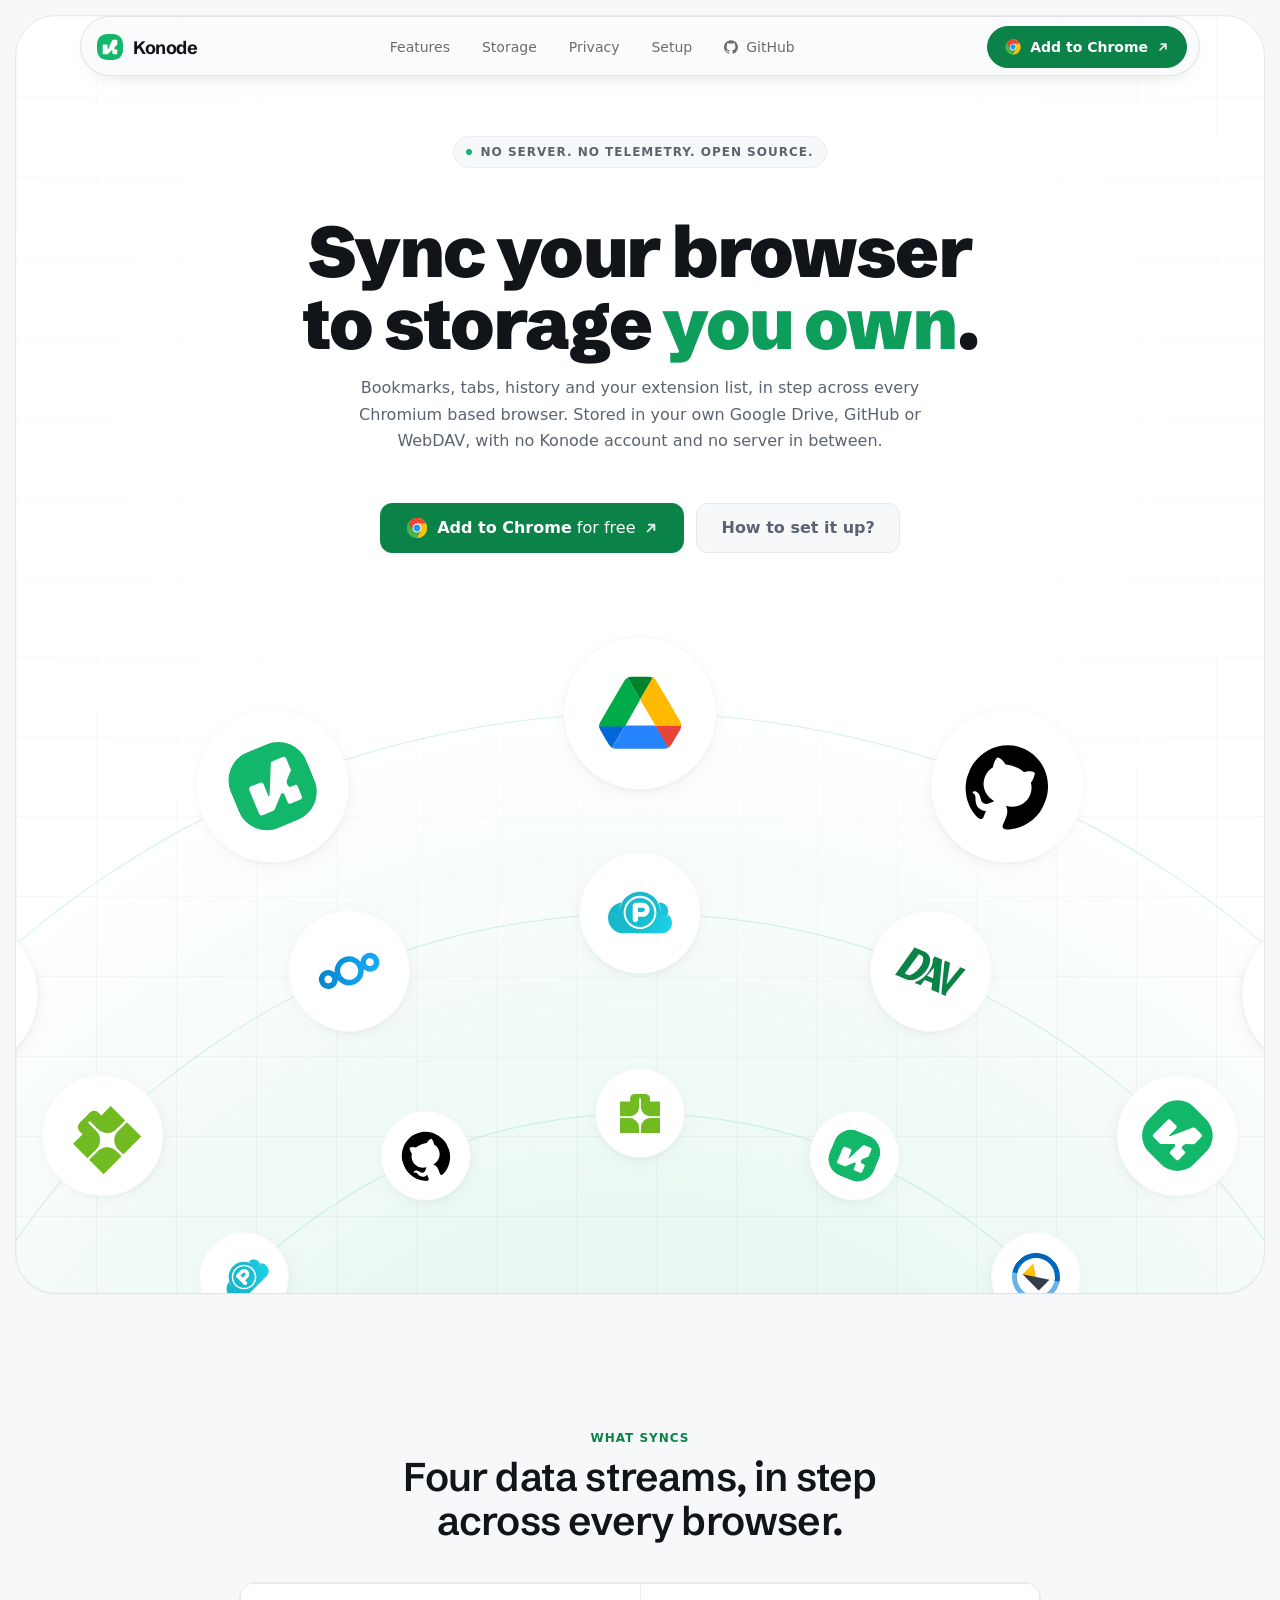
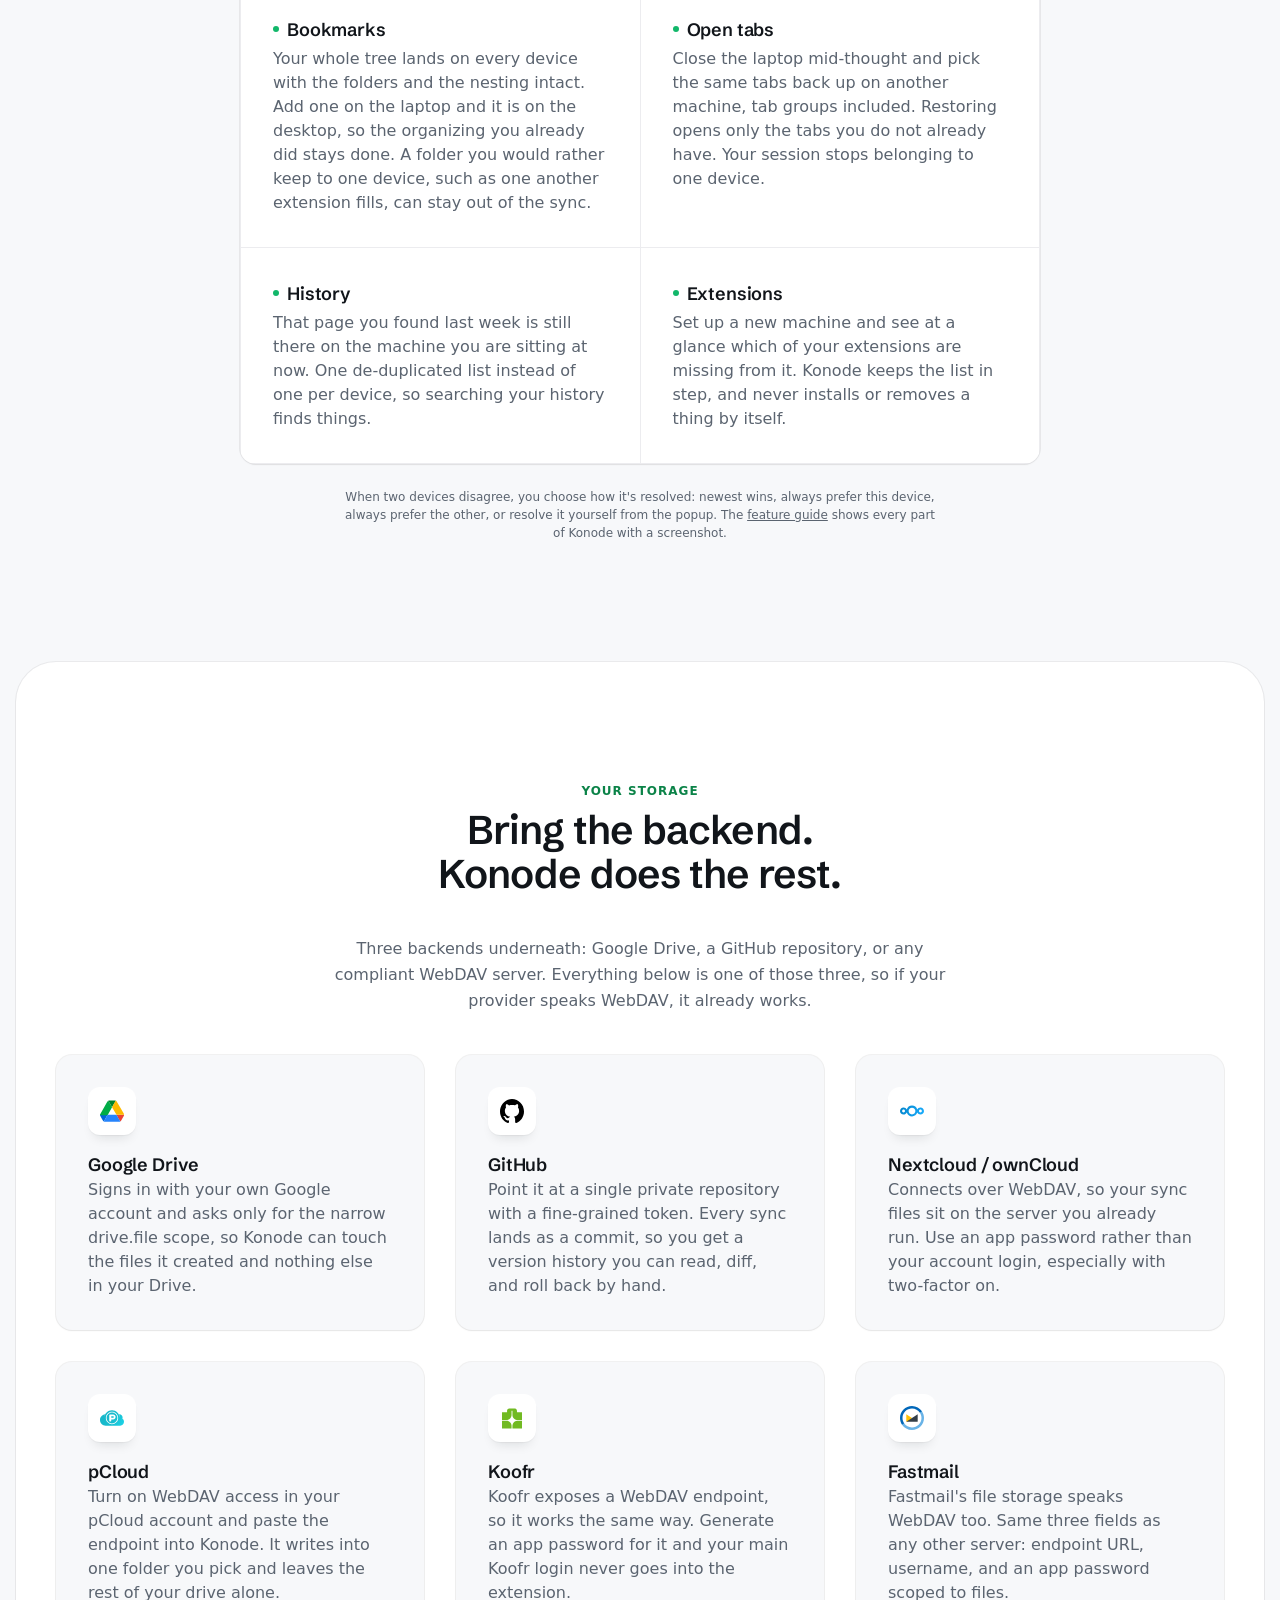
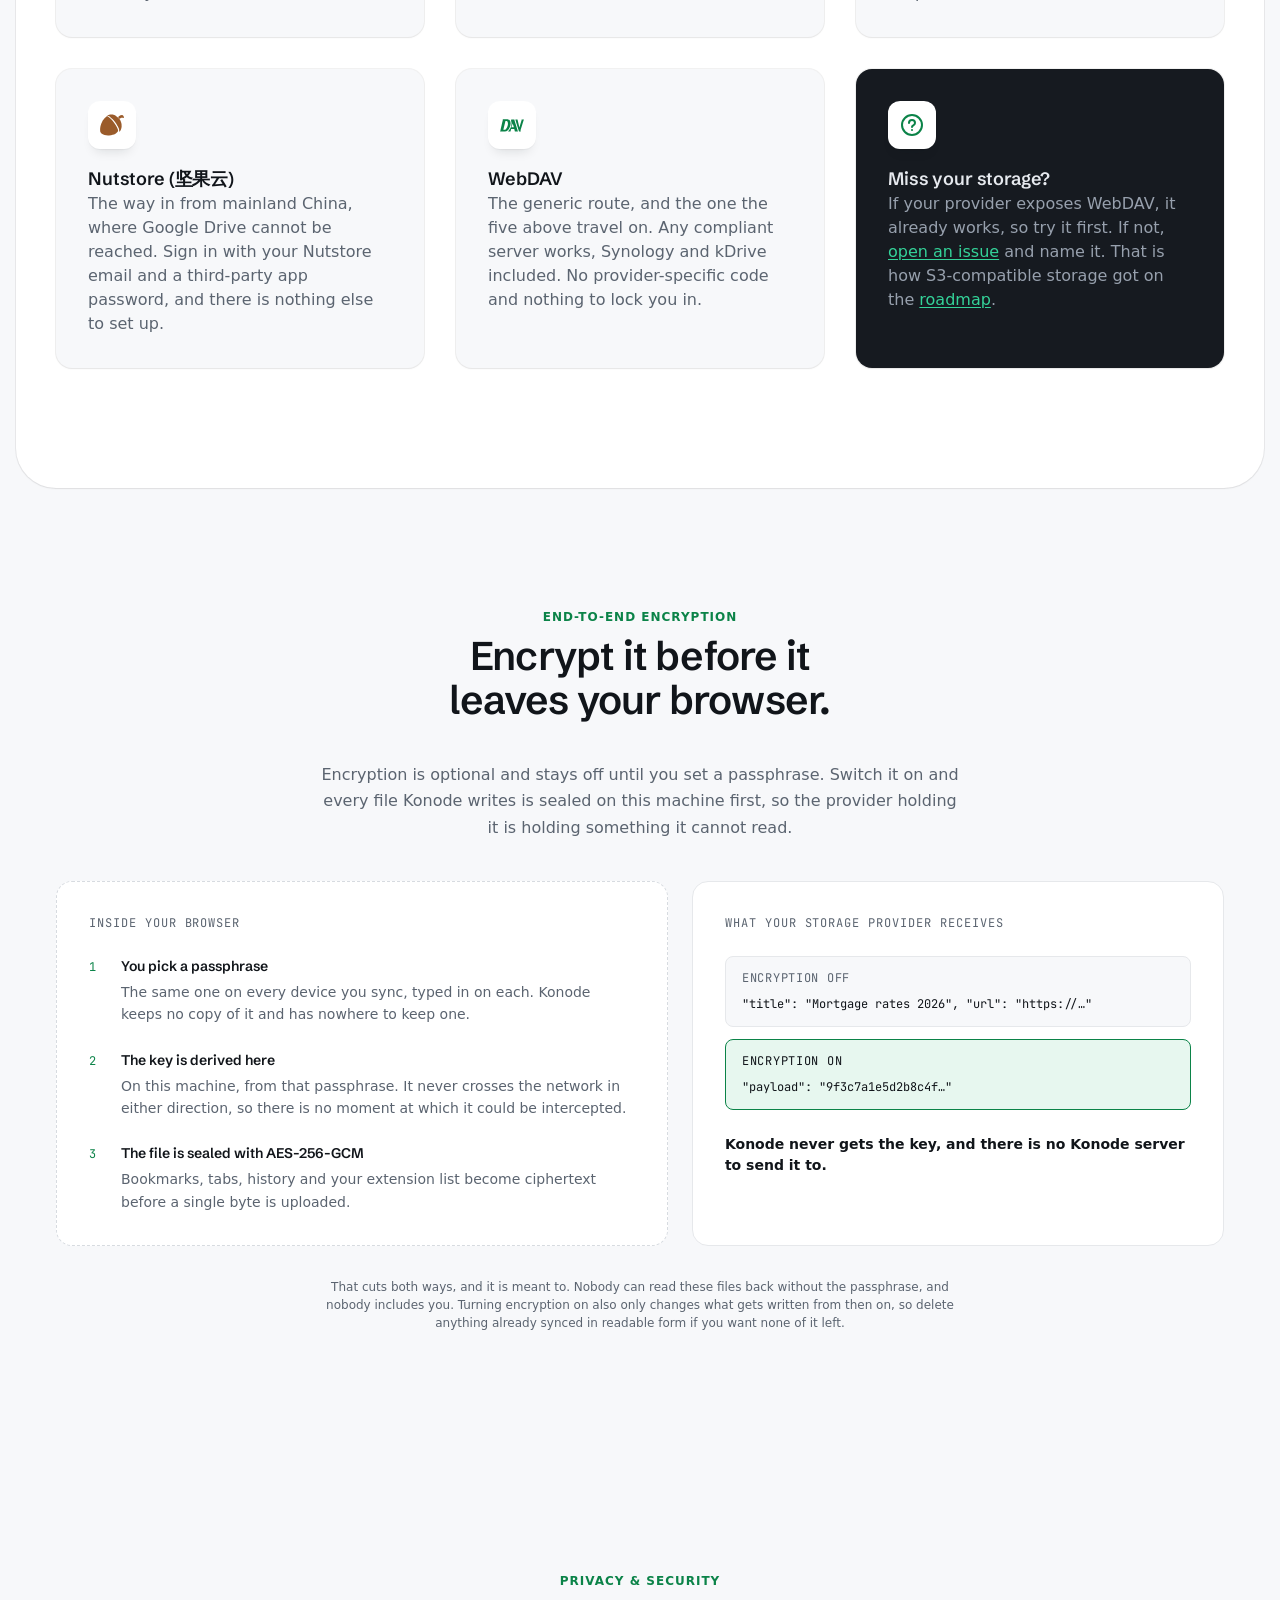
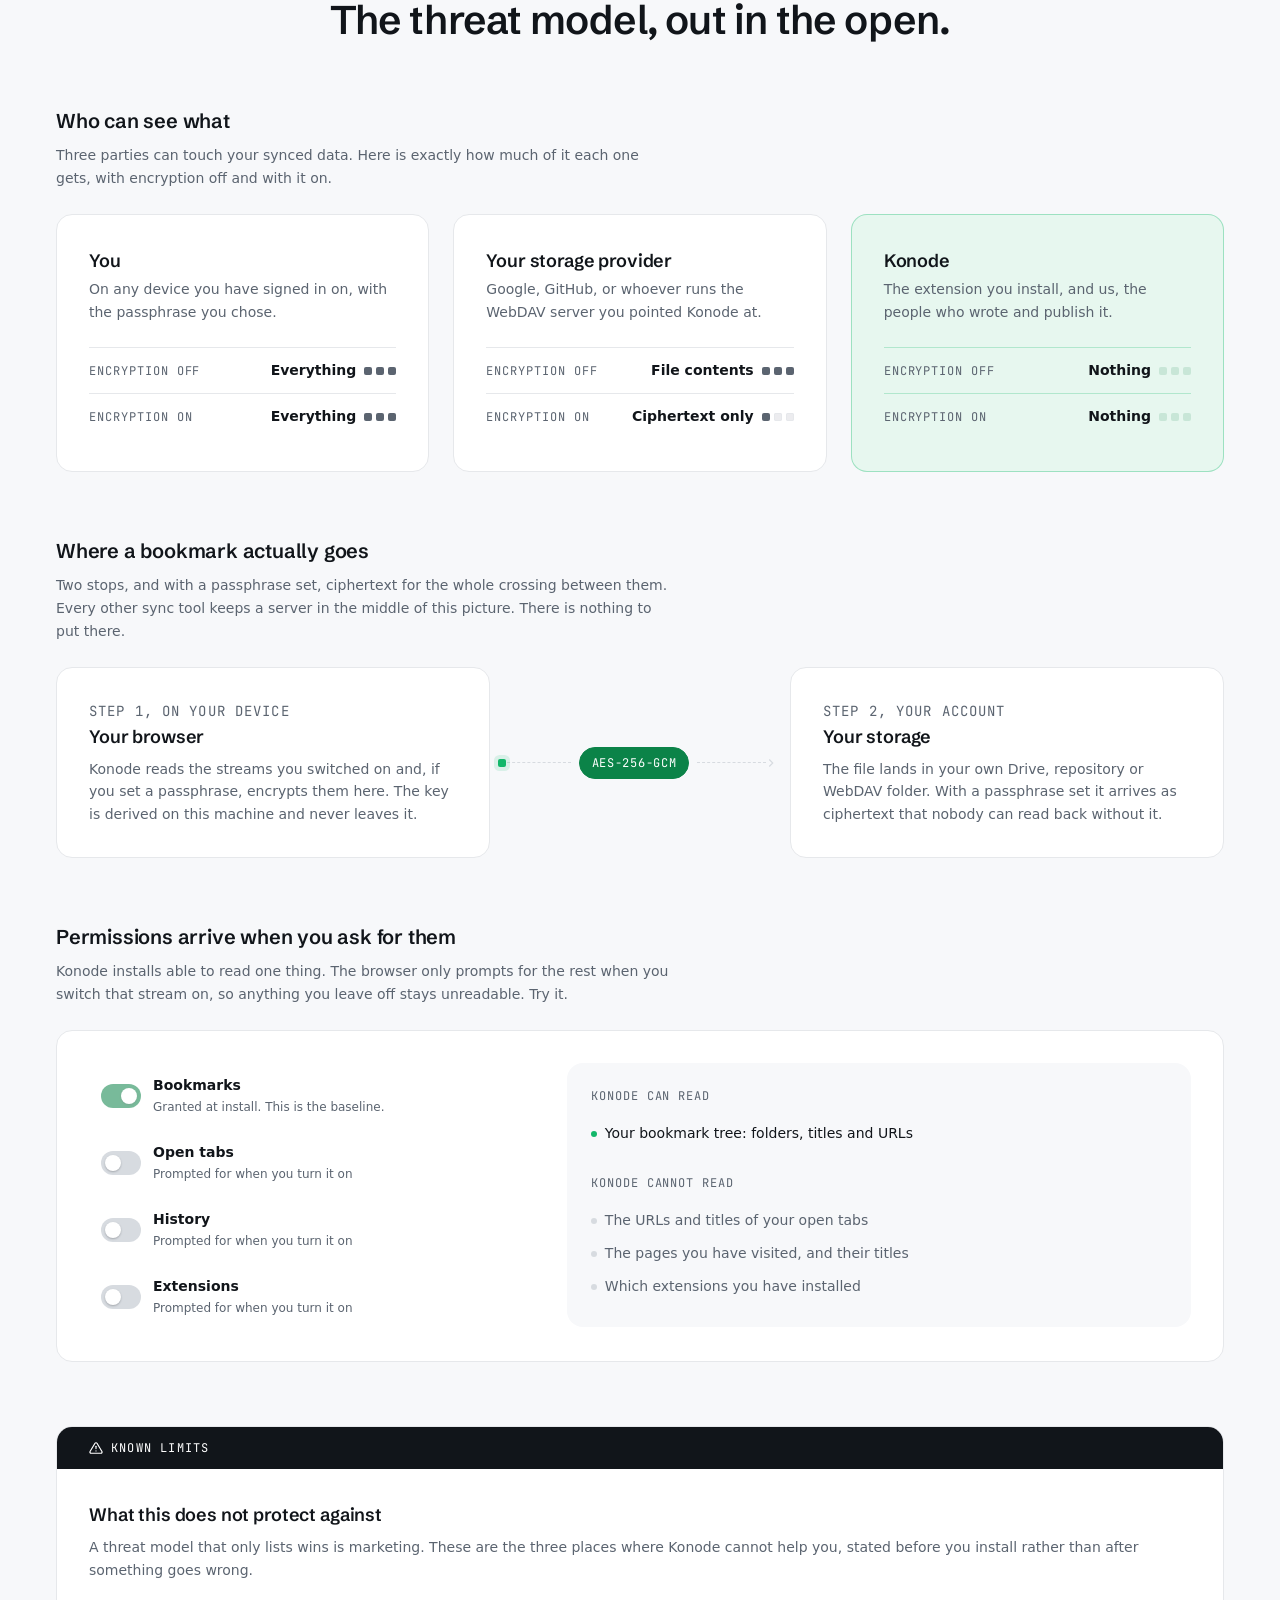
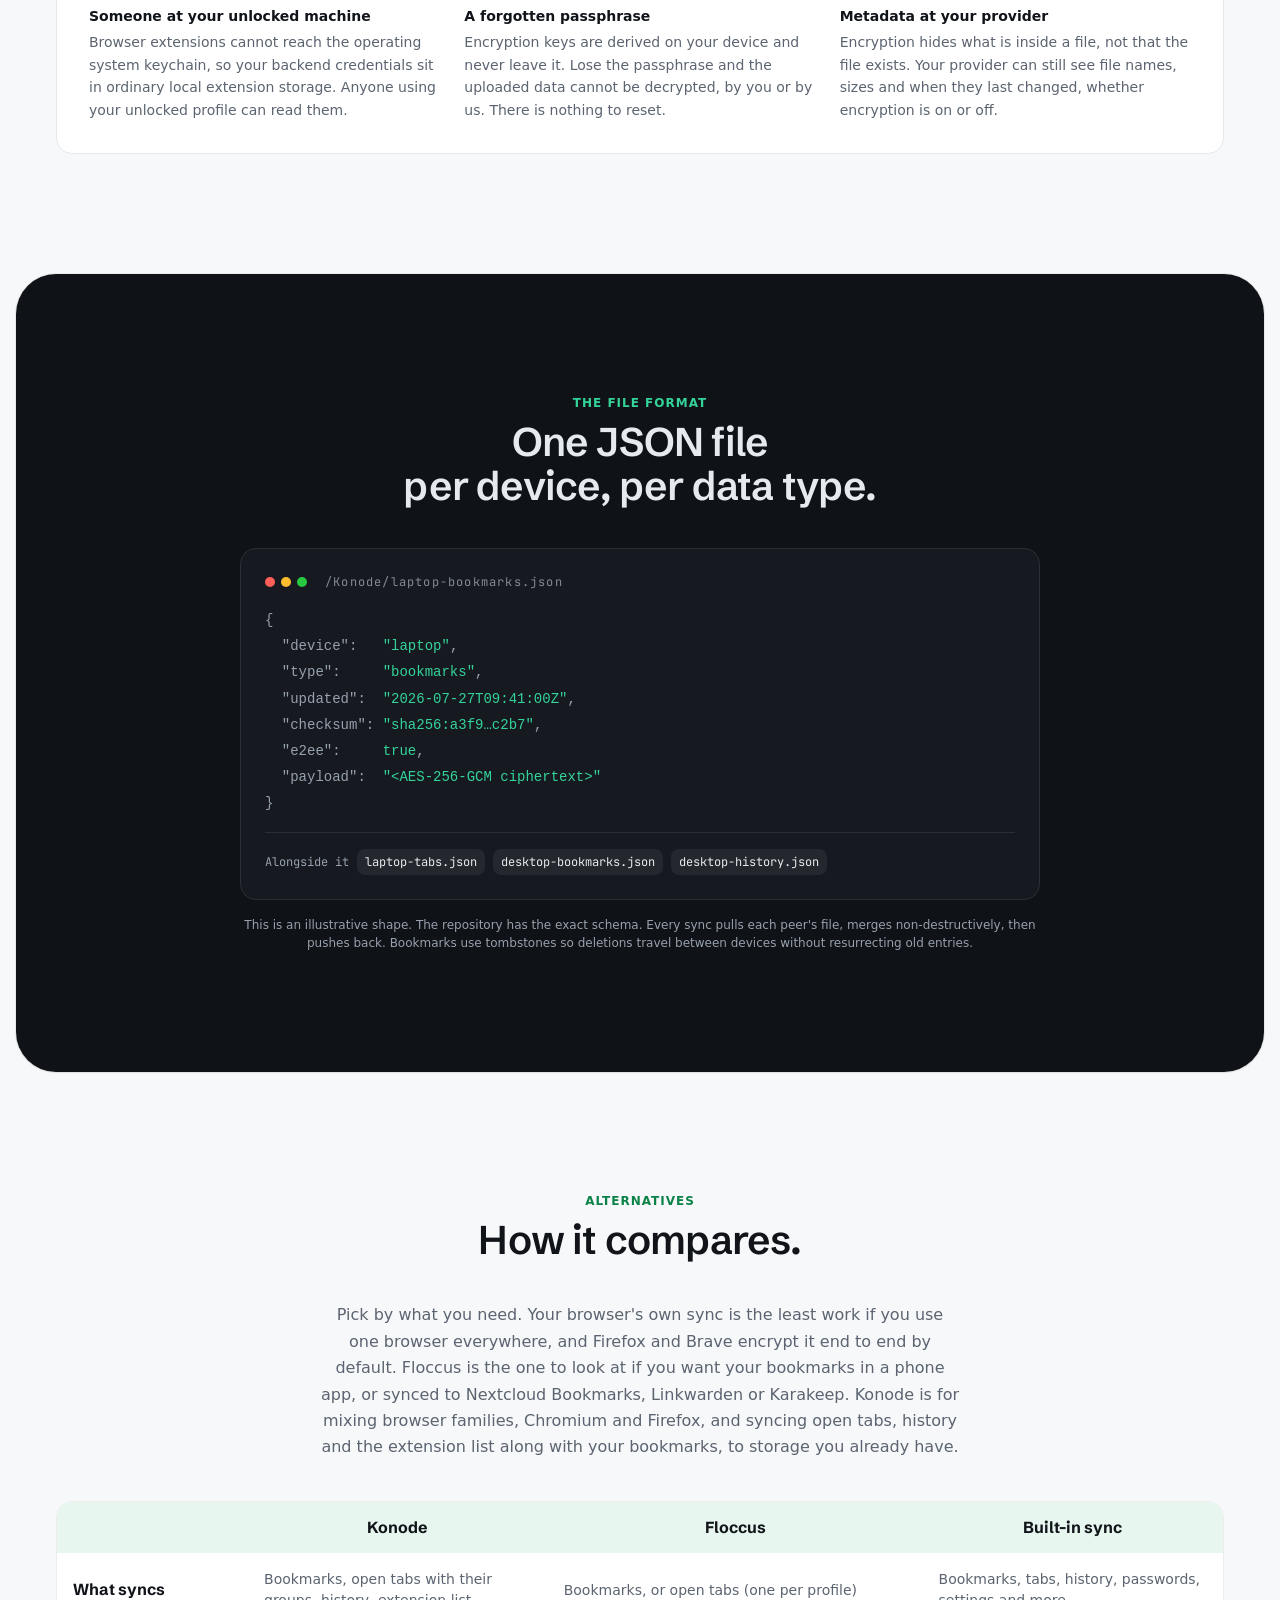
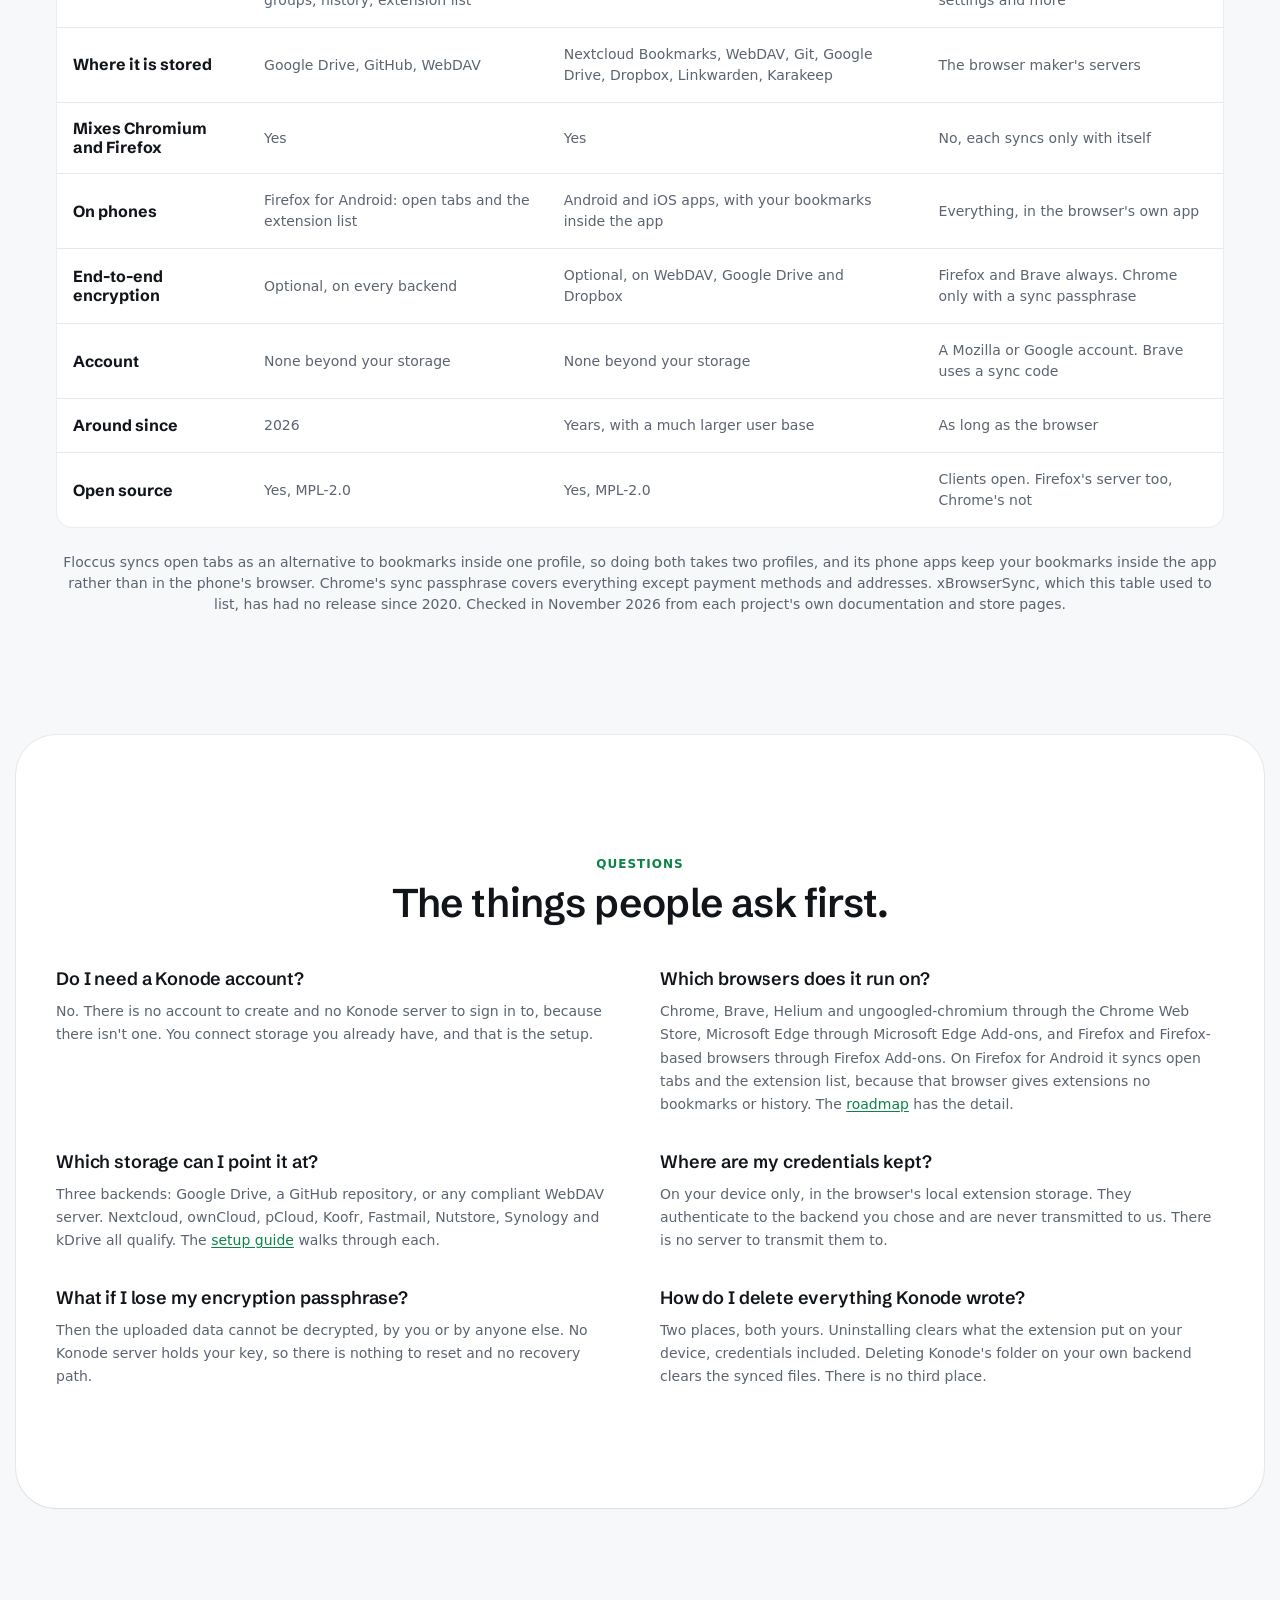
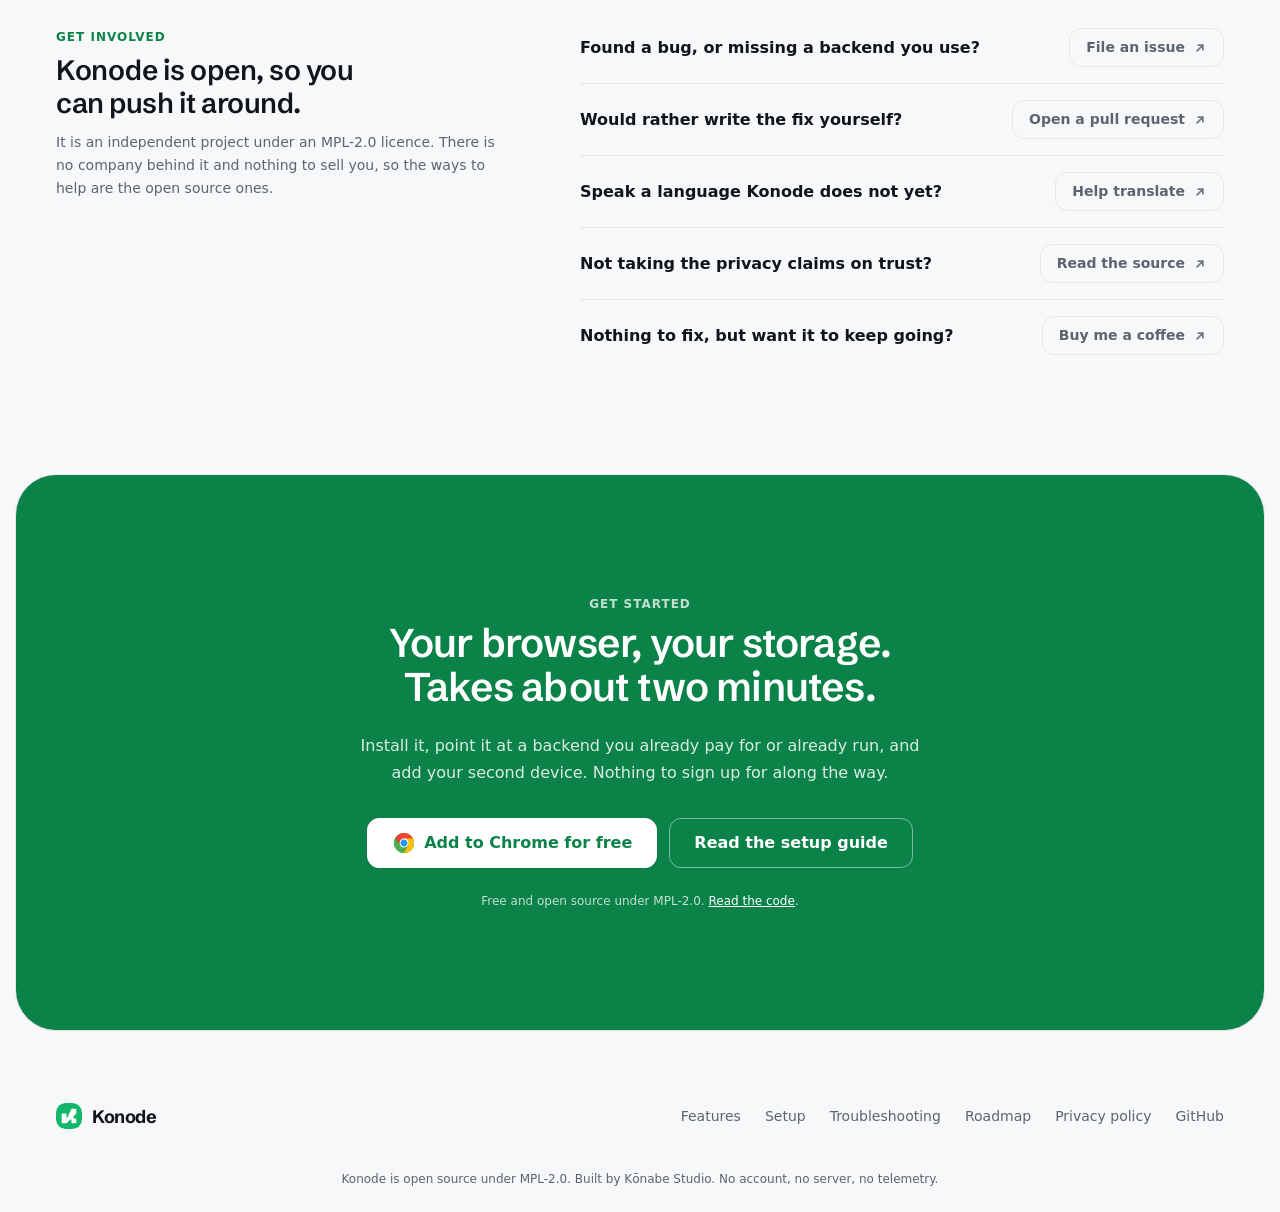
<file: index.html>
<!doctype html>
<html lang="en">
<head>
  <meta charset="utf-8" />
  <meta name="viewport" content="width=device-width, initial-scale=1" />
  <title>Konode | Privacy-first browser sync to your own storage</title>
  <meta name="description" content="Konode keeps bookmarks, open tabs, history and your extension list in step across every browser, stored in your own Google Drive, GitHub repo or WebDAV server. No server. No telemetry. Open source." />
  <link rel="canonical" href="https://konode.org/" />
  <link rel="icon" href="icon.svg?v=2" type="image/svg+xml" />
  <link rel="icon" href="icon128.png?v=2" sizes="128x128" />
  <link rel="apple-touch-icon" href="icon128.png?v=2" />
  <meta name="theme-color" content="#f7f8fa" />
  <link rel="preload" href="fonts/schibsted-grotesk-latin.woff2" as="font" type="font/woff2" crossorigin />
  <link rel="preload" href="fonts/jetbrains-mono-latin.woff2" as="font" type="font/woff2" crossorigin />
  <link rel="stylesheet" href="tokens.css?v=3" />
  <link rel="stylesheet" href="header.css?v=3" />
  <link rel="stylesheet" href="style.css?v=3" />

  <meta property="og:type" content="website" />
  <meta property="og:site_name" content="Konode" />
  <meta property="og:url" content="https://konode.org/" />
  <meta property="og:title" content="Konode | Privacy-first browser sync to your own storage" />
  <meta property="og:description" content="Bookmarks, tabs, history and extensions, synced across your browsers to your own Google Drive, GitHub or WebDAV. No server, no telemetry, open source." />
  <meta property="og:image" content="https://konode.org/og.png?v=1" />
  <meta property="og:image:width" content="1200" />
  <meta property="og:image:height" content="630" />
  <meta property="og:image:type" content="image/png" />
  <meta property="og:image:alt" content="Konode. Sync your browser to storage you own." />
  <meta name="twitter:card" content="summary_large_image" />

  <script type="application/ld+json">
  {
    "@context": "https://schema.org",
    "@type": "SoftwareApplication",
    "name": "Konode",
    "applicationCategory": "BrowserApplication",
    "operatingSystem": "Chrome, Brave, Edge, Chromium, Firefox",
    "description": "Browser extension that syncs bookmarks, open tabs, history, and the installed-extension list to storage you own: Google Drive, a GitHub repository, or any WebDAV server. No account, no server, no telemetry. Optional AES-256-GCM end-to-end encryption.",
    "url": "https://konode.org/",
    "downloadUrl": "https://chromewebstore.google.com/detail/konode/mmlfiiimnpnjcjhhbldenpcmnibedkfa",
    "license": "https://www.mozilla.org/en-US/MPL/2.0/",
    "isAccessibleForFree": true,
    "offers": { "@type": "Offer", "price": "0", "priceCurrency": "USD" },
    "author": { "@type": "Organization", "name": "Kōnabe Studio" }
  }
  </script>

  <script src="konode.js" defer></script>
</head>
<body>
  <a class="skip" href="#main">Skip to content</a>

  <header class="site-header">
    <a class="brand" href="/"><img src="icon.svg" alt="" /> Konode</a>

    <nav class="primary-nav" aria-label="Primary navigation">
      <a href="#features">Features</a>
      <a href="#storage">Storage</a>
      <a href="#privacy">Privacy</a>
      <a href="setup.html">Setup</a>
      <a href="https://github.com/konabe-studio/konode" target="_blank" rel="noopener noreferrer">
        <svg viewBox="0 0 24 24" aria-hidden="true"><path d="M12 .3a12 12 0 0 0-3.8 23.4c.6.1.8-.3.8-.6v-2.3c-3.3.7-4-1.4-4-1.4-.5-1.4-1.3-1.8-1.3-1.8-1.1-.7.1-.7.1-.7 1.2.1 1.8 1.2 1.8 1.2 1.1 1.8 2.8 1.3 3.5 1 .1-.8.4-1.3.8-1.6-2.7-.3-5.5-1.3-5.5-5.9 0-1.3.5-2.4 1.2-3.2-.1-.3-.5-1.5.1-3.2 0 0 1-.3 3.3 1.2a11.5 11.5 0 0 1 6 0c2.3-1.5 3.3-1.2 3.3-1.2.6 1.7.2 2.9.1 3.2.8.8 1.2 1.9 1.2 3.2 0 4.6-2.8 5.6-5.5 5.9.4.4.8 1.1.8 2.2v3.4c0 .3.2.7.8.6A12 12 0 0 0 12 .3Z"/></svg>
        GitHub
      </a>
    </nav>

    <details class="mobile-nav">
      <summary aria-label="Open navigation menu">
        <svg viewBox="0 0 24 24" fill="none" stroke-width="2" stroke-linecap="round" aria-hidden="true">
          <path d="M4 5h16" /><path d="M4 12h16" /><path d="M4 19h16" />
        </svg>
      </summary>
      <nav aria-label="Mobile navigation">
        <a class="m-install js-install" href="https://chromewebstore.google.com/detail/konode/mmlfiiimnpnjcjhhbldenpcmnibedkfa" target="_blank" rel="noopener noreferrer">Add to <span class="js-browser">Chrome</span> for free</a>
        <a href="#features">Features</a>
        <a href="#storage">Storage</a>
        <a href="#privacy">Privacy</a>
        <a href="features.html">Feature guide</a>
        <a href="setup.html">Setup</a>
        <a href="#compare">Compare</a>
        <a href="#faq">FAQ</a>
        <a href="troubleshooting.html">Troubleshooting</a>
        <a href="roadmap.html">Roadmap</a>
        <a href="https://github.com/konabe-studio/konode" target="_blank" rel="noopener noreferrer">GitHub</a>
      </nav>
    </details>

    <a class="header-cta js-install"
       href="https://chromewebstore.google.com/detail/konode/mmlfiiimnpnjcjhhbldenpcmnibedkfa"
       target="_blank" rel="noopener noreferrer">
      <img class="js-browser-logo" src="assets/chrome.svg" alt="" />
      <span>Add to <span class="js-browser">Chrome</span></span>
      <svg class="ext" viewBox="0 0 16 16" fill="none" aria-hidden="true"><path d="M11.3333 10V4.66667H6M11.3333 4.66667L4.66667 11.3333" stroke="currentColor" stroke-width="2" stroke-linecap="round" stroke-linejoin="round"/></svg>
    </a>
  </header>

  <main id="main">

    <!-- ============================================================ hero -- -->
    <section class="hero">
      <div class="hero-grid" aria-hidden="true"></div>

      <div class="wrap">
        <div class="hero-copy">
          <p class="chip"><span class="dot"></span><span class="chip-text"><span>No server.</span> <span>No telemetry.</span> <span>Open source.</span></span></p>

          <div>
            <h1>Sync your browser to storage <em>you own</em>.</h1>
            <p class="hero-lead">
              Bookmarks, tabs, history and your extension list, in step across every
              <span class="js-browser-family">Chromium based</span> browser. Stored in
              your own Google Drive, GitHub or WebDAV, with no Konode account and no
              server in between.
            </p>
          </div>

          <div class="hero-actions">
            <a class="btn btn-primary js-install"
               href="https://chromewebstore.google.com/detail/konode/mmlfiiimnpnjcjhhbldenpcmnibedkfa"
               target="_blank" rel="noopener noreferrer">
              <img class="js-browser-logo" src="assets/chrome.svg" alt="" />
              <span><b>Add to <span class="js-browser">Chrome</span></b> for free</span>
              <svg class="ext" viewBox="0 0 16 16" fill="none" aria-hidden="true"><path d="M11.3333 10V4.66667H6M11.3333 4.66667L4.66667 11.3333" stroke="currentColor" stroke-width="2" stroke-linecap="round" stroke-linejoin="round"/></svg>
            </a>
            <a class="btn btn-secondary" href="setup.html">How to set it up?</a>
          </div>
        </div>
      </div>

      <!-- Dial plate. Three rings: big turns right, middle left, small right. -->
      <div class="dial" aria-hidden="true">
        <div class="ring ring-big">
          <span class="tile s1"><img src="assets/drive.svg" alt="" /></span>
          <span class="tile s2"><img src="assets/github.svg" alt="" /></span>
          <span class="tile s3"><img src="assets/nextcloud.svg" alt="" /></span>
          <span class="tile s4"><img src="assets/pcloud.svg" alt="" /></span>
          <span class="tile s5"><img src="assets/koofr.svg" alt="" /></span>
          <span class="tile s6"><img src="assets/fastmail.svg" alt="" /></span>
          <span class="tile s7"><img src="assets/webdav.svg" alt="" /></span>
          <span class="tile s8"><img src="icon.svg" alt="" /></span>
          <span class="tile s9"><img src="assets/drive.svg" alt="" /></span>
          <span class="tile s10"><img src="assets/github.svg" alt="" /></span>
          <span class="tile s11"><img src="assets/nextcloud.svg" alt="" /></span>
          <span class="tile s12"><img src="assets/pcloud.svg" alt="" /></span>
          <span class="tile s13"><img src="assets/koofr.svg" alt="" /></span>
          <span class="tile s14"><img src="assets/fastmail.svg" alt="" /></span>
          <span class="tile s15"><img src="assets/webdav.svg" alt="" /></span>
          <span class="tile s16"><img src="icon.svg" alt="" /></span>
        </div>

        <div class="ring ring-middle">
          <span class="tile s1"><img src="assets/pcloud.svg" alt="" /></span>
          <span class="tile s2"><img src="assets/webdav.svg" alt="" /></span>
          <span class="tile s3"><img src="icon.svg" alt="" /></span>
          <span class="tile s4"><img src="assets/drive.svg" alt="" /></span>
          <span class="tile s5"><img src="assets/fastmail.svg" alt="" /></span>
          <span class="tile s6"><img src="assets/github.svg" alt="" /></span>
          <span class="tile s7"><img src="assets/koofr.svg" alt="" /></span>
          <span class="tile s8"><img src="assets/nextcloud.svg" alt="" /></span>
          <span class="tile s9"><img src="assets/pcloud.svg" alt="" /></span>
          <span class="tile s10"><img src="assets/webdav.svg" alt="" /></span>
          <span class="tile s11"><img src="icon.svg" alt="" /></span>
          <span class="tile s12"><img src="assets/drive.svg" alt="" /></span>
          <span class="tile s13"><img src="assets/fastmail.svg" alt="" /></span>
          <span class="tile s14"><img src="assets/github.svg" alt="" /></span>
          <span class="tile s15"><img src="assets/koofr.svg" alt="" /></span>
          <span class="tile s16"><img src="assets/nextcloud.svg" alt="" /></span>
        </div>

        <div class="ring ring-small">
          <span class="tile s1"><img src="assets/koofr.svg" alt="" /></span>
          <span class="tile s2"><img src="icon.svg" alt="" /></span>
          <span class="tile s3"><img src="assets/fastmail.svg" alt="" /></span>
          <span class="tile s4"><img src="assets/webdav.svg" alt="" /></span>
          <span class="tile s5"><img src="assets/nextcloud.svg" alt="" /></span>
          <span class="tile s6"><img src="assets/drive.svg" alt="" /></span>
          <span class="tile s7"><img src="assets/pcloud.svg" alt="" /></span>
          <span class="tile s8"><img src="assets/github.svg" alt="" /></span>
          <span class="tile s9"><img src="assets/koofr.svg" alt="" /></span>
          <span class="tile s10"><img src="icon.svg" alt="" /></span>
          <span class="tile s11"><img src="assets/fastmail.svg" alt="" /></span>
          <span class="tile s12"><img src="assets/webdav.svg" alt="" /></span>
          <span class="tile s13"><img src="assets/nextcloud.svg" alt="" /></span>
          <span class="tile s14"><img src="assets/drive.svg" alt="" /></span>
          <span class="tile s15"><img src="assets/pcloud.svg" alt="" /></span>
          <span class="tile s16"><img src="assets/github.svg" alt="" /></span>
        </div>
      </div>
    </section>

    <!-- ======================================================== features -- -->
    <section class="section features" id="features">
      <div class="wrap">
        <div class="section-head">
          <p class="eyebrow">What syncs</p>
          <h2>Four data streams, in step across every browser.</h2>
        </div>

        <div class="hairline-grid">
          <div>
            <h3><span class="dot"></span> Bookmarks</h3>
            <p>Your whole tree lands on every device with the folders and the nesting intact. Add one on the laptop and it is on the desktop, so the organizing you already did stays done. A folder you would rather keep to one device, such as one another extension fills, can stay out of the sync.</p>
          </div>
          <div>
            <h3><span class="dot"></span> Open tabs</h3>
            <p>Close the laptop mid-thought and pick the same tabs back up on another machine, tab groups included. Restoring opens only the tabs you do not already have. Your session stops belonging to one device.</p>
          </div>
          <div>
            <h3><span class="dot"></span> History</h3>
            <p>That page you found last week is still there on the machine you are sitting at now. One de-duplicated list instead of one per device, so searching your history finds things.</p>
          </div>
          <div>
            <h3><span class="dot"></span> Extensions</h3>
            <p>Set up a new machine and see at a glance which of your extensions are missing from it. Konode keeps the list in step, and never installs or removes a thing by itself.</p>
          </div>
        </div>

        <p class="footnote">When two devices disagree, you choose how it's resolved: newest wins, always prefer this device, always prefer the other, or resolve it yourself from the popup. The <a href="features.html">feature guide</a> shows every part of Konode with a screenshot.</p>
      </div>
    </section>

    <!-- ======================================================== storages -- -->
    <section class="panel panel-light" id="storage">
      <div class="wrap">
        <div class="section-head">
          <p class="eyebrow">Your storage</p>
          <h2>Bring the backend.<br />Konode does the rest.</h2>
        </div>

        <p class="section-lead">
          Three backends underneath: Google Drive, a GitHub repository, or any compliant
          WebDAV server. Everything below is one of those three, so if your provider
          speaks WebDAV, it already works.
        </p>

        <div class="card-grid">
          <div class="card">
            <span class="card-icon"><img src="assets/drive.svg" alt="" /></span>
            <div>
              <h3>Google Drive</h3>
              <p>Signs in with your own Google account and asks only for the narrow drive.file scope, so Konode can touch the files it created and nothing else in your Drive.</p>
            </div>
          </div>
          <div class="card">
            <span class="card-icon"><img src="assets/github.svg" alt="" /></span>
            <div>
              <h3>GitHub</h3>
              <p>Point it at a single private repository with a fine-grained token. Every sync lands as a commit, so you get a version history you can read, diff, and roll back by hand.</p>
            </div>
          </div>
          <div class="card">
            <span class="card-icon"><img src="assets/nextcloud.svg" alt="" /></span>
            <div>
              <h3>Nextcloud / ownCloud</h3>
              <p>Connects over WebDAV, so your sync files sit on the server you already run. Use an app password rather than your account login, especially with two-factor on.</p>
            </div>
          </div>
          <div class="card">
            <span class="card-icon"><img src="assets/pcloud.svg" alt="" /></span>
            <div>
              <h3>pCloud</h3>
              <p>Turn on WebDAV access in your pCloud account and paste the endpoint into Konode. It writes into one folder you pick and leaves the rest of your drive alone.</p>
            </div>
          </div>
          <div class="card">
            <span class="card-icon"><img src="assets/koofr.svg" alt="" /></span>
            <div>
              <h3>Koofr</h3>
              <p>Koofr exposes a WebDAV endpoint, so it works the same way. Generate an app password for it and your main Koofr login never goes into the extension.</p>
            </div>
          </div>
          <div class="card">
            <span class="card-icon"><img src="assets/fastmail.svg" alt="" /></span>
            <div>
              <h3>Fastmail</h3>
              <p>Fastmail's file storage speaks WebDAV too. Same three fields as any other server: endpoint URL, username, and an app password scoped to files.</p>
            </div>
          </div>
          <div class="card">
            <span class="card-icon"><img src="assets/nutstore.svg" alt="" /></span>
            <div>
              <h3>Nutstore (坚果云)</h3>
              <p>The way in from mainland China, where Google Drive cannot be reached. Sign in with your Nutstore email and a third-party app password, and there is nothing else to set up.</p>
            </div>
          </div>
          <div class="card">
            <span class="card-icon"><img src="assets/webdav.svg" alt="" /></span>
            <div>
              <h3>WebDAV</h3>
              <p>The generic route, and the one the five above travel on. Any compliant server works, Synology and kDrive included. No provider-specific code and nothing to lock you in.</p>
            </div>
          </div>
          <div class="card card-dark">
            <span class="card-icon"><img src="assets/question.svg" alt="" /></span>
            <div>
              <h3>Miss your storage?</h3>
              <p>If your provider exposes WebDAV, it already works, so try it first. If not, <a href="https://github.com/konabe-studio/konode/issues/new" target="_blank" rel="noopener noreferrer">open an issue</a> and name it. That is how S3-compatible storage got on the <a href="roadmap.html">roadmap</a>.</p>
            </div>
          </div>
        </div>
      </div>
    </section>

    <!-- ====================================================== encryption -- -->
    <section class="section e2ee" id="encryption">
      <div class="wrap">
        <div class="section-head">
          <p class="eyebrow">End-to-end encryption</p>
          <h2>Encrypt it before it leaves your browser.</h2>
        </div>

        <p class="section-lead">
          Encryption is optional and stays off until you set a passphrase. Switch it on
          and every file Konode writes is sealed on this machine first, so the provider
          holding it is holding something it cannot read.
        </p>

        <div class="e2ee-stage">
          <div class="e2ee-device">
            <p class="e2ee-tag">Inside your browser</p>
            <ol class="e2ee-steps">
              <li>
                <h3>You pick a passphrase</h3>
                <p>The same one on every device you sync, typed in on each. Konode keeps no copy of it and has nowhere to keep one.</p>
              </li>
              <li>
                <h3>The key is derived here</h3>
                <p>On this machine, from that passphrase. It never crosses the network in either direction, so there is no moment at which it could be intercepted.</p>
              </li>
              <li>
                <h3>The file is sealed with AES-256-GCM</h3>
                <p>Bookmarks, tabs, history and your extension list become ciphertext before a single byte is uploaded.</p>
              </li>
            </ol>
          </div>

          <div class="e2ee-out">
            <p class="e2ee-tag">What your storage provider receives</p>

            <div class="e2ee-sample">
              <p class="e2ee-sample-tag">Encryption off</p>
              <code>"title": "Mortgage rates 2026", "url": "https://…"</code>
            </div>

            <div class="e2ee-sample e2ee-sample-on">
              <p class="e2ee-sample-tag">Encryption on</p>
              <code>"payload": "9f3c7a1e5d2b8c4f…"</code>
            </div>

            <p class="e2ee-claim">Konode never gets the key, and there is no Konode server to send it to.</p>
          </div>
        </div>

        <p class="footnote">
          That cuts both ways, and it is meant to. Nobody can read these files back
          without the passphrase, and nobody includes you. Turning encryption on also
          only changes what gets written from then on, so delete anything already synced
          in readable form if you want none of it left.
        </p>
      </div>
    </section>

    <!-- ========================================================= privacy -- -->
    <section class="section pd" id="privacy">
      <div class="wrap">

        <div class="section-head">
          <p class="eyebrow">Privacy &amp; security</p>
          <h2>The threat model, out in the open.</h2>
        </div>

        <!-- ============================================ 1. who sees what -->
        <div class="pd-block">
          <h3 class="pd-h3">Who can see what</h3>
          <p class="pd-sub">Three parties can touch your synced data. Here is exactly how much of it each one gets, with encryption off and with it on.</p>

          <div class="pd-actors">
            <article class="pd-actor">
              <h4>You</h4>
              <p>On any device you have signed in on, with the passphrase you chose.</p>
              <div class="pd-state">
                <span class="pd-state-label">Encryption off</span>
                <span class="pd-state-value">Everything
                  <span class="pd-pips" aria-hidden="true"><i class="on"></i><i class="on"></i><i class="on"></i></span>
                </span>
              </div>
              <div class="pd-state">
                <span class="pd-state-label">Encryption on</span>
                <span class="pd-state-value">Everything
                  <span class="pd-pips" aria-hidden="true"><i class="on"></i><i class="on"></i><i class="on"></i></span>
                </span>
              </div>
            </article>

            <article class="pd-actor">
              <h4>Your storage provider</h4>
              <p>Google, GitHub, or whoever runs the WebDAV server you pointed Konode at.</p>
              <div class="pd-state">
                <span class="pd-state-label">Encryption off</span>
                <span class="pd-state-value">File contents
                  <span class="pd-pips" aria-hidden="true"><i class="on"></i><i class="on"></i><i class="on"></i></span>
                </span>
              </div>
              <div class="pd-state">
                <span class="pd-state-label">Encryption on</span>
                <span class="pd-state-value">Ciphertext only
                  <span class="pd-pips" aria-hidden="true"><i class="on"></i><i></i><i></i></span>
                </span>
              </div>
            </article>

            <article class="pd-actor pd-actor-us">
              <h4>Konode</h4>
              <p>The extension you install, and us, the people who wrote and publish it.</p>
              <div class="pd-state">
                <span class="pd-state-label">Encryption off</span>
                <span class="pd-state-value">Nothing
                  <span class="pd-pips" aria-hidden="true"><i></i><i></i><i></i></span>
                </span>
              </div>
              <div class="pd-state">
                <span class="pd-state-label">Encryption on</span>
                <span class="pd-state-value">Nothing
                  <span class="pd-pips" aria-hidden="true"><i></i><i></i><i></i></span>
                </span>
              </div>
            </article>
          </div>
        </div>

        <!-- ========================================== 2. where data goes -->
        <div class="pd-block">
          <h3 class="pd-h3">Where a bookmark actually goes</h3>
          <p class="pd-sub">Two stops, and with a passphrase set, ciphertext for the whole crossing between them. Every other sync tool keeps a server in the middle of this picture. There is nothing to put there.</p>

          <div class="pd-path">
            <article class="pd-node">
              <p class="pd-node-tag">Step 1, on your device</p>
              <h4>Your browser</h4>
              <p>Konode reads the streams you switched on and, if you set a passphrase, encrypts them here. The key is derived on this machine and never leaves it.</p>
            </article>

            <div class="pd-link">
              <span class="pd-link-line"></span>
              <span class="pd-seal">AES-256-GCM</span>
              <span class="pd-link-line"></span>
              <svg viewBox="0 0 24 24" aria-hidden="true"><path d="m9 6 6 6-6 6" /></svg>
              <span class="pd-track" aria-hidden="true"><i class="pd-packet"></i></span>
            </div>

            <article class="pd-node">
              <p class="pd-node-tag">Step 2, your account</p>
              <h4>Your storage</h4>
              <p>The file lands in your own Drive, repository or WebDAV folder. With a passphrase set it arrives as ciphertext that nobody can read back without it.</p>
            </article>
          </div>
        </div>

        <!-- ============================================= 3. permissions -->
        <div class="pd-block">
          <h3 class="pd-h3">Permissions arrive when you ask for them</h3>
          <p class="pd-sub">Konode installs able to read one thing. The browser only prompts for the rest when you switch that stream on, so anything you leave off stays unreadable. Try it.</p>

          <form class="pd-perms" data-perm-demo>
            <div class="pd-switches">
              <label class="pd-switch">
                <input type="checkbox" value="bookmarks" checked disabled />
                <span>Bookmarks <small>Granted at install. This is the baseline.</small></span>
              </label>
              <label class="pd-switch">
                <input type="checkbox" value="tabs" />
                <span>Open tabs <small>Prompted for when you turn it on</small></span>
              </label>
              <label class="pd-switch">
                <input type="checkbox" value="history" />
                <span>History <small>Prompted for when you turn it on</small></span>
              </label>
              <label class="pd-switch">
                <input type="checkbox" value="extensions" />
                <span>Extensions <small>Prompted for when you turn it on</small></span>
              </label>
            </div>

            <div class="pd-readout" aria-live="polite">
              <h5>Konode can read</h5>
              <ul class="pd-can" data-can></ul>
              <h5>Konode cannot read</h5>
              <ul class="pd-cannot" data-cannot></ul>
            </div>
          </form>
        </div>

        <!-- ================================================== 4. limits -->
        <div class="pd-block">
          <div class="pd-limits">
            <p class="pd-limits-head">
              <svg viewBox="0 0 24 24" aria-hidden="true">
                <path d="M10.3 3.9 1.8 18a2 2 0 0 0 1.7 3h17a2 2 0 0 0 1.7-3L13.7 3.9a2 2 0 0 0-3.4 0Z" />
                <path d="M12 9v4" /><path d="M12 17h.01" />
              </svg>
              Known limits
            </p>
            <div class="pd-limits-body">
              <h3>What this does not protect against</h3>
              <p>A threat model that only lists wins is marketing. These are the three places where Konode cannot help you, stated before you install rather than after something goes wrong.</p>
              <div class="pd-limit-list">
              <div class="pd-limit">
                <h4>Someone at your unlocked machine</h4>
                <p>Browser extensions cannot reach the operating system keychain, so your backend credentials sit in ordinary local extension storage. Anyone using your unlocked profile can read them.</p>
              </div>
              <div class="pd-limit">
                <h4>A forgotten passphrase</h4>
                <p>Encryption keys are derived on your device and never leave it. Lose the passphrase and the uploaded data cannot be decrypted, by you or by us. There is nothing to reset.</p>
              </div>
              <div class="pd-limit">
                <h4>Metadata at your provider</h4>
                <p>Encryption hides what is inside a file, not that the file exists. Your provider can still see file names, sizes and when they last changed, whether encryption is on or off.</p>
                </div>
              </div>
            </div>
          </div>
        </div>

      </div>
    </section>

    <!-- ============================================================ code -- -->
    <section class="panel panel-dark code">
      <div class="wrap">
        <div class="section-head">
          <p class="eyebrow">The file format</p>
          <h2>One JSON file<br />per device, per data type.</h2>
        </div>

        <div class="code-window">
          <div class="code-bar">
            <i></i><i></i><i></i>
            <span>/Konode/laptop-bookmarks.json</span>
          </div>
          <pre><code>{
  <span class="k">"device":</span>   <span class="v">"laptop"</span>,
  <span class="k">"type":</span>     <span class="v">"bookmarks"</span>,
  <span class="k">"updated":</span>  <span class="v">"2026-07-27T09:41:00Z"</span>,
  <span class="k">"checksum":</span> <span class="v">"sha256:a3f9…c2b7"</span>,
  <span class="k">"e2ee":</span>     <span class="v">true</span>,
  <span class="k">"payload":</span>  <span class="v">"&lt;AES-256-GCM ciphertext&gt;"</span>
}</code></pre>
          <p class="code-siblings">Alongside it<span>laptop-tabs.json</span><span>desktop-bookmarks.json</span><span>desktop-history.json</span></p>
        </div>

        <p class="footnote">This is an illustrative shape. The repository has the exact schema. Every sync pulls each peer's file, merges non-destructively, then pushes back. Bookmarks use tombstones so deletions travel between devices without resurrecting old entries.</p>
      </div>
    </section>

    <!-- ========================================================= compare -- -->
    <section class="section compare" id="compare">
      <div class="wrap">
        <div class="section-head">
          <p class="eyebrow">Alternatives</p>
          <h2>How it compares.</h2>
        </div>

        <p class="section-lead">
          Pick by what you need. Your browser's own sync is the least work if you use one
          browser everywhere, and Firefox and Brave encrypt it end to end by default.
          Floccus is the one to look at if you want your bookmarks in a phone app, or
          synced to Nextcloud Bookmarks, Linkwarden or Karakeep. Konode is for mixing
          browser families, Chromium and Firefox, and syncing open tabs, history and the
          extension list along with your bookmarks, to storage you already have.
        </p>

        <div class="table-shell">
          <div class="table-scroll">
            <table class="compare">
              <thead>
                <tr>
                  <th><span class="vh">Feature</span></th>
                  <th>Konode</th>
                  <th>Floccus</th>
                  <th>Built-in sync</th>
                </tr>
              </thead>
              <tbody>
                <tr>
                  <th scope="row">What syncs</th>
                  <td>Bookmarks, open tabs with their groups, history, extension list</td>
                  <td>Bookmarks, or open tabs (one per profile)</td>
                  <td>Bookmarks, tabs, history, passwords, settings and more</td>
                </tr>
                <tr>
                  <th scope="row">Where it is stored</th>
                  <td>Google Drive, GitHub, WebDAV</td>
                  <td>Nextcloud Bookmarks, WebDAV, Git, Google Drive, Dropbox, Linkwarden, Karakeep</td>
                  <td>The browser maker's servers</td>
                </tr>
                <tr>
                  <th scope="row">Mixes Chromium and Firefox</th>
                  <td>Yes</td>
                  <td>Yes</td>
                  <td>No, each syncs only with itself</td>
                </tr>
                <tr>
                  <th scope="row">On phones</th>
                  <td>Firefox for Android: open tabs and the extension list</td>
                  <td>Android and iOS apps, with your bookmarks inside the app</td>
                  <td>Everything, in the browser's own app</td>
                </tr>
                <tr>
                  <th scope="row">End-to-end encryption</th>
                  <td>Optional, on every backend</td>
                  <td>Optional, on WebDAV, Google Drive and Dropbox</td>
                  <td>Firefox and Brave always. Chrome only with a sync passphrase</td>
                </tr>
                <tr>
                  <th scope="row">Account</th>
                  <td>None beyond your storage</td>
                  <td>None beyond your storage</td>
                  <td>A Mozilla or Google account. Brave uses a sync code</td>
                </tr>
                <tr>
                  <th scope="row">Around since</th>
                  <td>2026</td>
                  <td>Years, with a much larger user base</td>
                  <td>As long as the browser</td>
                </tr>
                <tr>
                  <th scope="row">Open source</th>
                  <td>Yes, MPL-2.0</td>
                  <td>Yes, MPL-2.0</td>
                  <td>Clients open. Firefox's server too, Chrome's not</td>
                </tr>
              </tbody>
            </table>
          </div>
        </div>

        <p class="footnote">Floccus syncs open tabs as an alternative to bookmarks inside one profile, so doing both takes two profiles, and its phone apps keep your bookmarks inside the app rather than in the phone's browser. Chrome's sync passphrase covers everything except payment methods and addresses. xBrowserSync, which this table used to list, has had no release since 2020. Checked in November 2026 from each project's own documentation and store pages.</p>
      </div>
    </section>

    <!-- ============================================================= faq -- -->
    <section class="panel panel-light faq" id="faq">
      <div class="wrap">
        <div class="section-head">
          <p class="eyebrow">Questions</p>
          <h2>The things people ask first.</h2>
        </div>

        <div class="faq-grid">
          <div>
            <h3>Do I need a Konode account?</h3>
            <p>No. There is no account to create and no Konode server to sign in to, because there isn't one. You connect storage you already have, and that is the setup.</p>
          </div>
          <div>
            <h3>Which browsers does it run on?</h3>
            <p>Chrome, Brave, Helium and ungoogled-chromium through the Chrome Web Store, Microsoft Edge through Microsoft Edge Add-ons, and Firefox and Firefox-based browsers through Firefox Add-ons. On Firefox for Android it syncs open tabs and the extension list, because that browser gives extensions no bookmarks or history. The <a href="roadmap.html">roadmap</a> has the detail.</p>
          </div>
          <div>
            <h3>Which storage can I point it at?</h3>
            <p>Three backends: Google Drive, a GitHub repository, or any compliant WebDAV server. Nextcloud, ownCloud, pCloud, Koofr, Fastmail, Nutstore, Synology and kDrive all qualify. The <a href="setup.html">setup guide</a> walks through each.</p>
          </div>
          <div>
            <h3>Where are my credentials kept?</h3>
            <p>On your device only, in the browser's local extension storage. They authenticate to the backend you chose and are never transmitted to us. There is no server to transmit them to.</p>
          </div>
          <div>
            <h3>What if I lose my encryption passphrase?</h3>
            <p>Then the uploaded data cannot be decrypted, by you or by anyone else. No Konode server holds your key, so there is nothing to reset and no recovery path.</p>
          </div>
          <div>
            <h3>How do I delete everything Konode wrote?</h3>
            <p>Two places, both yours. Uninstalling clears what the extension put on your device, credentials included. Deleting Konode's folder on your own backend clears the synced files. There is no third place.</p>
          </div>
        </div>
      </div>
    </section>

    <!-- ======================================================== help out -- -->
    <section class="section helpout" id="contribute">
      <div class="wrap">
        <div class="helpout-grid">
          <div class="helpout-intro">
            <p class="eyebrow">Get involved</p>
            <h2>Konode is open, so you can push it around.</h2>
            <p>It is an independent project under an MPL-2.0 licence. There is no company behind it and nothing to sell you, so the ways to help are the open source ones.</p>
          </div>

          <ul class="helpout-rows">
            <li>
              <p>Found a bug, or missing a backend you use?</p>
              <a class="btn btn-secondary btn-sm" href="https://github.com/konabe-studio/konode/issues/new" target="_blank" rel="noopener noreferrer">
                File an issue
                <svg class="ext" viewBox="0 0 16 16" fill="none" aria-hidden="true"><path d="M11.3333 10V4.66667H6M11.3333 4.66667L4.66667 11.3333" stroke="currentColor" stroke-width="2" stroke-linecap="round" stroke-linejoin="round"/></svg>
              </a>
            </li>
            <li>
              <p>Would rather write the fix yourself?</p>
              <a class="btn btn-secondary btn-sm" href="https://github.com/konabe-studio/konode/pulls" target="_blank" rel="noopener noreferrer">
                Open a pull request
                <svg class="ext" viewBox="0 0 16 16" fill="none" aria-hidden="true"><path d="M11.3333 10V4.66667H6M11.3333 4.66667L4.66667 11.3333" stroke="currentColor" stroke-width="2" stroke-linecap="round" stroke-linejoin="round"/></svg>
              </a>
            </li>
            <li>
              <p>Speak a language Konode does not yet?</p>
              <a class="btn btn-secondary btn-sm" href="https://hosted.weblate.org/projects/konode/" target="_blank" rel="noopener noreferrer">
                Help translate
                <svg class="ext" viewBox="0 0 16 16" fill="none" aria-hidden="true"><path d="M11.3333 10V4.66667H6M11.3333 4.66667L4.66667 11.3333" stroke="currentColor" stroke-width="2" stroke-linecap="round" stroke-linejoin="round"/></svg>
              </a>
            </li>
            <li>
              <p>Not taking the privacy claims on trust?</p>
              <a class="btn btn-secondary btn-sm" href="https://github.com/konabe-studio/konode" target="_blank" rel="noopener noreferrer">
                Read the source
                <svg class="ext" viewBox="0 0 16 16" fill="none" aria-hidden="true"><path d="M11.3333 10V4.66667H6M11.3333 4.66667L4.66667 11.3333" stroke="currentColor" stroke-width="2" stroke-linecap="round" stroke-linejoin="round"/></svg>
              </a>
            </li>
            <li>
              <p>Nothing to fix, but want it to keep going?</p>
              <a class="btn btn-secondary btn-sm" href="https://buymeacoffee.com/konabe.studio" target="_blank" rel="noopener noreferrer">
                Buy me a coffee
                <svg class="ext" viewBox="0 0 16 16" fill="none" aria-hidden="true"><path d="M11.3333 10V4.66667H6M11.3333 4.66667L4.66667 11.3333" stroke="currentColor" stroke-width="2" stroke-linecap="round" stroke-linejoin="round"/></svg>
              </a>
            </li>
          </ul>
        </div>
      </div>
    </section>

    <!-- ===================================================== closing cta -- -->
    <section class="panel cta-panel">
      <div class="wrap">
        <div class="section-head">
          <p class="eyebrow">Get started</p>
          <h2>Your browser, your storage.<br />Takes about two minutes.</h2>
        </div>

        <p class="cta-lead">
          Install it, point it at a backend you already pay for or already run, and add
          your second device. Nothing to sign up for along the way.
        </p>

        <div class="cta-actions">
          <a class="btn btn-invert js-install"
             href="https://chromewebstore.google.com/detail/konode/mmlfiiimnpnjcjhhbldenpcmnibedkfa"
             target="_blank" rel="noopener noreferrer">
            <img class="js-browser-logo" src="assets/chrome.svg" alt="" />
            <span>Add to <b class="js-browser">Chrome</b> for free</span>
          </a>
          <a class="btn btn-ghost" href="setup.html">Read the setup guide</a>
        </div>

        <p class="cta-fine">
          Free and open source under MPL-2.0.
          <a href="https://github.com/konabe-studio/konode" target="_blank" rel="noopener noreferrer">Read the code</a>.
        </p>
      </div>
    </section>

  </main>

  <footer class="site-footer">
    <div class="wrap">
      <div class="footer-top">
        <a class="brand" href="/"><img src="icon.svg" alt="" /> Konode</a>
        <nav class="footer-nav" aria-label="Footer">
          <a href="features.html">Features</a>
          <a href="setup.html">Setup</a>
          <a href="troubleshooting.html">Troubleshooting</a>
          <a href="roadmap.html">Roadmap</a>
          <a href="privacy.html">Privacy policy</a>
          <a href="https://github.com/konabe-studio/konode" target="_blank" rel="noopener noreferrer">GitHub</a>
        </nav>
      </div>
      <p class="footer-legal">Konode is open source under MPL-2.0. Built by Kōnabe Studio. No account, no server, no telemetry.</p>
    </div>
  </footer>
</body>
</html>
</file>
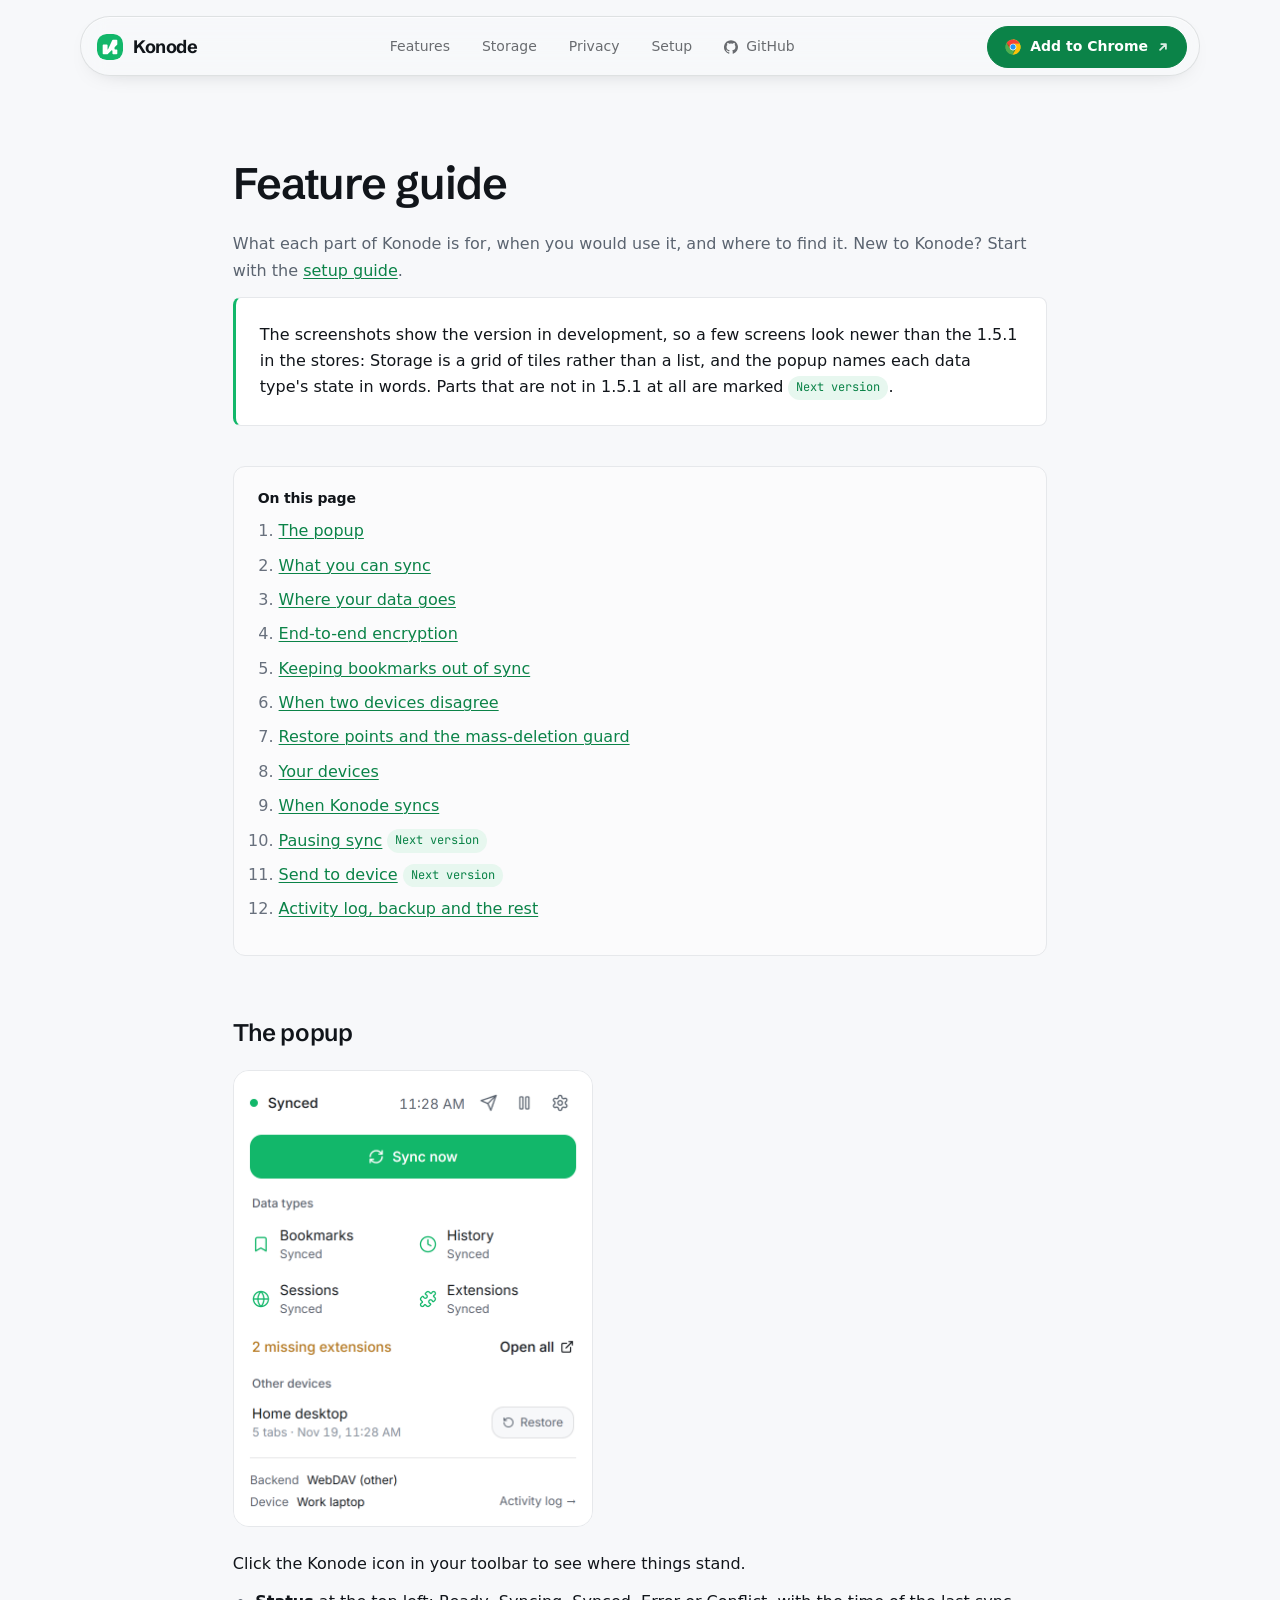
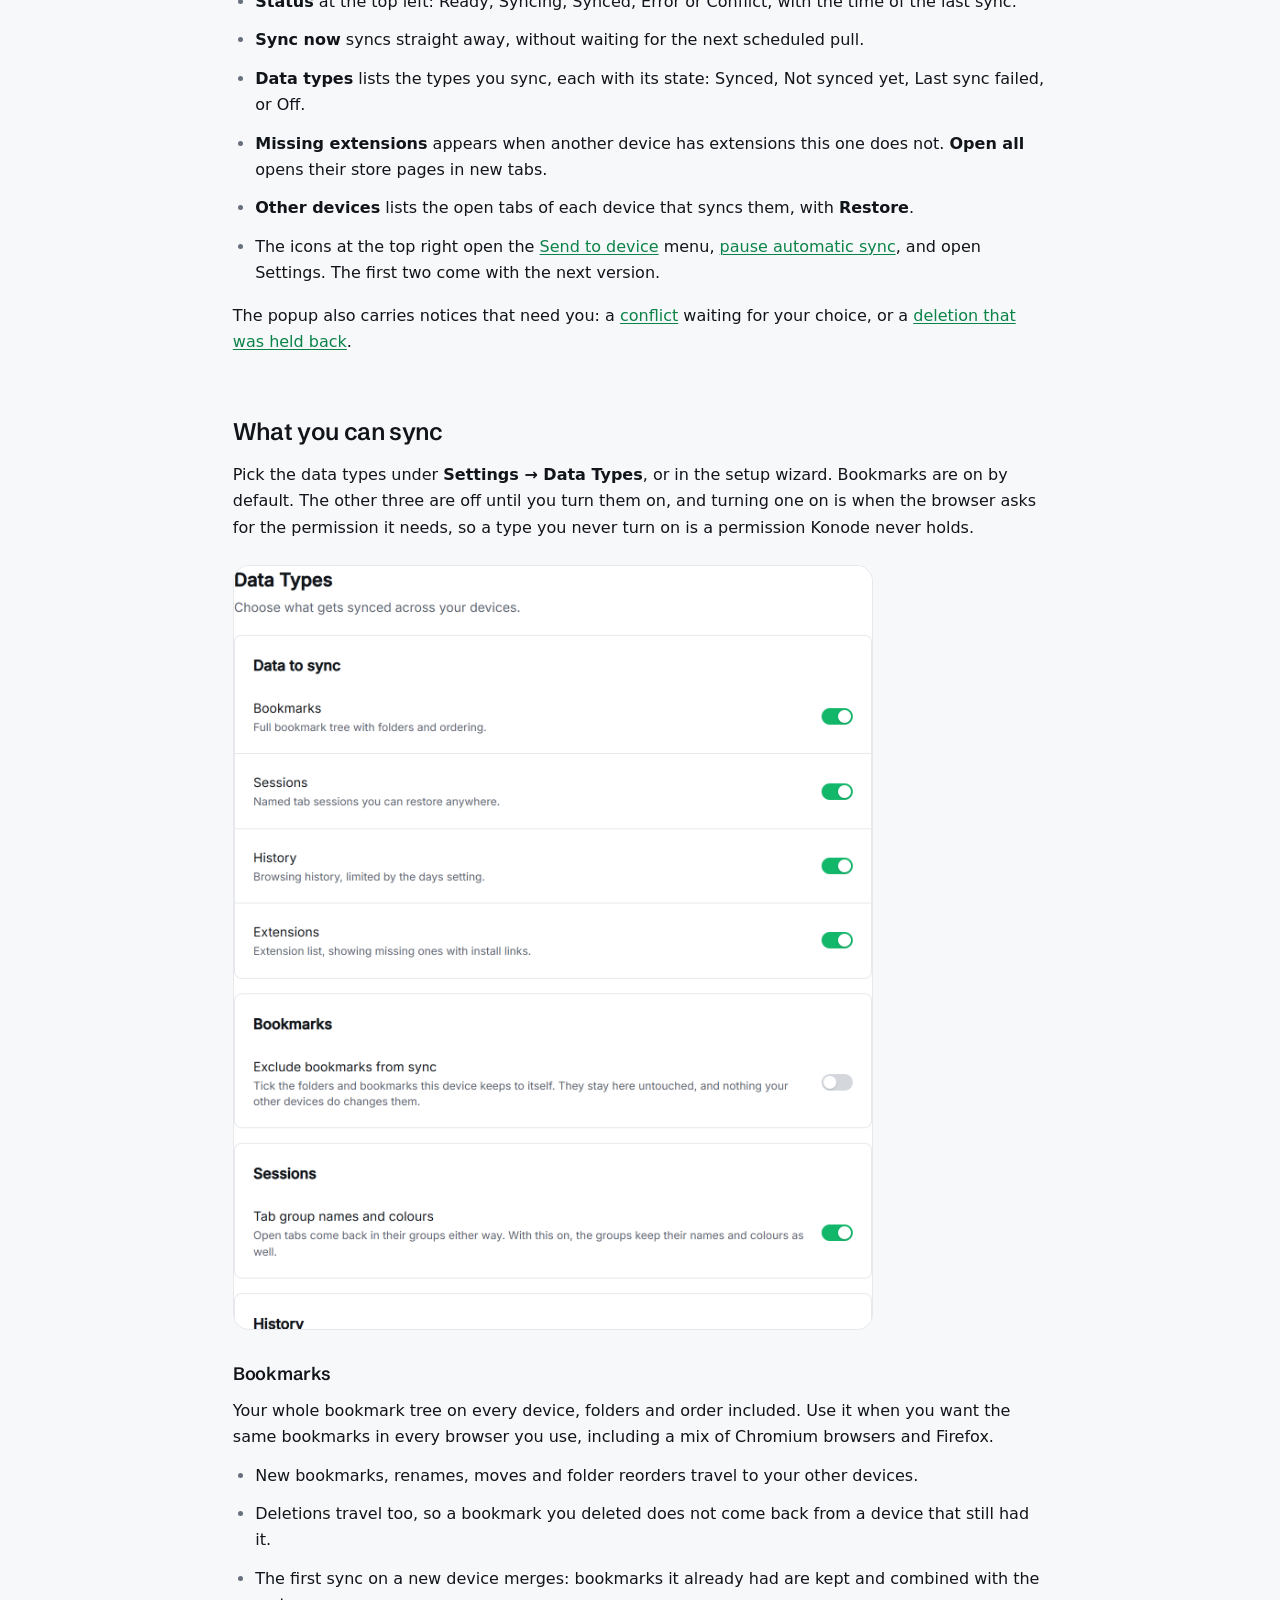
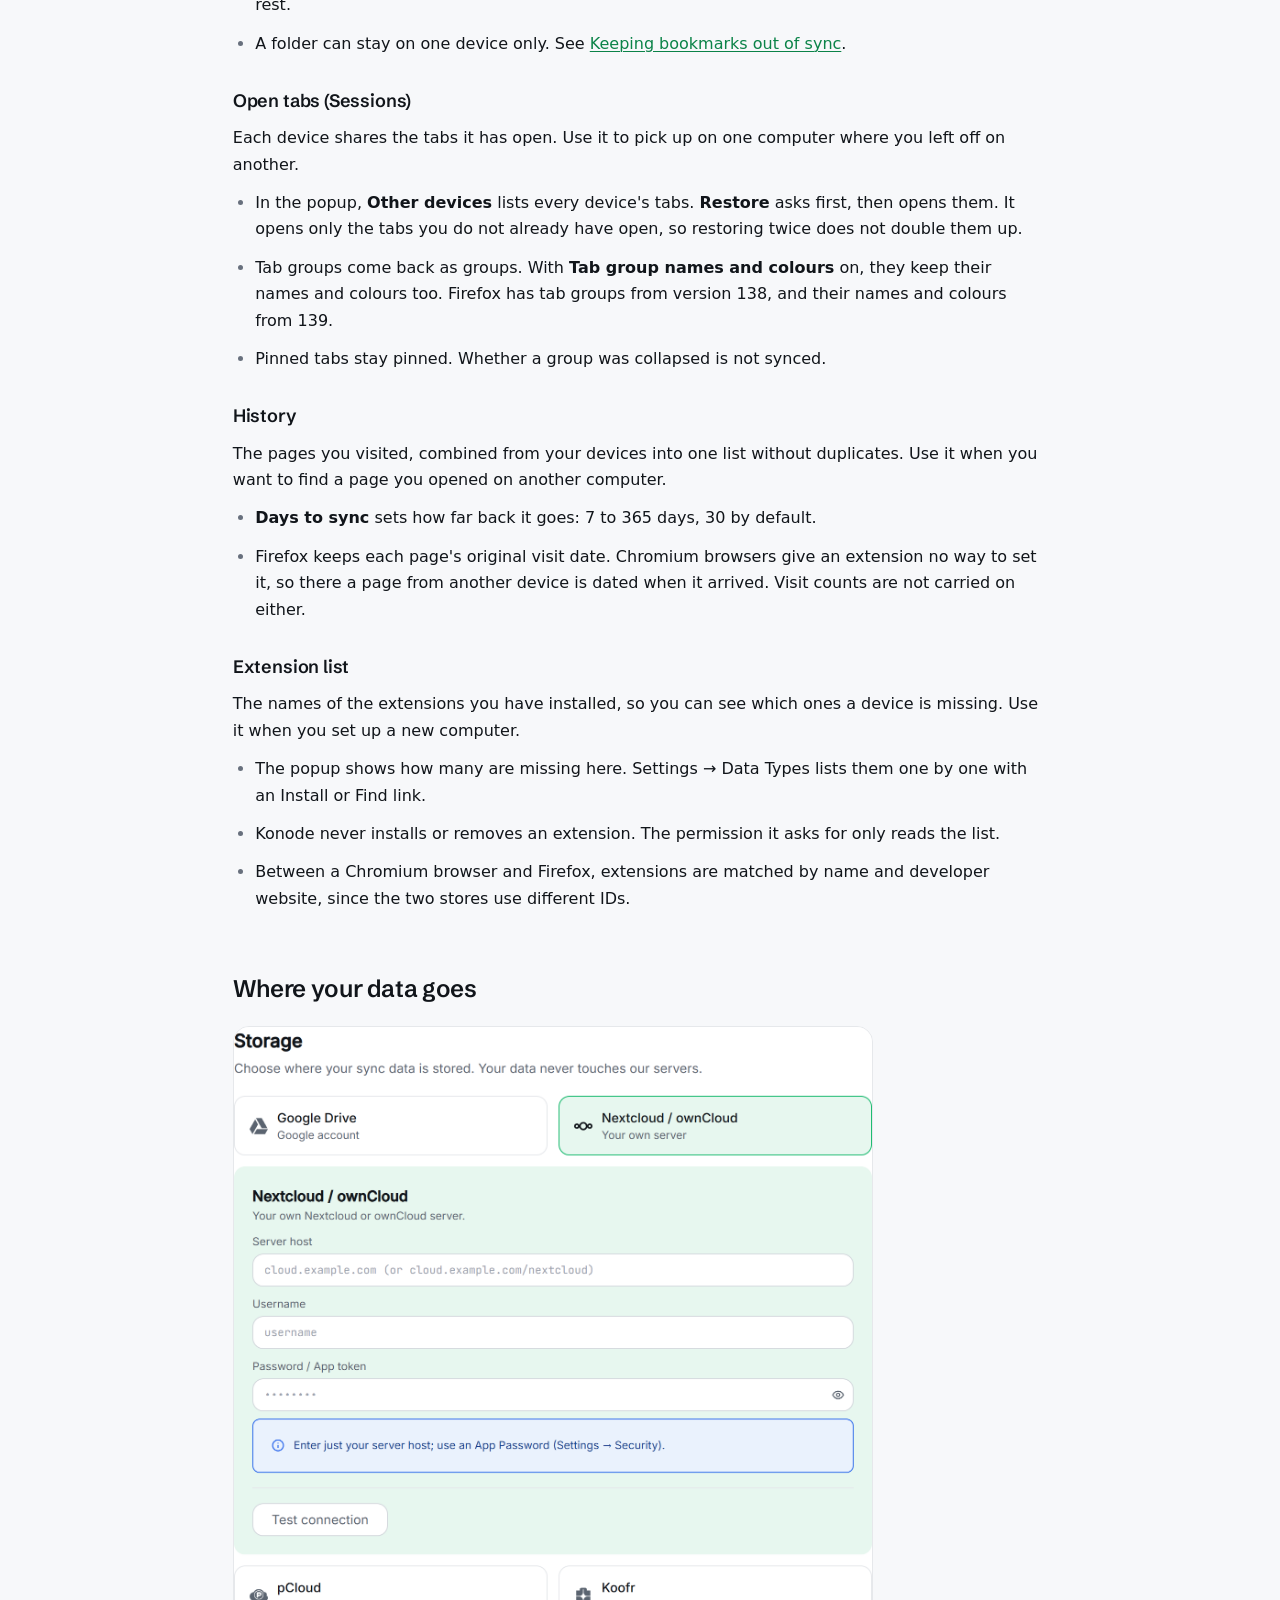
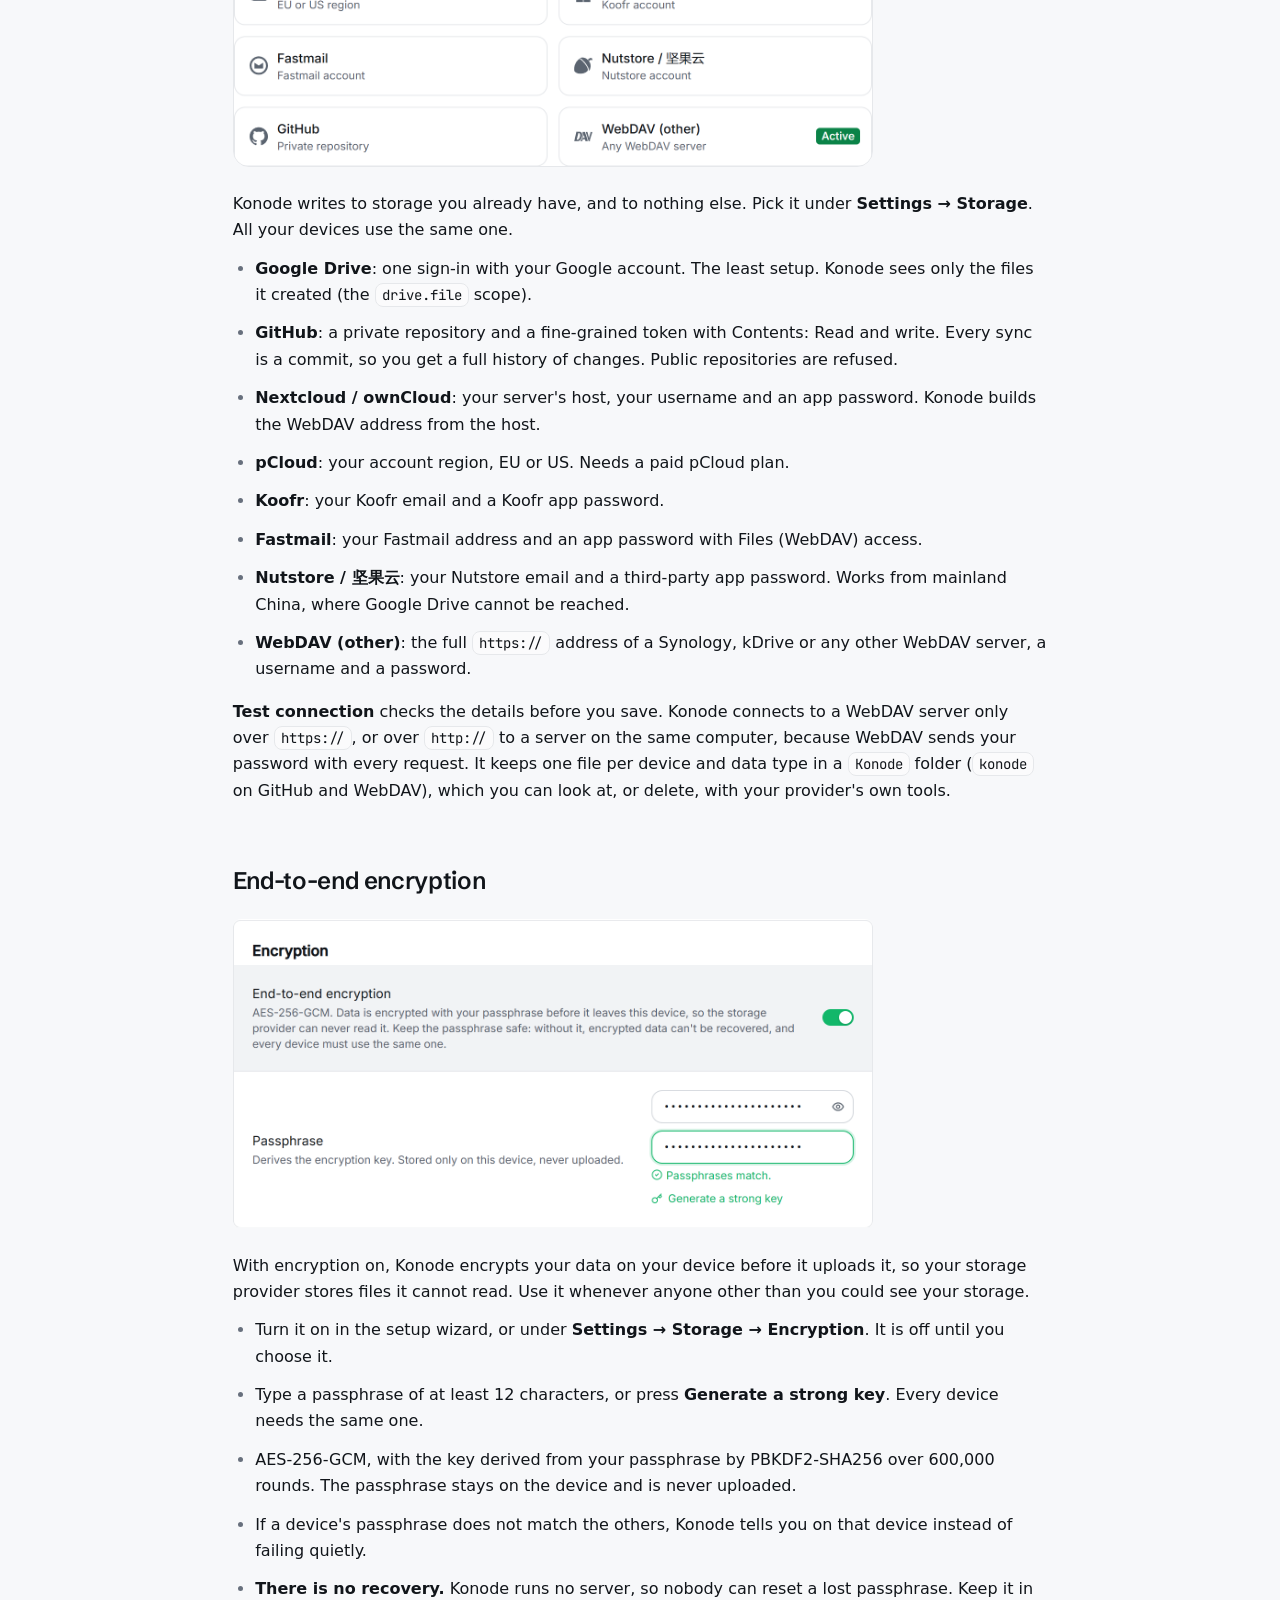
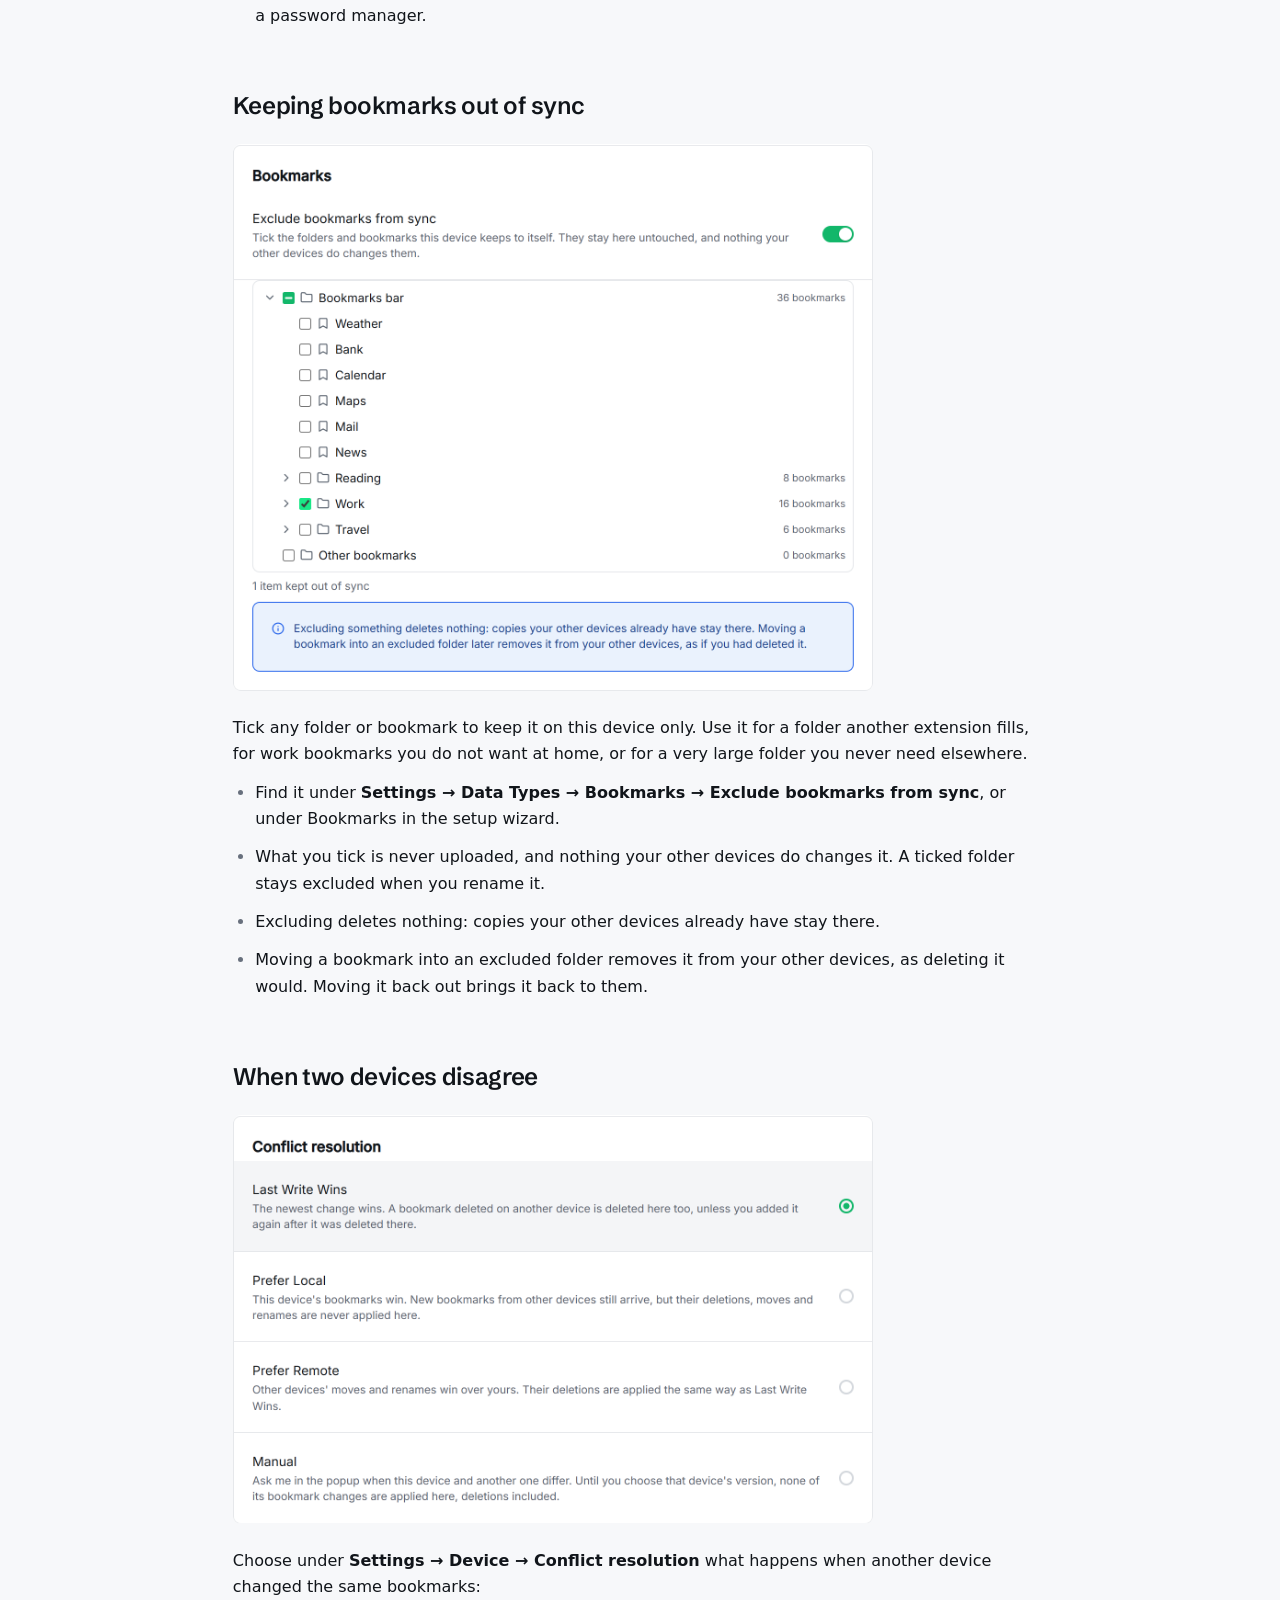
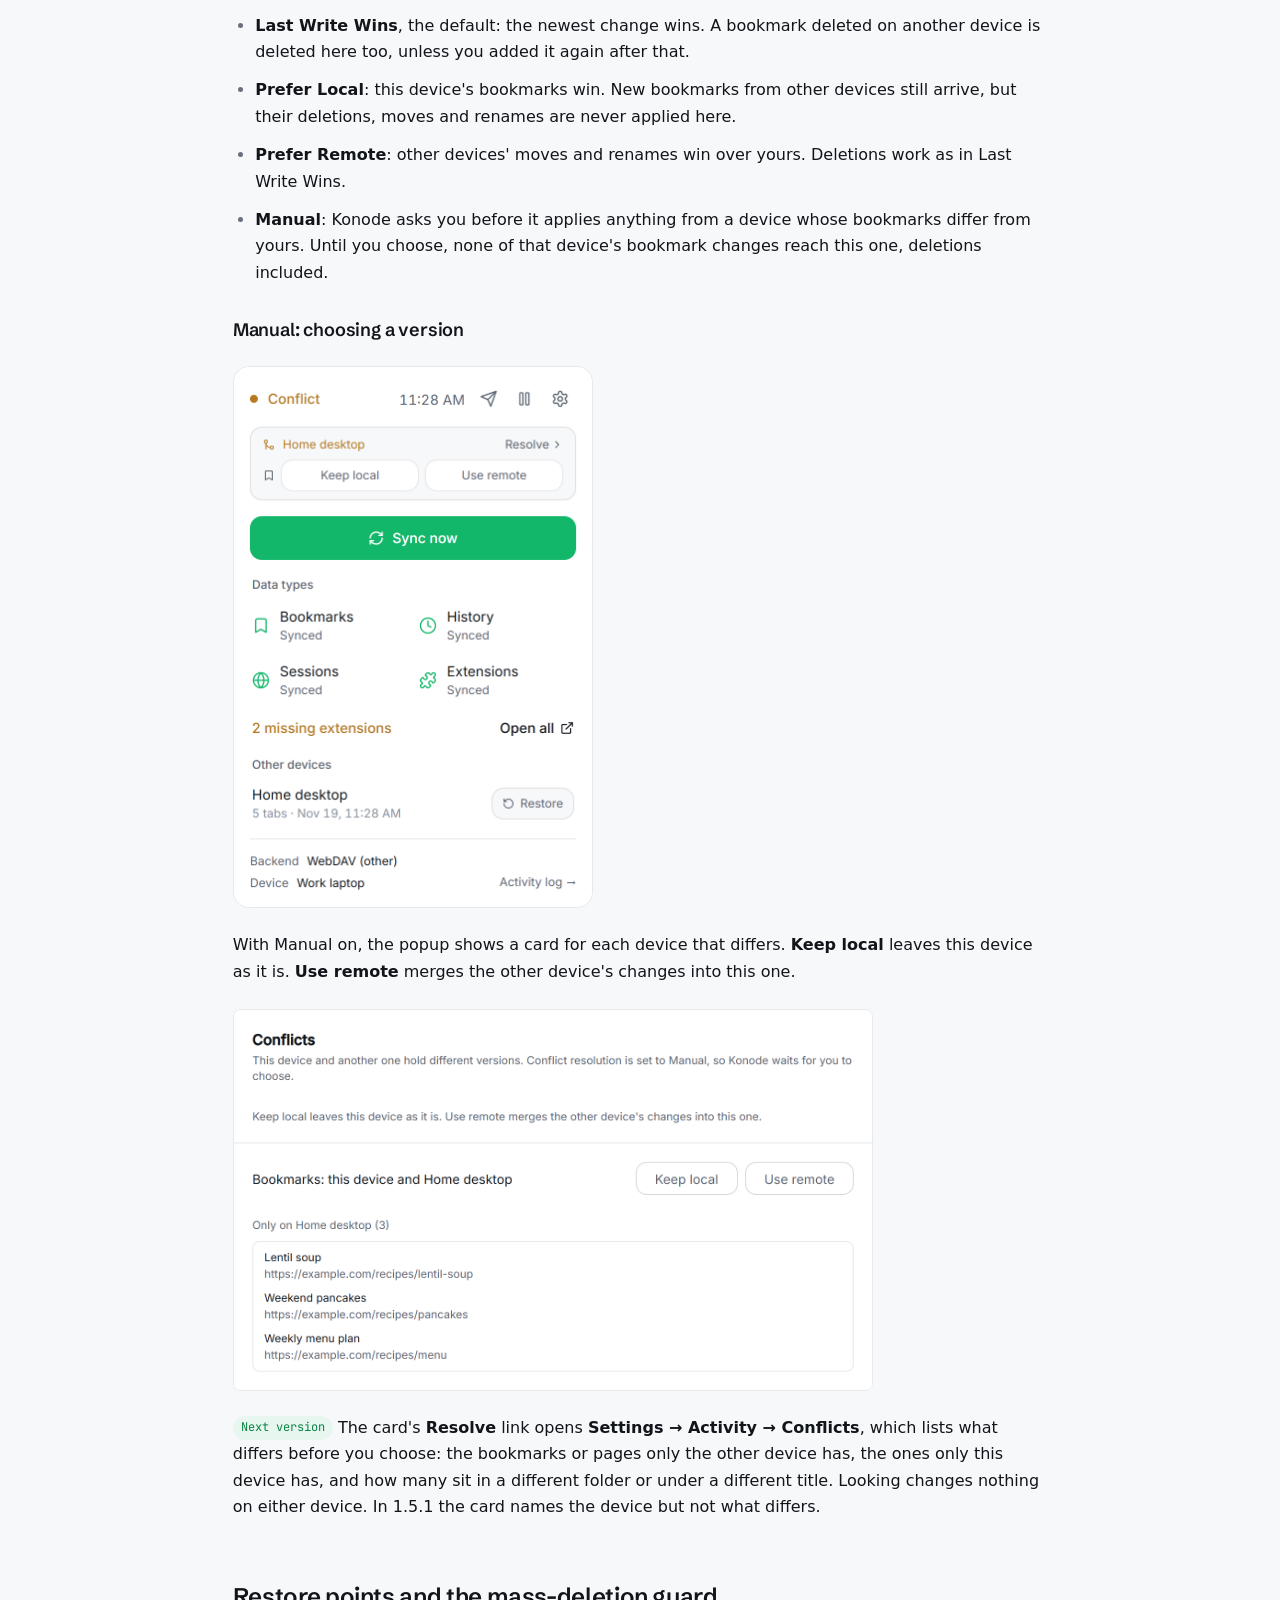
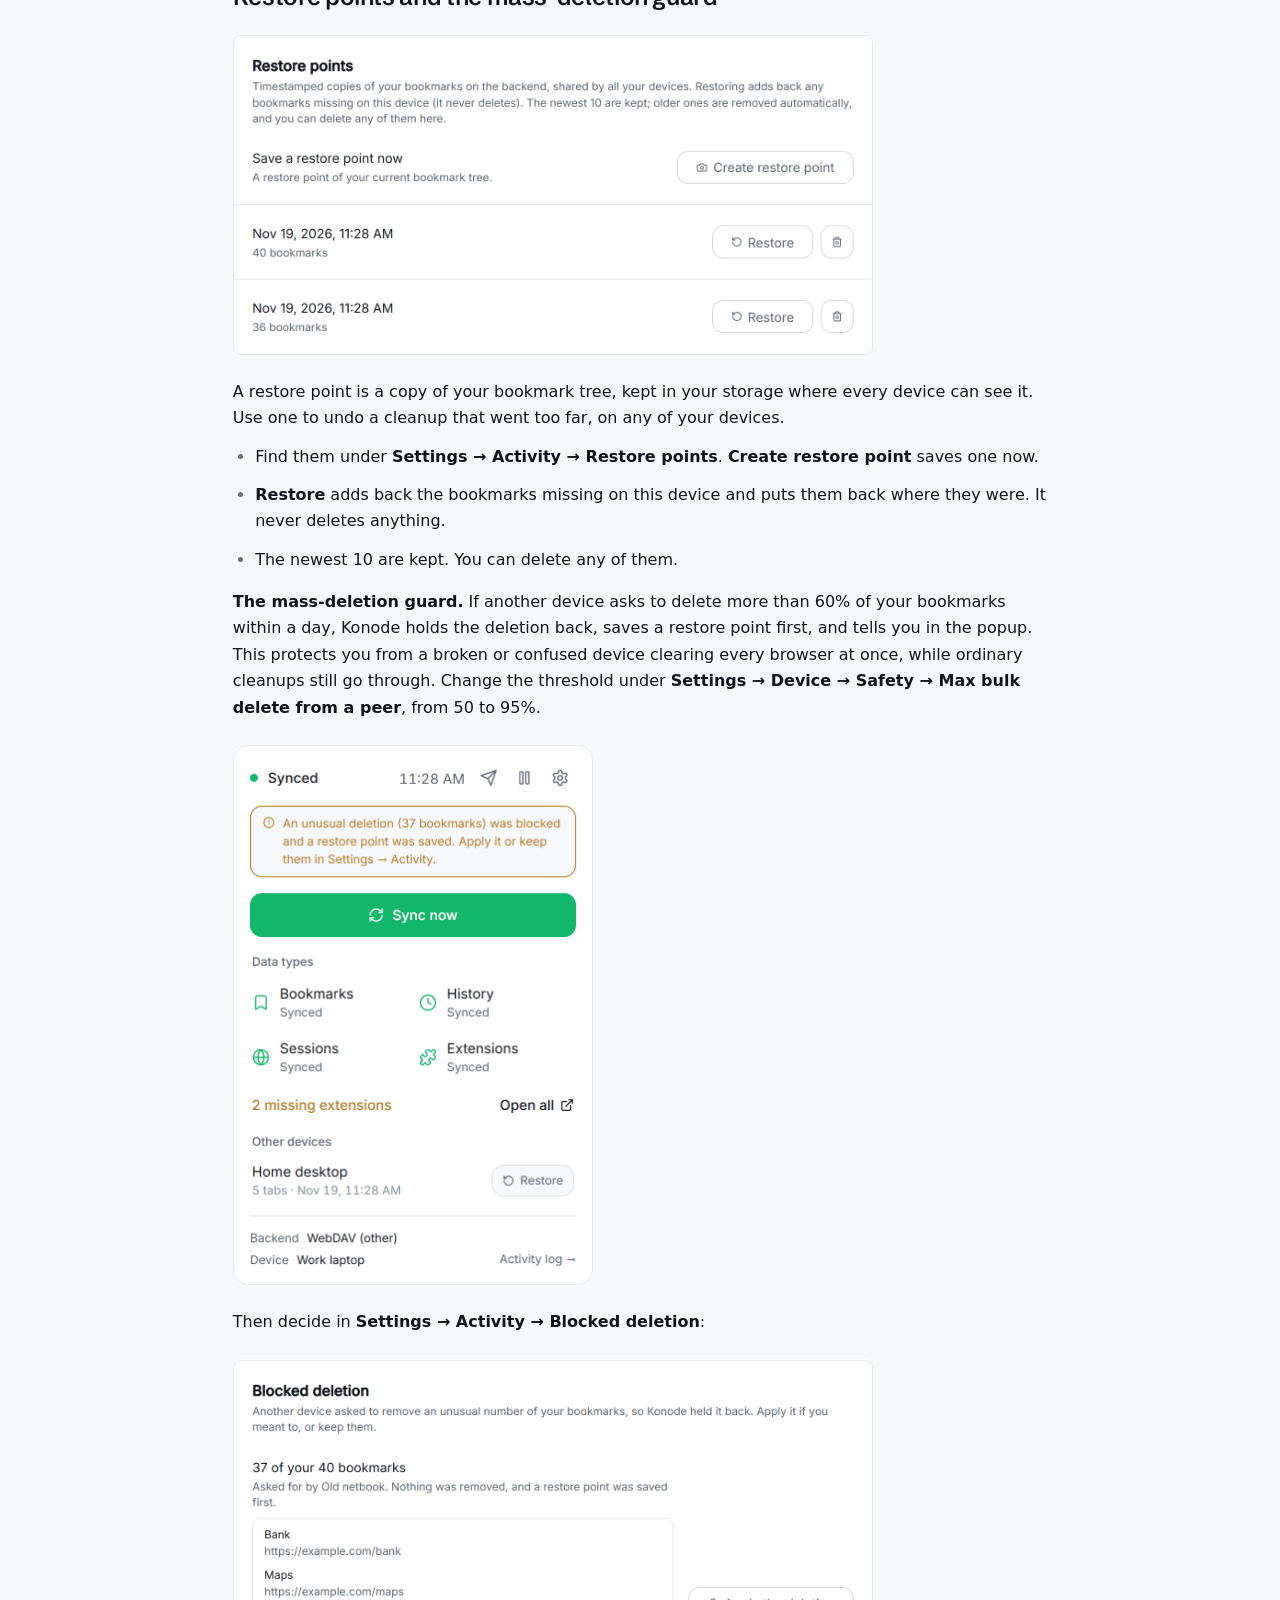
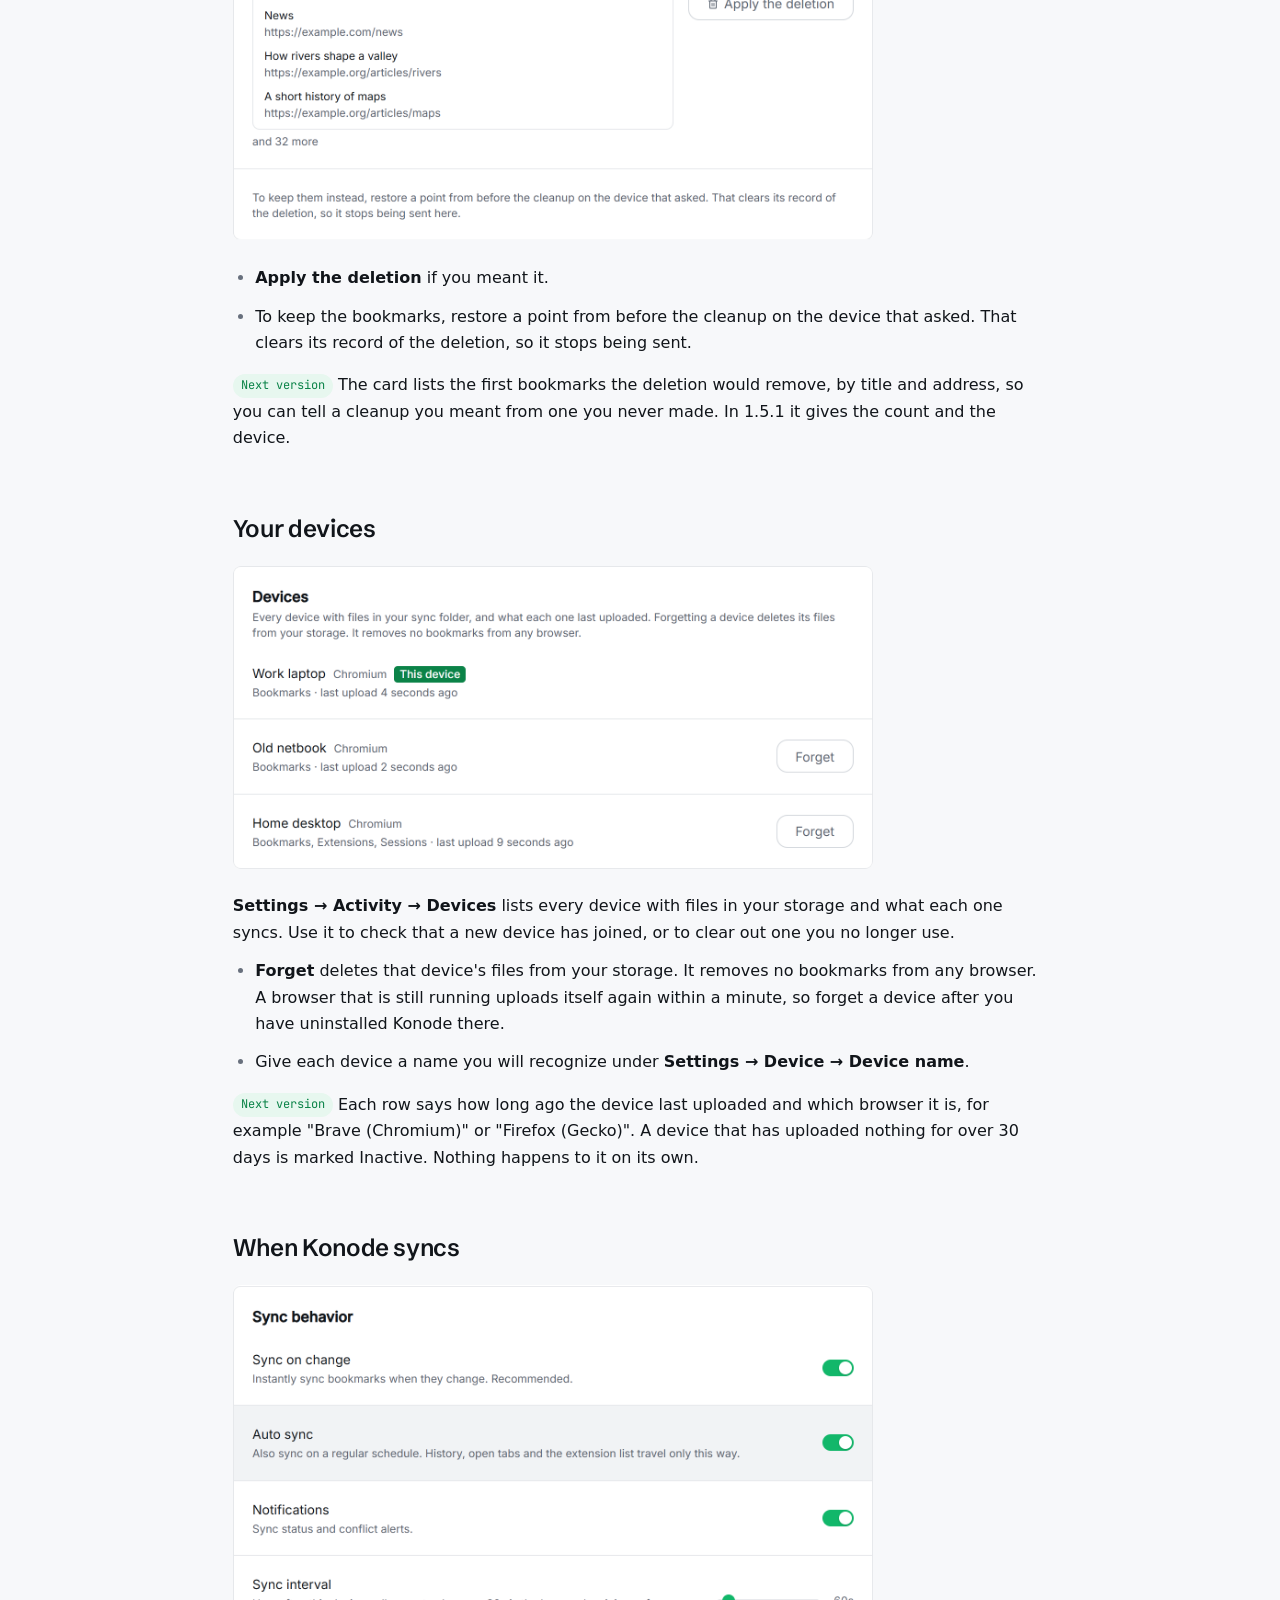
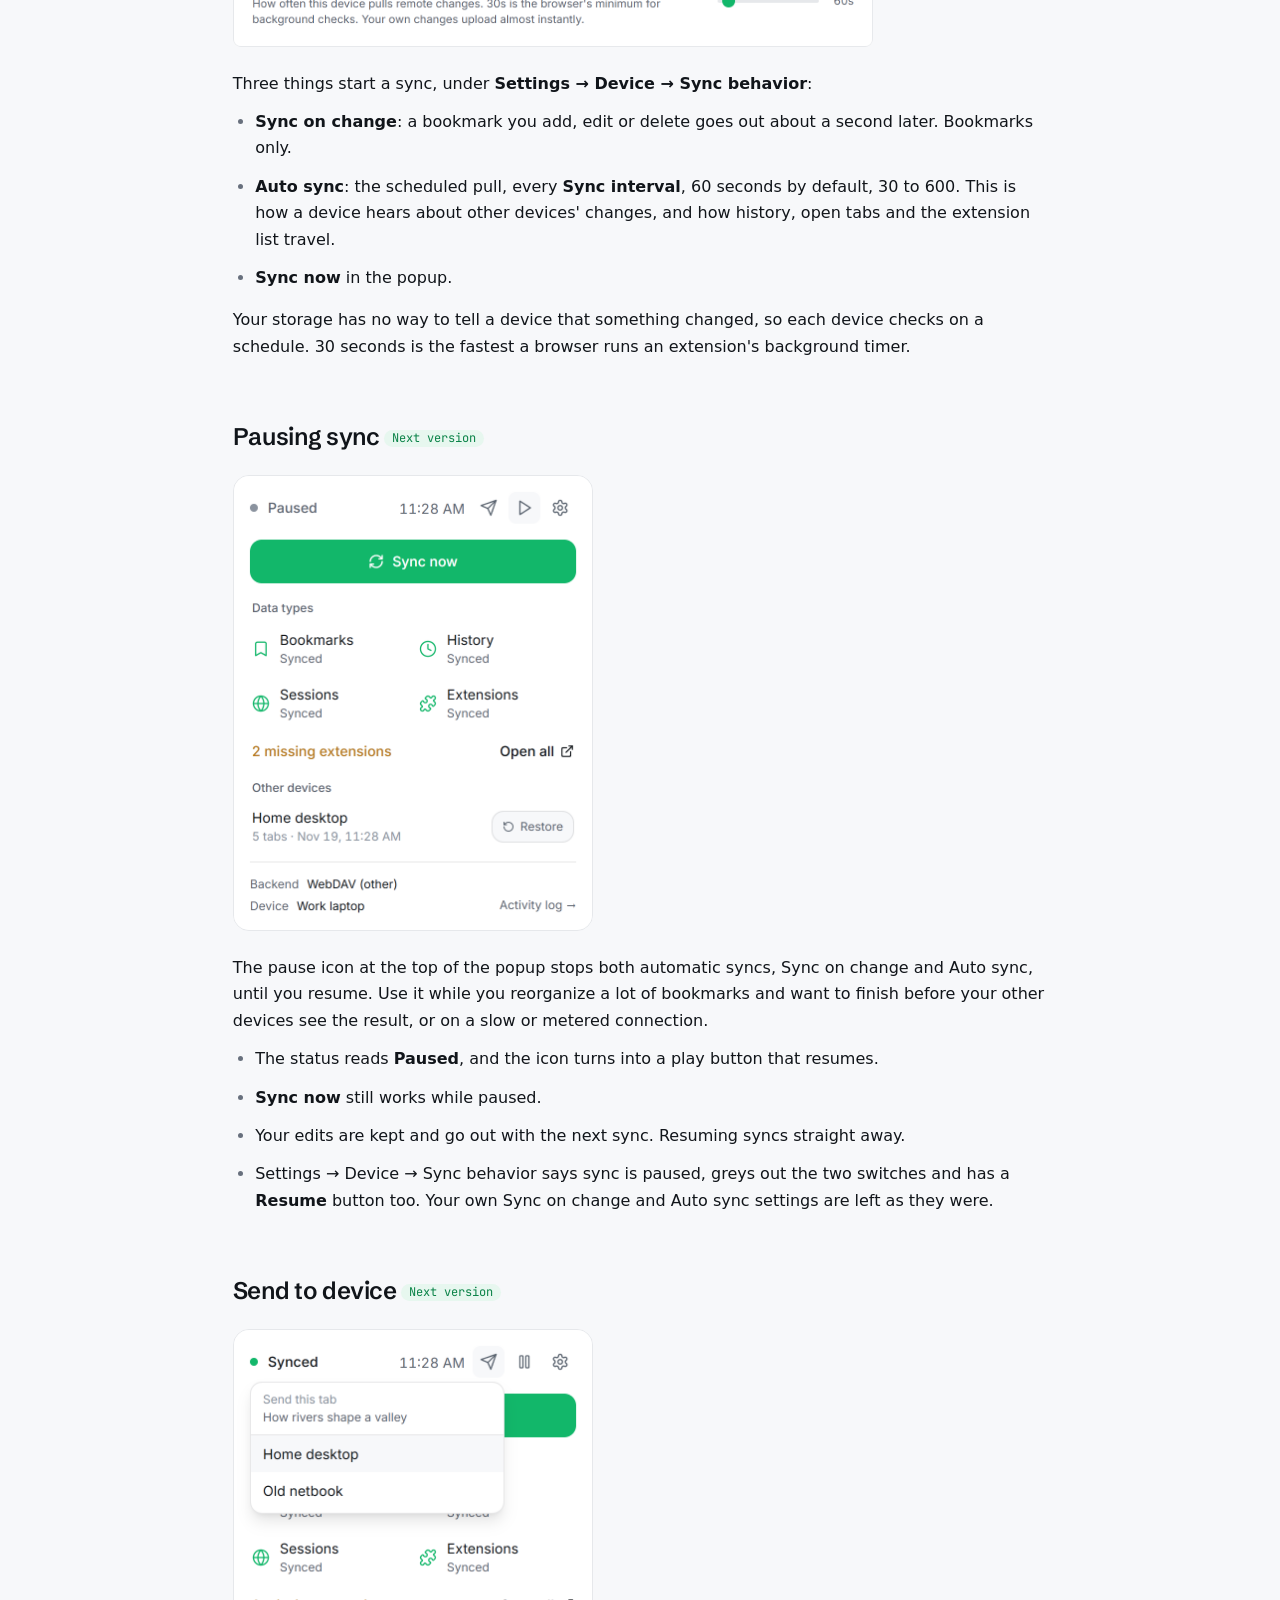
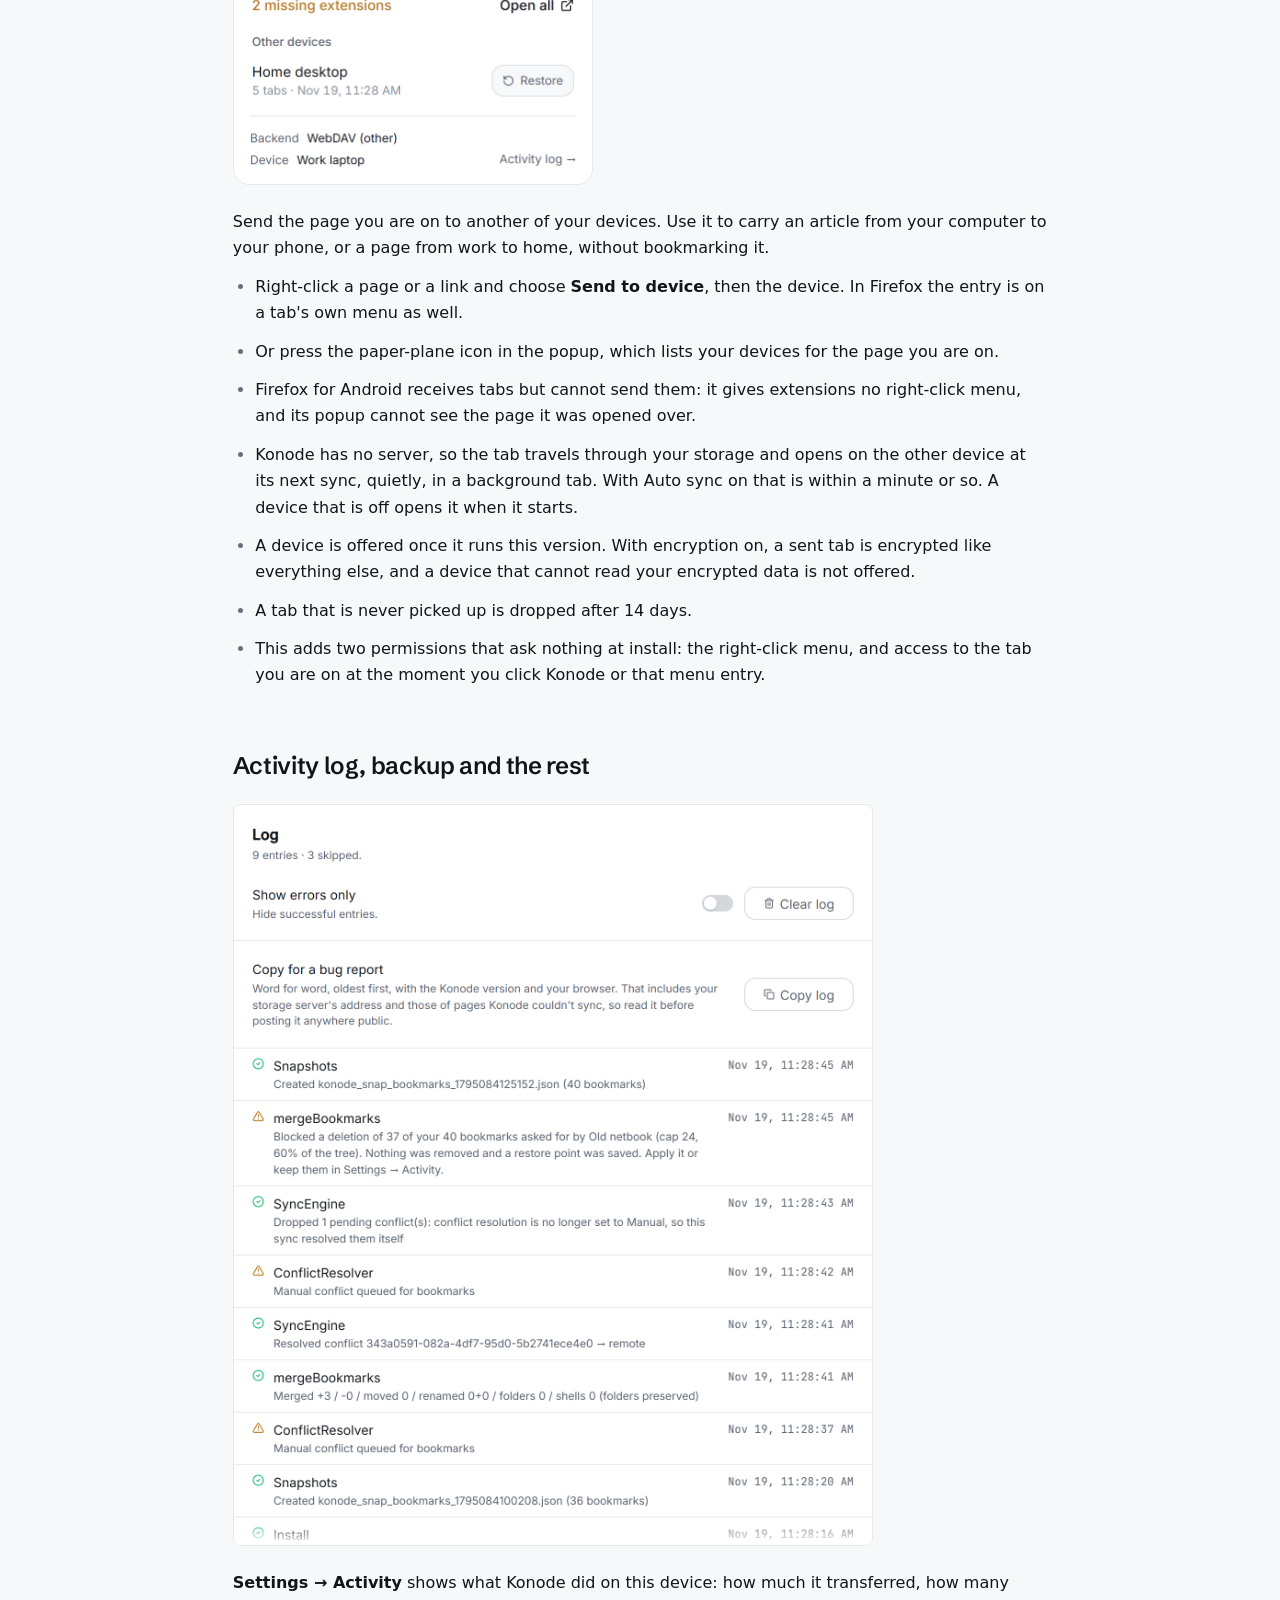
<file: features.html>
<!doctype html>
<html lang="en">
<head>
  <meta charset="utf-8" />
  <meta name="viewport" content="width=device-width, initial-scale=1" />
  <title>Feature guide. What each part of Konode is for | Konode</title>
  <meta name="description" content="Every Konode feature with a screenshot: the popup, bookmarks, open tabs, history and extension sync, storage providers, end-to-end encryption, conflict resolution, restore points, the device list, and what comes in the next version." />
  <link rel="canonical" href="https://konode.org/features.html" />
  <link rel="icon" href="icon.svg?v=2" type="image/svg+xml" />
  <link rel="icon" href="icon128.png?v=2" sizes="128x128" />
  <link rel="apple-touch-icon" href="icon128.png?v=2" />
  <meta name="theme-color" content="#f7f8fa" />
  <link rel="preload" href="fonts/schibsted-grotesk-latin.woff2" as="font" type="font/woff2" crossorigin />
  <link rel="preload" href="fonts/jetbrains-mono-latin.woff2" as="font" type="font/woff2" crossorigin />
  <link rel="stylesheet" href="tokens.css?v=3" />
  <link rel="stylesheet" href="header.css?v=3" />
  <link rel="stylesheet" href="docs.css?v=3" />
  <meta property="og:type" content="article" />
  <meta property="og:site_name" content="Konode" />
  <meta property="og:url" content="https://konode.org/features.html" />
  <meta property="og:title" content="Feature guide. What each part of Konode is for | Konode" />
  <meta property="og:description" content="What each part of Konode is for, when to use it, and where to find it, with screenshots." />
  <meta property="og:image" content="https://konode.org/og.png?v=1" />
  <meta property="og:image:width" content="1200" />
  <meta property="og:image:height" content="630" />
  <meta property="og:image:type" content="image/png" />
  <meta property="og:image:alt" content="Konode. Sync your browser to storage you own." />
  <meta name="twitter:card" content="summary_large_image" />
  <script src="konode.js" defer></script>
</head>
<body>
  <a class="skip" href="#main">Skip to content</a>

  <header class="site-header">
    <a class="brand" href="index.html"><img src="icon.svg" alt="" /> Konode</a>

    <nav class="primary-nav" aria-label="Primary navigation">
      <a href="index.html#features">Features</a>
      <a href="index.html#storage">Storage</a>
      <a href="index.html#privacy">Privacy</a>
      <a href="setup.html">Setup</a>
      <a href="https://github.com/konabe-studio/konode" target="_blank" rel="noopener noreferrer">
        <svg viewBox="0 0 24 24" aria-hidden="true"><path d="M12 .3a12 12 0 0 0-3.8 23.4c.6.1.8-.3.8-.6v-2.3c-3.3.7-4-1.4-4-1.4-.5-1.4-1.3-1.8-1.3-1.8-1.1-.7.1-.7.1-.7 1.2.1 1.8 1.2 1.8 1.2 1.1 1.8 2.8 1.3 3.5 1 .1-.8.4-1.3.8-1.6-2.7-.3-5.5-1.3-5.5-5.9 0-1.3.5-2.4 1.2-3.2-.1-.3-.5-1.5.1-3.2 0 0 1-.3 3.3 1.2a11.5 11.5 0 0 1 6 0c2.3-1.5 3.3-1.2 3.3-1.2.6 1.7.2 2.9.1 3.2.8.8 1.2 1.9 1.2 3.2 0 4.6-2.8 5.6-5.5 5.9.4.4.8 1.1.8 2.2v3.4c0 .3.2.7.8.6A12 12 0 0 0 12 .3Z"/></svg>
        GitHub
      </a>
    </nav>

    <details class="mobile-nav">
      <summary aria-label="Open navigation menu">
        <svg viewBox="0 0 24 24" fill="none" stroke-width="2" stroke-linecap="round" aria-hidden="true">
          <path d="M4 5h16" /><path d="M4 12h16" /><path d="M4 19h16" />
        </svg>
      </summary>
      <nav aria-label="Mobile navigation">
        <a class="m-install js-install" href="https://chromewebstore.google.com/detail/konode/mmlfiiimnpnjcjhhbldenpcmnibedkfa" target="_blank" rel="noopener noreferrer">Add to <span class="js-browser">Chrome</span> for free</a>
        <a href="index.html">Home</a>
        <a href="index.html#features">Features</a>
        <a href="index.html#storage">Storage</a>
        <a href="index.html#privacy">Privacy</a>
        <a href="index.html#compare">Compare</a>
        <a href="index.html#faq">FAQ</a>
        <a href="features.html" aria-current="page">Feature guide</a>
        <a href="setup.html">Setup guide</a>
        <a href="troubleshooting.html">Troubleshooting</a>
        <a href="roadmap.html">Roadmap</a>
        <a href="privacy.html">Privacy policy</a>
        <a href="https://github.com/konabe-studio/konode" target="_blank" rel="noopener noreferrer">GitHub</a>
      </nav>
    </details>

    <a class="header-cta js-install" href="https://chromewebstore.google.com/detail/konode/mmlfiiimnpnjcjhhbldenpcmnibedkfa" target="_blank" rel="noopener noreferrer">
      <img class="js-browser-logo" src="assets/chrome.svg" alt="" />
      <span>Add to <span class="js-browser">Chrome</span></span>
      <svg class="ext" viewBox="0 0 16 16" fill="none" aria-hidden="true"><path d="M11.3333 10V4.66667H6M11.3333 4.66667L4.66667 11.3333" stroke="currentColor" stroke-width="2" stroke-linecap="round" stroke-linejoin="round"/></svg>
    </a>
  </header>

  <main id="main" class="wrap doc">
    <h1>Feature guide</h1>
    <p class="lead">
      What each part of Konode is for, when you would use it, and where to find it. New to
      Konode? Start with the <a href="setup.html">setup guide</a>.
    </p>

    <div class="callout">
      <p>
        The screenshots show the version in development, so a few screens look newer than
        the 1.5.1 in the stores: Storage is a grid of tiles rather than a list, and the
        popup names each data type's state in words. Parts that are not in 1.5.1 at all
        are marked <span class="next">Next version</span>.
      </p>
    </div>

    <nav class="toc" aria-label="On this page">
      <h2>On this page</h2>
      <ol>
        <li><a href="#popup">The popup</a></li>
        <li><a href="#sync">What you can sync</a></li>
        <li><a href="#storage">Where your data goes</a></li>
        <li><a href="#encryption">End-to-end encryption</a></li>
        <li><a href="#exclude">Keeping bookmarks out of sync</a></li>
        <li><a href="#conflicts">When two devices disagree</a></li>
        <li><a href="#restore">Restore points and the mass-deletion guard</a></li>
        <li><a href="#devices">Your devices</a></li>
        <li><a href="#when">When Konode syncs</a></li>
        <li><a href="#pause">Pausing sync</a> <span class="next">Next version</span></li>
        <li><a href="#send">Send to device</a> <span class="next">Next version</span></li>
        <li><a href="#activity">Activity log, backup and the rest</a></li>
      </ol>
    </nav>

    <h2 id="popup">The popup</h2>
    <figure class="shot">
      <img src="assets/shots/popup.png" width="360" height="457" alt="The Konode popup: status Synced, a Sync now button, four data types each marked Synced, 2 missing extensions with an Open all link, and another device, Home desktop, with 5 tabs and a Restore button" />
    </figure>
    <p>Click the Konode icon in your toolbar to see where things stand.</p>
    <ul>
      <li><strong>Status</strong> at the top left: Ready, Syncing, Synced, Error or Conflict, with the time of the last sync.</li>
      <li><strong>Sync now</strong> syncs straight away, without waiting for the next scheduled pull.</li>
      <li><strong>Data types</strong> lists the types you sync, each with its state: Synced, Not synced yet, Last sync failed, or Off.</li>
      <li><strong>Missing extensions</strong> appears when another device has extensions this one does not. <strong>Open all</strong> opens their store pages in new tabs.</li>
      <li><strong>Other devices</strong> lists the open tabs of each device that syncs them, with <strong>Restore</strong>.</li>
      <li>The icons at the top right open the <a href="#send">Send to device</a> menu, <a href="#pause">pause automatic sync</a>, and open Settings. The first two come with the next version.</li>
    </ul>
    <p>
      The popup also carries notices that need you: a <a href="#conflicts">conflict</a>
      waiting for your choice, or a <a href="#restore">deletion that was held back</a>.
    </p>

    <h2 id="sync">What you can sync</h2>
    <p>
      Pick the data types under <strong>Settings → Data Types</strong>, or in the setup
      wizard. Bookmarks are on by default. The other three are off until you turn them on,
      and turning one on is when the browser asks for the permission it needs, so a type you
      never turn on is a permission Konode never holds.
    </p>
    <figure class="shot">
      <img src="assets/shots/settings-data-types.png" width="640" height="765" alt="Settings, Data Types: switches for Bookmarks, Sessions, History and Extensions, then Exclude bookmarks from sync, and Tab group names and colours" />
    </figure>

    <h3>Bookmarks</h3>
    <p>
      Your whole bookmark tree on every device, folders and order included. Use it when you
      want the same bookmarks in every browser you use, including a mix of Chromium browsers
      and Firefox.
    </p>
    <ul>
      <li>New bookmarks, renames, moves and folder reorders travel to your other devices.</li>
      <li>Deletions travel too, so a bookmark you deleted does not come back from a device that still had it.</li>
      <li>The first sync on a new device merges: bookmarks it already had are kept and combined with the rest.</li>
      <li>A folder can stay on one device only. See <a href="#exclude">Keeping bookmarks out of sync</a>.</li>
    </ul>

    <h3>Open tabs (Sessions)</h3>
    <p>
      Each device shares the tabs it has open. Use it to pick up on one computer where you
      left off on another.
    </p>
    <ul>
      <li>In the popup, <strong>Other devices</strong> lists every device's tabs. <strong>Restore</strong> asks first, then opens them. It opens only the tabs you do not already have open, so restoring twice does not double them up.</li>
      <li>Tab groups come back as groups. With <strong>Tab group names and colours</strong> on, they keep their names and colours too. Firefox has tab groups from version 138, and their names and colours from 139.</li>
      <li>Pinned tabs stay pinned. Whether a group was collapsed is not synced.</li>
    </ul>

    <h3>History</h3>
    <p>
      The pages you visited, combined from your devices into one list without duplicates.
      Use it when you want to find a page you opened on another computer.
    </p>
    <ul>
      <li><strong>Days to sync</strong> sets how far back it goes: 7 to 365 days, 30 by default.</li>
      <li>Firefox keeps each page's original visit date. Chromium browsers give an extension no way to set it, so there a page from another device is dated when it arrived. Visit counts are not carried on either.</li>
    </ul>

    <h3>Extension list</h3>
    <p>
      The names of the extensions you have installed, so you can see which ones a device is
      missing. Use it when you set up a new computer.
    </p>
    <ul>
      <li>The popup shows how many are missing here. Settings → Data Types lists them one by one with an Install or Find link.</li>
      <li>Konode never installs or removes an extension. The permission it asks for only reads the list.</li>
      <li>Between a Chromium browser and Firefox, extensions are matched by name and developer website, since the two stores use different IDs.</li>
    </ul>

    <h2 id="storage">Where your data goes</h2>
    <figure class="shot">
      <img src="assets/shots/settings-storage.png" width="640" height="741" alt="Settings, Storage: tiles for Google Drive, Nextcloud / ownCloud, pCloud, Koofr, Fastmail, Nutstore, GitHub and WebDAV (other), with the Nextcloud panel open showing Server host, Username and Password fields and a Test connection button" />
    </figure>
    <p>
      Konode writes to storage you already have, and to nothing else. Pick it under
      <strong>Settings → Storage</strong>. All your devices use the same one.
    </p>
    <ul>
      <li><strong>Google Drive</strong>: one sign-in with your Google account. The least setup. Konode sees only the files it created (the <code>drive.file</code> scope).</li>
      <li><strong>GitHub</strong>: a private repository and a fine-grained token with Contents: Read and write. Every sync is a commit, so you get a full history of changes. Public repositories are refused.</li>
      <li><strong>Nextcloud / ownCloud</strong>: your server's host, your username and an app password. Konode builds the WebDAV address from the host.</li>
      <li><strong>pCloud</strong>: your account region, EU or US. Needs a paid pCloud plan.</li>
      <li><strong>Koofr</strong>: your Koofr email and a Koofr app password.</li>
      <li><strong>Fastmail</strong>: your Fastmail address and an app password with Files (WebDAV) access.</li>
      <li><strong>Nutstore / 坚果云</strong>: your Nutstore email and a third-party app password. Works from mainland China, where Google Drive cannot be reached.</li>
      <li><strong>WebDAV (other)</strong>: the full <code>https://</code> address of a Synology, kDrive or any other WebDAV server, a username and a password.</li>
    </ul>
    <p>
      <strong>Test connection</strong> checks the details before you save. Konode connects
      to a WebDAV server only over <code>https://</code>, or over <code>http://</code> to a
      server on the same computer, because WebDAV sends your password with every request.
      It keeps one file per device and data type in a <code>Konode</code> folder
      (<code>konode</code> on GitHub and WebDAV), which you can look at, or delete, with
      your provider's own tools.
    </p>

    <h2 id="encryption">End-to-end encryption</h2>
    <figure class="shot card">
      <img src="assets/shots/settings-encryption.png" width="640" height="310" alt="Settings, Storage, Encryption card: End-to-end encryption switched on, with a passphrase typed twice and the note Passphrases match" />
    </figure>
    <p>
      With encryption on, Konode encrypts your data on your device before it uploads it, so
      your storage provider stores files it cannot read. Use it whenever anyone other than
      you could see your storage.
    </p>
    <ul>
      <li>Turn it on in the setup wizard, or under <strong>Settings → Storage → Encryption</strong>. It is off until you choose it.</li>
      <li>Type a passphrase of at least 12 characters, or press <strong>Generate a strong key</strong>. Every device needs the same one.</li>
      <li>AES-256-GCM, with the key derived from your passphrase by PBKDF2-SHA256 over 600,000 rounds. The passphrase stays on the device and is never uploaded.</li>
      <li>If a device's passphrase does not match the others, Konode tells you on that device instead of failing quietly.</li>
      <li><strong>There is no recovery.</strong> Konode runs no server, so nobody can reset a lost passphrase. Keep it in a password manager.</li>
    </ul>

    <h2 id="exclude">Keeping bookmarks out of sync</h2>
    <figure class="shot card">
      <img src="assets/shots/settings-exclusions.png" width="640" height="547" alt="Settings, Data Types, Bookmarks card: Exclude bookmarks from sync switched on, showing the bookmark tree with the Work folder ticked and the note 1 item kept out of sync" />
    </figure>
    <p>
      Tick any folder or bookmark to keep it on this device only. Use it for a folder
      another extension fills, for work bookmarks you do not want at home, or for a very
      large folder you never need elsewhere.
    </p>
    <ul>
      <li>Find it under <strong>Settings → Data Types → Bookmarks → Exclude bookmarks from sync</strong>, or under Bookmarks in the setup wizard.</li>
      <li>What you tick is never uploaded, and nothing your other devices do changes it. A ticked folder stays excluded when you rename it.</li>
      <li>Excluding deletes nothing: copies your other devices already have stay there.</li>
      <li>Moving a bookmark into an excluded folder removes it from your other devices, as deleting it would. Moving it back out brings it back to them.</li>
    </ul>

    <h2 id="conflicts">When two devices disagree</h2>
    <figure class="shot card">
      <img src="assets/shots/settings-conflict-strategies.png" width="640" height="409" alt="Settings, Device, Conflict resolution: Last Write Wins selected, with Prefer Local, Prefer Remote and Manual below it, each with a description" />
    </figure>
    <p>
      Choose under <strong>Settings → Device → Conflict resolution</strong> what happens when
      another device changed the same bookmarks:
    </p>
    <ul>
      <li><strong>Last Write Wins</strong>, the default: the newest change wins. A bookmark deleted on another device is deleted here too, unless you added it again after that.</li>
      <li><strong>Prefer Local</strong>: this device's bookmarks win. New bookmarks from other devices still arrive, but their deletions, moves and renames are never applied here.</li>
      <li><strong>Prefer Remote</strong>: other devices' moves and renames win over yours. Deletions work as in Last Write Wins.</li>
      <li><strong>Manual</strong>: Konode asks you before it applies anything from a device whose bookmarks differ from yours. Until you choose, none of that device's bookmark changes reach this one, deletions included.</li>
    </ul>
    <h3>Manual: choosing a version</h3>
    <figure class="shot">
      <img src="assets/shots/popup-conflict.png" width="360" height="543" alt="The popup in Conflict state with a card for Home desktop offering Resolve, Keep local and Use remote" />
    </figure>
    <p>
      With Manual on, the popup shows a card for each device that differs. <strong>Keep
      local</strong> leaves this device as it is. <strong>Use remote</strong> merges the other
      device's changes into this one.
    </p>
    <figure class="shot card">
      <img src="assets/shots/settings-conflict-view.png" width="640" height="382" alt="Settings, Activity, Conflicts: Bookmarks, this device and Home desktop, with Keep local and Use remote buttons and a list headed Only on Home desktop (3) naming Lentil soup, Weekend pancakes and Weekly menu plan with their addresses" />
    </figure>
    <p>
      <span class="next">Next version</span> The card's <strong>Resolve</strong> link opens
      <strong>Settings → Activity → Conflicts</strong>, which lists what differs before you
      choose: the bookmarks or pages only the other device has, the ones only this device
      has, and how many sit in a different folder or under a different title. Looking
      changes nothing on either device. In 1.5.1 the card names the device but not what
      differs.
    </p>

    <h2 id="restore">Restore points and the mass-deletion guard</h2>
    <figure class="shot card">
      <img src="assets/shots/settings-restore-points.png" width="640" height="320" alt="Settings, Activity, Restore points: a Create restore point button and two restore points, each with Restore and delete buttons" />
    </figure>
    <p>
      A restore point is a copy of your bookmark tree, kept in your storage where every
      device can see it. Use one to undo a cleanup that went too far, on any of your devices.
    </p>
    <ul>
      <li>Find them under <strong>Settings → Activity → Restore points</strong>. <strong>Create restore point</strong> saves one now.</li>
      <li><strong>Restore</strong> adds back the bookmarks missing on this device and puts them back where they were. It never deletes anything.</li>
      <li>The newest 10 are kept. You can delete any of them.</li>
    </ul>
    <p>
      <strong>The mass-deletion guard.</strong> If another device asks to delete more than
      60% of your bookmarks within a day, Konode holds the deletion back, saves a restore
      point first, and tells you in the popup. This protects you from a broken or confused
      device clearing every browser at once, while ordinary cleanups still go through.
      Change the threshold under <strong>Settings → Device → Safety → Max bulk delete from a
      peer</strong>, from 50 to 95%.
    </p>
    <figure class="shot">
      <img src="assets/shots/popup-blocked-deletion.png" width="360" height="541" alt="The popup with a notice: An unusual deletion (37 bookmarks) was blocked and a restore point was saved. Apply it or keep them in Settings, Activity." />
    </figure>
    <p>Then decide in <strong>Settings → Activity → Blocked deletion</strong>:</p>
    <figure class="shot card">
      <img src="assets/shots/settings-blocked-deletion.png" width="640" height="482" alt="Settings, Activity, Blocked deletion: 37 of your 40 bookmarks, asked for by Old netbook, a list of the first five bookmarks with their addresses and 32 more, and an Apply the deletion button" />
    </figure>
    <ul>
      <li><strong>Apply the deletion</strong> if you meant it.</li>
      <li>To keep the bookmarks, restore a point from before the cleanup on the device that asked. That clears its record of the deletion, so it stops being sent.</li>
    </ul>
    <p>
      <span class="next">Next version</span> The card lists the first bookmarks the deletion
      would remove, by title and address, so you can tell a cleanup you meant from one you
      never made. In 1.5.1 it gives the count and the device.
    </p>

    <h2 id="devices">Your devices</h2>
    <figure class="shot card">
      <img src="assets/shots/settings-devices.png" width="640" height="303" alt="Settings, Activity, Devices: Work laptop marked This device, Old netbook and Home desktop, each with the browser, what it syncs and when it last uploaded, and a Forget button" />
    </figure>
    <p>
      <strong>Settings → Activity → Devices</strong> lists every device with files in your
      storage and what each one syncs. Use it to check that a new device has joined, or to
      clear out one you no longer use.
    </p>
    <ul>
      <li><strong>Forget</strong> deletes that device's files from your storage. It removes no bookmarks from any browser. A browser that is still running uploads itself again within a minute, so forget a device after you have uninstalled Konode there.</li>
      <li>Give each device a name you will recognize under <strong>Settings → Device → Device name</strong>.</li>
    </ul>
    <p>
      <span class="next">Next version</span> Each row says how long ago the device last
      uploaded and which browser it is, for example "Brave (Chromium)" or "Firefox (Gecko)".
      A device that has uploaded nothing for over 30 days is marked Inactive. Nothing
      happens to it on its own.
    </p>

    <h2 id="when">When Konode syncs</h2>
    <figure class="shot card">
      <img src="assets/shots/settings-sync-behavior.png" width="640" height="361" alt="Settings, Device, Sync behavior: Sync on change, Auto sync and Notifications switched on, and Sync interval set to 60 seconds" />
    </figure>
    <p>Three things start a sync, under <strong>Settings → Device → Sync behavior</strong>:</p>
    <ul>
      <li><strong>Sync on change</strong>: a bookmark you add, edit or delete goes out about a second later. Bookmarks only.</li>
      <li><strong>Auto sync</strong>: the scheduled pull, every <strong>Sync interval</strong>, 60 seconds by default, 30 to 600. This is how a device hears about other devices' changes, and how history, open tabs and the extension list travel.</li>
      <li><strong>Sync now</strong> in the popup.</li>
    </ul>
    <p>
      Your storage has no way to tell a device that something changed, so each device checks
      on a schedule. 30 seconds is the fastest a browser runs an extension's background
      timer.
    </p>

    <h2 id="pause">Pausing sync <span class="next">Next version</span></h2>
    <figure class="shot">
      <img src="assets/shots/popup-paused.png" width="360" height="457" alt="The popup with status Paused and a play button in place of the pause icon" />
    </figure>
    <p>
      The pause icon at the top of the popup stops both automatic syncs, Sync on change and
      Auto sync, until you resume. Use it while you reorganize a lot of bookmarks and want to
      finish before your other devices see the result, or on a slow or metered connection.
    </p>
    <ul>
      <li>The status reads <strong>Paused</strong>, and the icon turns into a play button that resumes.</li>
      <li><strong>Sync now</strong> still works while paused.</li>
      <li>Your edits are kept and go out with the next sync. Resuming syncs straight away.</li>
      <li>Settings → Device → Sync behavior says sync is paused, greys out the two switches and has a <strong>Resume</strong> button too. Your own Sync on change and Auto sync settings are left as they were.</li>
    </ul>

    <h2 id="send">Send to device <span class="next">Next version</span></h2>
    <figure class="shot">
      <img src="assets/shots/popup-send-menu.png" width="360" height="457" alt="The popup with the Send to device menu open: Send this tab, How rivers shape a valley, then the devices Home desktop and Old netbook" />
    </figure>
    <p>
      Send the page you are on to another of your devices. Use it to carry an article from
      your computer to your phone, or a page from work to home, without bookmarking it.
    </p>
    <ul>
      <li>Right-click a page or a link and choose <strong>Send to device</strong>, then the device. In Firefox the entry is on a tab's own menu as well.</li>
      <li>Or press the paper-plane icon in the popup, which lists your devices for the page you are on.</li>
      <li>Firefox for Android receives tabs but cannot send them: it gives extensions no right-click menu, and its popup cannot see the page it was opened over.</li>
      <li>Konode has no server, so the tab travels through your storage and opens on the other device at its next sync, quietly, in a background tab. With Auto sync on that is within a minute or so. A device that is off opens it when it starts.</li>
      <li>A device is offered once it runs this version. With encryption on, a sent tab is encrypted like everything else, and a device that cannot read your encrypted data is not offered.</li>
      <li>A tab that is never picked up is dropped after 14 days.</li>
      <li>This adds two permissions that ask nothing at install: the right-click menu, and access to the tab you are on at the moment you click Konode or that menu entry.</li>
    </ul>

    <h2 id="activity">Activity log, backup and the rest</h2>
    <figure class="shot card">
      <img src="assets/shots/settings-activity-log.png" width="640" height="743" alt="Settings, Activity, Log: a count of entries, Show errors only, Copy for a bug report with a Copy log button, and the newest log lines" />
    </figure>
    <p>
      <strong>Settings → Activity</strong> shows what Konode did on this device: how much it
      transferred, how many syncs it ran, and the last 200 log entries. All of it stays on
      the device.
    </p>
    <ul>
      <li><strong>Show errors only</strong> hides the entries that went fine.</li>
      <li><strong>Copy log</strong> puts the whole log on the clipboard, oldest first, with the Konode version and your browser at the top, ready to paste into a bug report. It is word for word, so it includes your storage server's address. Read it before you post it anywhere public.</li>
      <li><strong>Export backup</strong> (Settings → Advanced) downloads your bookmarks, history and extension list as a JSON file, with no storage needed. <strong>Import backup</strong> adds the bookmarks from such a file into a new folder, <code>Konode Import</code>.</li>
      <li><strong>Notifications</strong> (Settings → Device) shows sync status and conflict alerts from the browser.</li>
      <li><strong>Debug mode</strong> (Settings → Advanced) writes more detail to the log. Turn it on when you are chasing a problem, and off when you are done.</li>
    </ul>
    <p>
      Konode cannot sync passwords: browsers do not let extensions read their password store.
      Use a password manager for those.
    </p>

    <div class="callout">
      <p>
        Something not behaving? The <a href="troubleshooting.html">troubleshooting page</a>
        covers the failures that come up most. The screenshots here use made-up bookmarks and
        devices.
      </p>
    </div>
  </main>


  <footer class="site">
    <div class="wrap">
      <div class="top">
        <div>
          <a class="brand" href="index.html"><img src="icon.svg" alt="" /> Konode</a>
          <p class="about">
            An independent, open-source project by <b>Kōnabe Studio</b>. Not
            affiliated with Google, GitHub, Mozilla, or any storage provider.
          </p>
        </div>
        <div class="links">
          <a href="features.html">Features</a>
          <a href="setup.html">Setup</a>
          <a href="troubleshooting.html">Troubleshooting</a>
          <a href="roadmap.html">Roadmap</a>
          <a href="privacy.html">Privacy</a>
          <a href="https://chromewebstore.google.com/detail/konode/mmlfiiimnpnjcjhhbldenpcmnibedkfa">Chrome Web Store</a>
          <a href="https://github.com/konabe-studio/konode">GitHub</a>
          <span class="lic">MPL-2.0</span>
        </div>
      </div>
    </div>
  </footer>

</body>
</html>
</file>
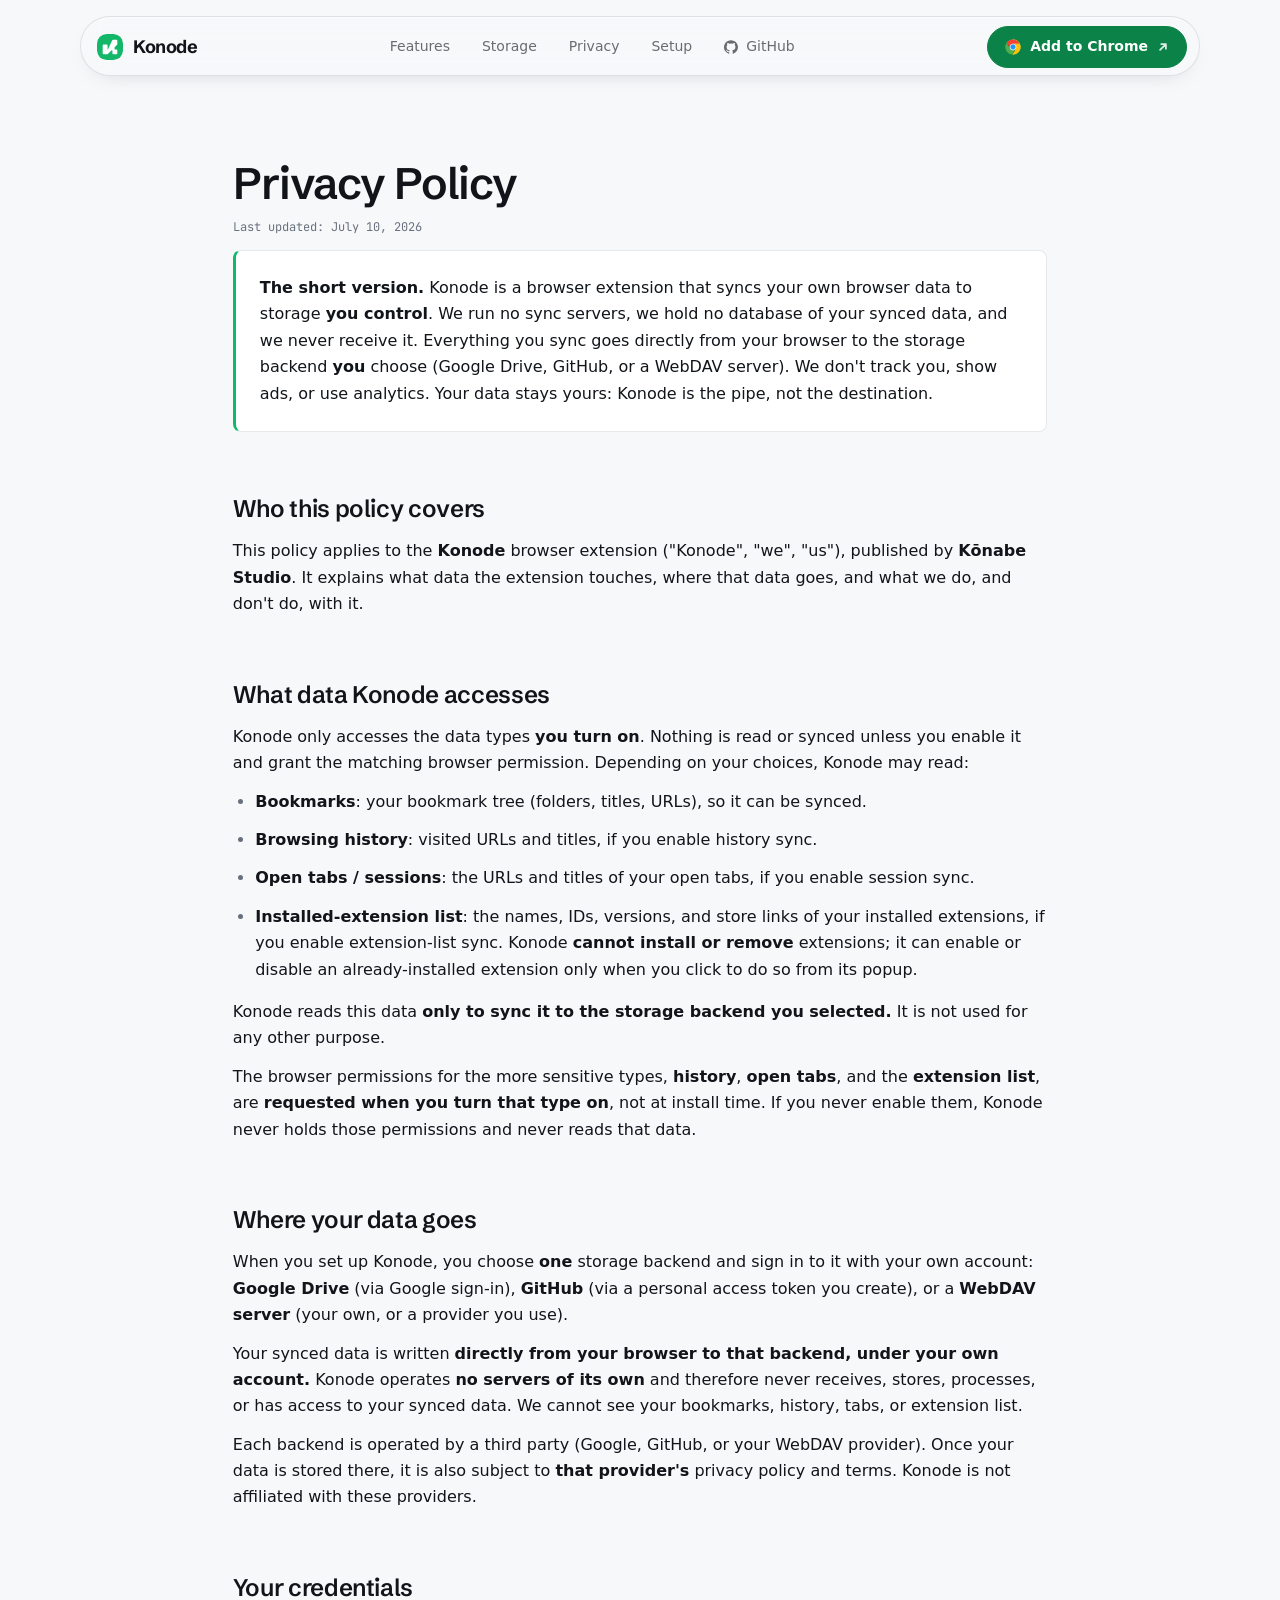
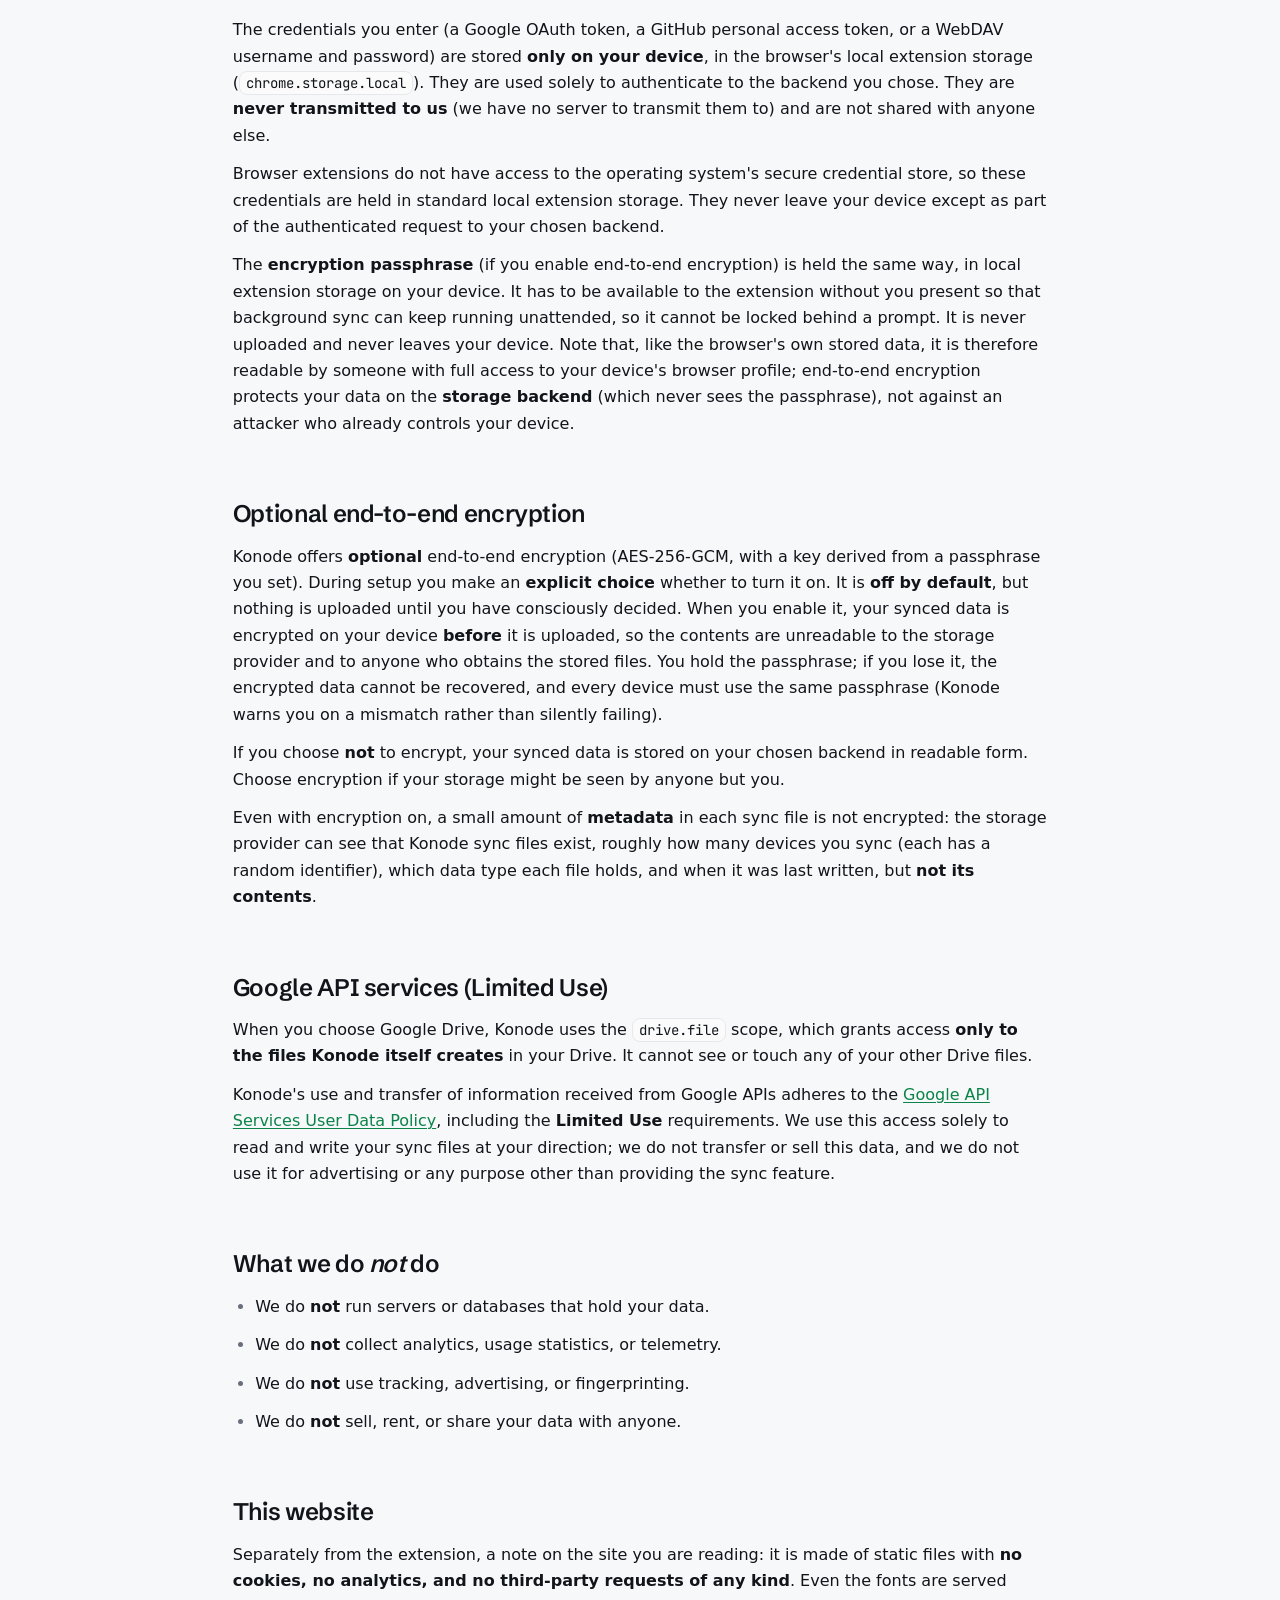
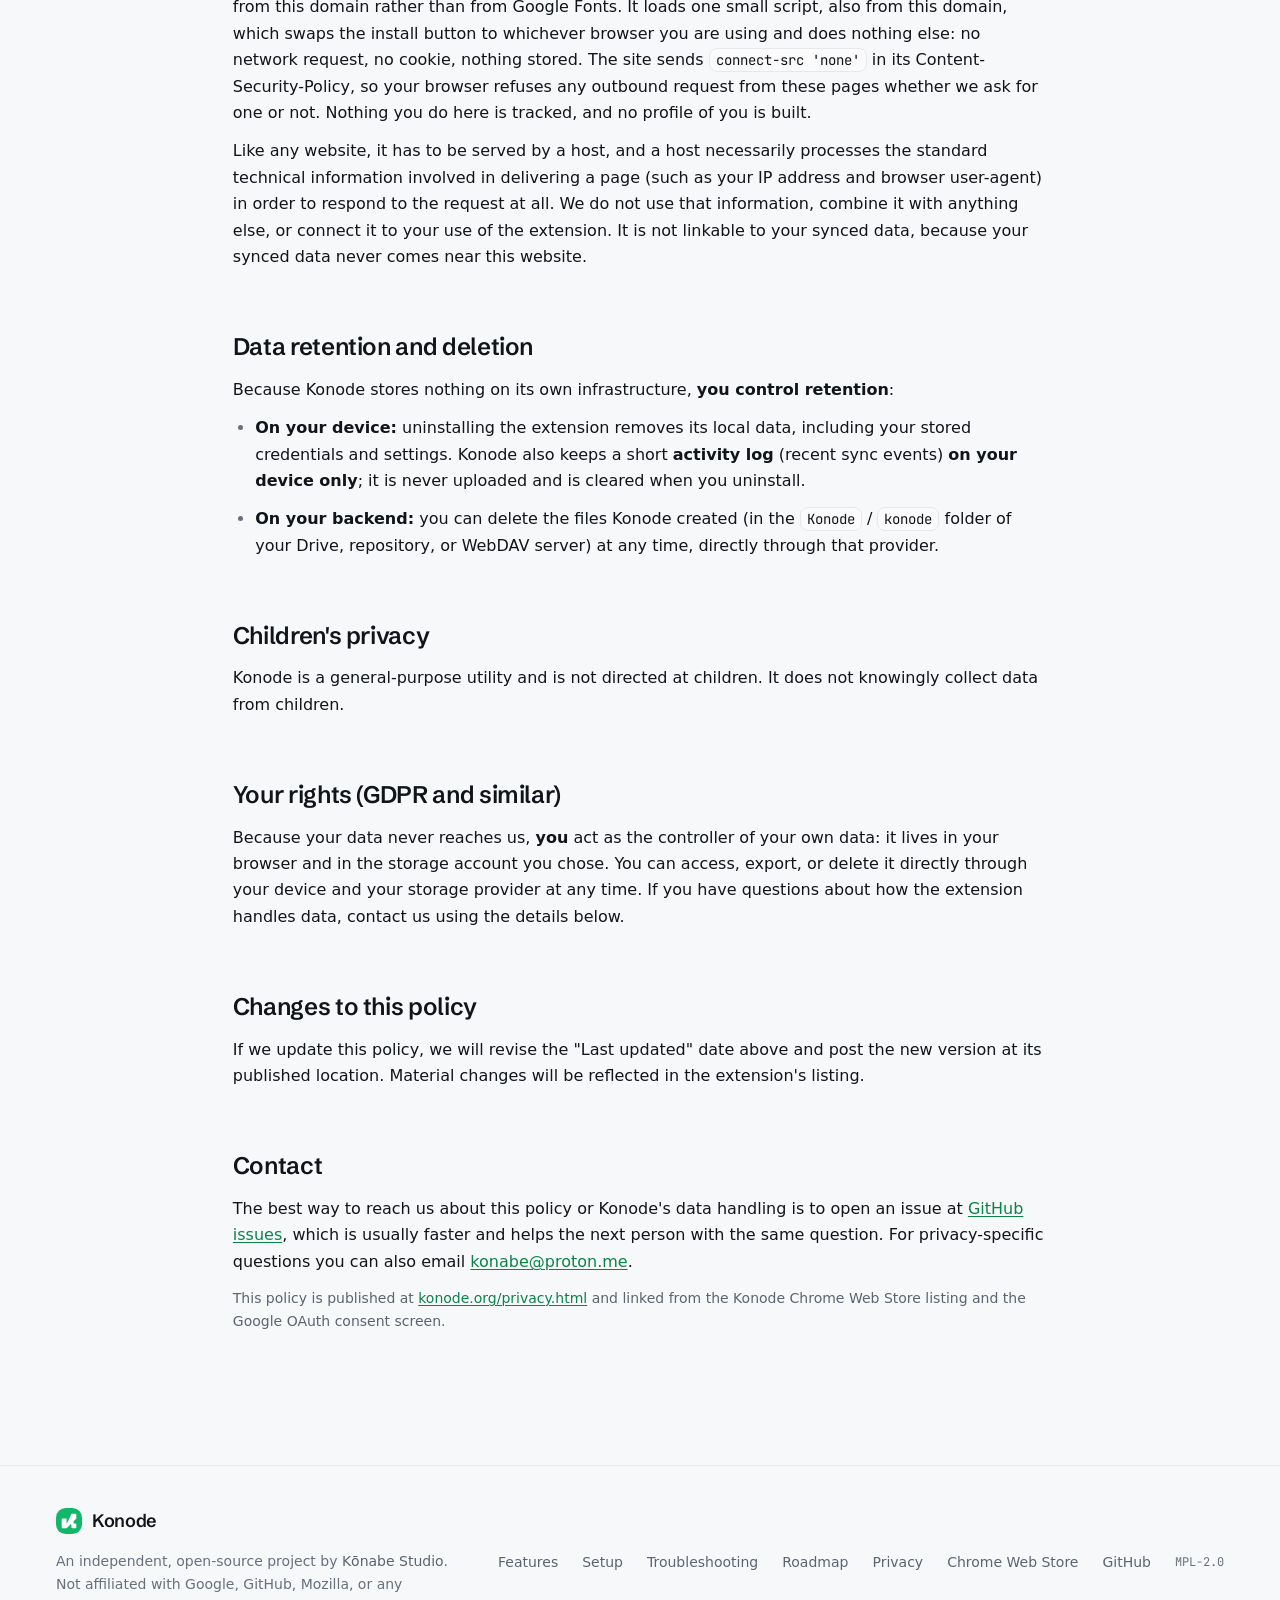
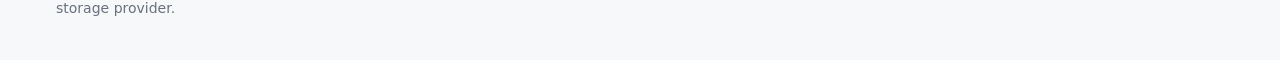
<file: privacy.html>
<!doctype html>
<html lang="en">
<head>
  <meta charset="utf-8" />
  <meta name="viewport" content="width=device-width, initial-scale=1" />
  <title>Privacy Policy. Konode</title>
  <meta name="description" content="Konode's privacy policy: no servers, no telemetry, your data stays on storage you own." />
  <link rel="canonical" href="https://konode.org/privacy.html" />
  <link rel="icon" href="icon.svg?v=2" type="image/svg+xml" />
  <link rel="icon" href="icon128.png?v=2" sizes="128x128" />
  <link rel="apple-touch-icon" href="icon128.png?v=2" />
  <meta name="theme-color" content="#f7f8fa" />
  <link rel="preload" href="fonts/schibsted-grotesk-latin.woff2" as="font" type="font/woff2" crossorigin />
  <link rel="preload" href="fonts/jetbrains-mono-latin.woff2" as="font" type="font/woff2" crossorigin />
  <link rel="stylesheet" href="tokens.css?v=3" />
  <link rel="stylesheet" href="header.css?v=3" />
  <link rel="stylesheet" href="docs.css?v=3" />
  <meta property="og:type" content="article" />
  <meta property="og:site_name" content="Konode" />
  <meta property="og:url" content="https://konode.org/privacy.html" />
  <meta property="og:title" content="Privacy Policy. Konode" />
  <meta property="og:description" content="No servers, no telemetry. Your data stays on storage you own." />
  <meta property="og:image" content="https://konode.org/og.png?v=1" />
  <meta property="og:image:width" content="1200" />
  <meta property="og:image:height" content="630" />
  <meta property="og:image:type" content="image/png" />
  <meta property="og:image:alt" content="Konode. Sync your browser to storage you own." />
  <meta name="twitter:card" content="summary_large_image" />
  <script src="konode.js" defer></script>
</head>
<body>
  <a class="skip" href="#main">Skip to content</a>

  <header class="site-header">
    <a class="brand" href="index.html"><img src="icon.svg" alt="" /> Konode</a>

    <nav class="primary-nav" aria-label="Primary navigation">
      <a href="index.html#features">Features</a>
      <a href="index.html#storage">Storage</a>
      <a href="index.html#privacy">Privacy</a>
      <a href="setup.html">Setup</a>
      <a href="https://github.com/konabe-studio/konode" target="_blank" rel="noopener noreferrer">
        <svg viewBox="0 0 24 24" aria-hidden="true"><path d="M12 .3a12 12 0 0 0-3.8 23.4c.6.1.8-.3.8-.6v-2.3c-3.3.7-4-1.4-4-1.4-.5-1.4-1.3-1.8-1.3-1.8-1.1-.7.1-.7.1-.7 1.2.1 1.8 1.2 1.8 1.2 1.1 1.8 2.8 1.3 3.5 1 .1-.8.4-1.3.8-1.6-2.7-.3-5.5-1.3-5.5-5.9 0-1.3.5-2.4 1.2-3.2-.1-.3-.5-1.5.1-3.2 0 0 1-.3 3.3 1.2a11.5 11.5 0 0 1 6 0c2.3-1.5 3.3-1.2 3.3-1.2.6 1.7.2 2.9.1 3.2.8.8 1.2 1.9 1.2 3.2 0 4.6-2.8 5.6-5.5 5.9.4.4.8 1.1.8 2.2v3.4c0 .3.2.7.8.6A12 12 0 0 0 12 .3Z"/></svg>
        GitHub
      </a>
    </nav>

    <details class="mobile-nav">
      <summary aria-label="Open navigation menu">
        <svg viewBox="0 0 24 24" fill="none" stroke-width="2" stroke-linecap="round" aria-hidden="true">
          <path d="M4 5h16" /><path d="M4 12h16" /><path d="M4 19h16" />
        </svg>
      </summary>
      <nav aria-label="Mobile navigation">
        <a class="m-install js-install" href="https://chromewebstore.google.com/detail/konode/mmlfiiimnpnjcjhhbldenpcmnibedkfa" target="_blank" rel="noopener noreferrer">Add to <span class="js-browser">Chrome</span> for free</a>
        <a href="index.html">Home</a>
        <a href="index.html#features">Features</a>
        <a href="index.html#storage">Storage</a>
        <a href="index.html#privacy">Privacy</a>
        <a href="index.html#compare">Compare</a>
        <a href="index.html#faq">FAQ</a>
        <a href="features.html">Feature guide</a>
        <a href="setup.html">Setup guide</a>
        <a href="troubleshooting.html">Troubleshooting</a>
        <a href="roadmap.html">Roadmap</a>
        <a href="privacy.html">Privacy policy</a>
        <a href="https://github.com/konabe-studio/konode" target="_blank" rel="noopener noreferrer">GitHub</a>
      </nav>
    </details>

    <a class="header-cta js-install" href="https://chromewebstore.google.com/detail/konode/mmlfiiimnpnjcjhhbldenpcmnibedkfa" target="_blank" rel="noopener noreferrer">
      <img class="js-browser-logo" src="assets/chrome.svg" alt="" />
      <span>Add to <span class="js-browser">Chrome</span></span>
      <svg class="ext" viewBox="0 0 16 16" fill="none" aria-hidden="true"><path d="M11.3333 10V4.66667H6M11.3333 4.66667L4.66667 11.3333" stroke="currentColor" stroke-width="2" stroke-linecap="round" stroke-linejoin="round"/></svg>
    </a>
  </header>

  <main id="main" class="wrap doc">
    <h1>Privacy Policy</h1>
    <p class="updated">Last updated: July 10, 2026</p>

    <div class="callout">
      <p><strong>The short version.</strong> Konode is a browser extension that syncs your own browser data to storage <strong>you control</strong>. We run no sync servers, we hold no database of your synced data, and we never receive it. Everything you sync goes directly from your browser to the storage backend <strong>you</strong> choose (Google Drive, GitHub, or a WebDAV server). We don't track you, show ads, or use analytics. Your data stays yours: Konode is the pipe, not the destination.</p>
    </div>

    <h2>Who this policy covers</h2>
    <p>This policy applies to the <strong>Konode</strong> browser extension ("Konode", "we", "us"), published by <strong>Kōnabe Studio</strong>. It explains what data the extension touches, where that data goes, and what we do, and don't do, with it.</p>

    <h2>What data Konode accesses</h2>
    <p>Konode only accesses the data types <strong>you turn on</strong>. Nothing is read or synced unless you enable it and grant the matching browser permission. Depending on your choices, Konode may read:</p>
    <ul>
      <li><strong>Bookmarks</strong>: your bookmark tree (folders, titles, URLs), so it can be synced.</li>
      <li><strong>Browsing history</strong>: visited URLs and titles, if you enable history sync.</li>
      <li><strong>Open tabs / sessions</strong>: the URLs and titles of your open tabs, if you enable session sync.</li>
      <li><strong>Installed-extension list</strong>: the names, IDs, versions, and store links of your installed extensions, if you enable extension-list sync. Konode <strong>cannot install or remove</strong> extensions; it can enable or disable an already-installed extension only when you click to do so from its popup.</li>
    </ul>
    <p>Konode reads this data <strong>only to sync it to the storage backend you selected.</strong> It is not used for any other purpose.</p>
    <p>The browser permissions for the more sensitive types, <strong>history</strong>, <strong>open tabs</strong>, and the <strong>extension list</strong>, are <strong>requested when you turn that type on</strong>, not at install time. If you never enable them, Konode never holds those permissions and never reads that data.</p>

    <h2>Where your data goes</h2>
    <p>When you set up Konode, you choose <strong>one</strong> storage backend and sign in to it with your own account: <strong>Google Drive</strong> (via Google sign-in), <strong>GitHub</strong> (via a personal access token you create), or a <strong>WebDAV server</strong> (your own, or a provider you use).</p>
    <p>Your synced data is written <strong>directly from your browser to that backend, under your own account.</strong> Konode operates <strong>no servers of its own</strong> and therefore never receives, stores, processes, or has access to your synced data. We cannot see your bookmarks, history, tabs, or extension list.</p>
    <p>Each backend is operated by a third party (Google, GitHub, or your WebDAV provider). Once your data is stored there, it is also subject to <strong>that provider's</strong> privacy policy and terms. Konode is not affiliated with these providers.</p>

    <h2>Your credentials</h2>
    <p>The credentials you enter (a Google OAuth token, a GitHub personal access token, or a WebDAV username and password) are stored <strong>only on your device</strong>, in the browser's local extension storage (<code>chrome.storage.local</code>). They are used solely to authenticate to the backend you chose. They are <strong>never transmitted to us</strong> (we have no server to transmit them to) and are not shared with anyone else.</p>
    <p>Browser extensions do not have access to the operating system's secure credential store, so these credentials are held in standard local extension storage. They never leave your device except as part of the authenticated request to your chosen backend.</p>
    <p>The <strong>encryption passphrase</strong> (if you enable end-to-end encryption) is held the same way, in local extension storage on your device. It has to be available to the extension without you present so that background sync can keep running unattended, so it cannot be locked behind a prompt. It is never uploaded and never leaves your device. Note that, like the browser's own stored data, it is therefore readable by someone with full access to your device's browser profile; end-to-end encryption protects your data on the <strong>storage backend</strong> (which never sees the passphrase), not against an attacker who already controls your device.</p>

    <h2>Optional end-to-end encryption</h2>
    <p>Konode offers <strong>optional</strong> end-to-end encryption (AES-256-GCM, with a key derived from a passphrase you set). During setup you make an <strong>explicit choice</strong> whether to turn it on. It is <strong>off by default</strong>, but nothing is uploaded until you have consciously decided. When you enable it, your synced data is encrypted on your device <strong>before</strong> it is uploaded, so the contents are unreadable to the storage provider and to anyone who obtains the stored files. You hold the passphrase; if you lose it, the encrypted data cannot be recovered, and every device must use the same passphrase (Konode warns you on a mismatch rather than silently failing).</p>
    <p>If you choose <strong>not</strong> to encrypt, your synced data is stored on your chosen backend in readable form. Choose encryption if your storage might be seen by anyone but you.</p>
    <p>Even with encryption on, a small amount of <strong>metadata</strong> in each sync file is not encrypted: the storage provider can see that Konode sync files exist, roughly how many devices you sync (each has a random identifier), which data type each file holds, and when it was last written, but <strong>not its contents</strong>.</p>

    <h2>Google API services (Limited Use)</h2>
    <p>When you choose Google Drive, Konode uses the <code>drive.file</code> scope, which grants access <strong>only to the files Konode itself creates</strong> in your Drive. It cannot see or touch any of your other Drive files.</p>
    <p>Konode's use and transfer of information received from Google APIs adheres to the <a href="https://developers.google.com/terms/api-services-user-data-policy">Google API Services User Data Policy</a>, including the <strong>Limited Use</strong> requirements. We use this access solely to read and write your sync files at your direction; we do not transfer or sell this data, and we do not use it for advertising or any purpose other than providing the sync feature.</p>

    <h2>What we do <em>not</em> do</h2>
    <ul>
      <li>We do <strong>not</strong> run servers or databases that hold your data.</li>
      <li>We do <strong>not</strong> collect analytics, usage statistics, or telemetry.</li>
      <li>We do <strong>not</strong> use tracking, advertising, or fingerprinting.</li>
      <li>We do <strong>not</strong> sell, rent, or share your data with anyone.</li>
    </ul>

    <h2>This website</h2>
    <p>Separately from the extension, a note on the site you are reading: it is made of static files with <strong>no cookies, no analytics, and no third-party requests of any kind</strong>. Even the fonts are served from this domain rather than from Google Fonts. It loads one small script, also from this domain, which swaps the install button to whichever browser you are using and does nothing else: no network request, no cookie, nothing stored. The site sends <code>connect-src 'none'</code> in its Content-Security-Policy, so your browser refuses any outbound request from these pages whether we ask for one or not. Nothing you do here is tracked, and no profile of you is built.</p>
    <p>Like any website, it has to be served by a host, and a host necessarily processes the standard technical information involved in delivering a page (such as your IP address and browser user-agent) in order to respond to the request at all. We do not use that information, combine it with anything else, or connect it to your use of the extension. It is not linkable to your synced data, because your synced data never comes near this website.</p>

    <h2>Data retention and deletion</h2>
    <p>Because Konode stores nothing on its own infrastructure, <strong>you control retention</strong>:</p>
    <ul>
      <li><strong>On your device:</strong> uninstalling the extension removes its local data, including your stored credentials and settings. Konode also keeps a short <strong>activity log</strong> (recent sync events) <strong>on your device only</strong>; it is never uploaded and is cleared when you uninstall.</li>
      <li><strong>On your backend:</strong> you can delete the files Konode created (in the <code>Konode</code> / <code>konode</code> folder of your Drive, repository, or WebDAV server) at any time, directly through that provider.</li>
    </ul>

    <h2>Children's privacy</h2>
    <p>Konode is a general-purpose utility and is not directed at children. It does not knowingly collect data from children.</p>

    <h2>Your rights (GDPR and similar)</h2>
    <p>Because your data never reaches us, <strong>you</strong> act as the controller of your own data: it lives in your browser and in the storage account you chose. You can access, export, or delete it directly through your device and your storage provider at any time. If you have questions about how the extension handles data, contact us using the details below.</p>

    <h2>Changes to this policy</h2>
    <p>If we update this policy, we will revise the "Last updated" date above and post the new version at its published location. Material changes will be reflected in the extension's listing.</p>

    <h2>Contact</h2>
    <p>The best way to reach us about this policy or Konode's data handling is to open an issue at <a href="https://github.com/konabe-studio/konode/issues">GitHub issues</a>, which is usually faster and helps the next person with the same question. For privacy-specific questions you can also email <a href="mailto:konabe@proton.me">konabe@proton.me</a>.</p>
    <p class="small muted">This policy is published at <a href="https://konode.org/privacy.html">konode.org/privacy.html</a> and linked from the Konode Chrome Web Store listing and the Google OAuth consent screen.</p>
  </main>

  <footer class="site">
    <div class="wrap">
      <div class="top">
        <div>
          <a class="brand" href="index.html"><img src="icon.svg" alt="" /> Konode</a>
          <p class="about">
            An independent, open-source project by <b>Kōnabe Studio</b>. Not
            affiliated with Google, GitHub, Mozilla, or any storage provider.
          </p>
        </div>
        <div class="links">
          <a href="features.html">Features</a>
          <a href="setup.html">Setup</a>
          <a href="troubleshooting.html">Troubleshooting</a>
          <a href="roadmap.html">Roadmap</a>
          <a href="privacy.html">Privacy</a>
          <a href="https://chromewebstore.google.com/detail/konode/mmlfiiimnpnjcjhhbldenpcmnibedkfa">Chrome Web Store</a>
          <a href="https://github.com/konabe-studio/konode">GitHub</a>
          <span class="lic">MPL-2.0</span>
        </div>
      </div>
    </div>
  </footer>

</body>
</html>
</file>
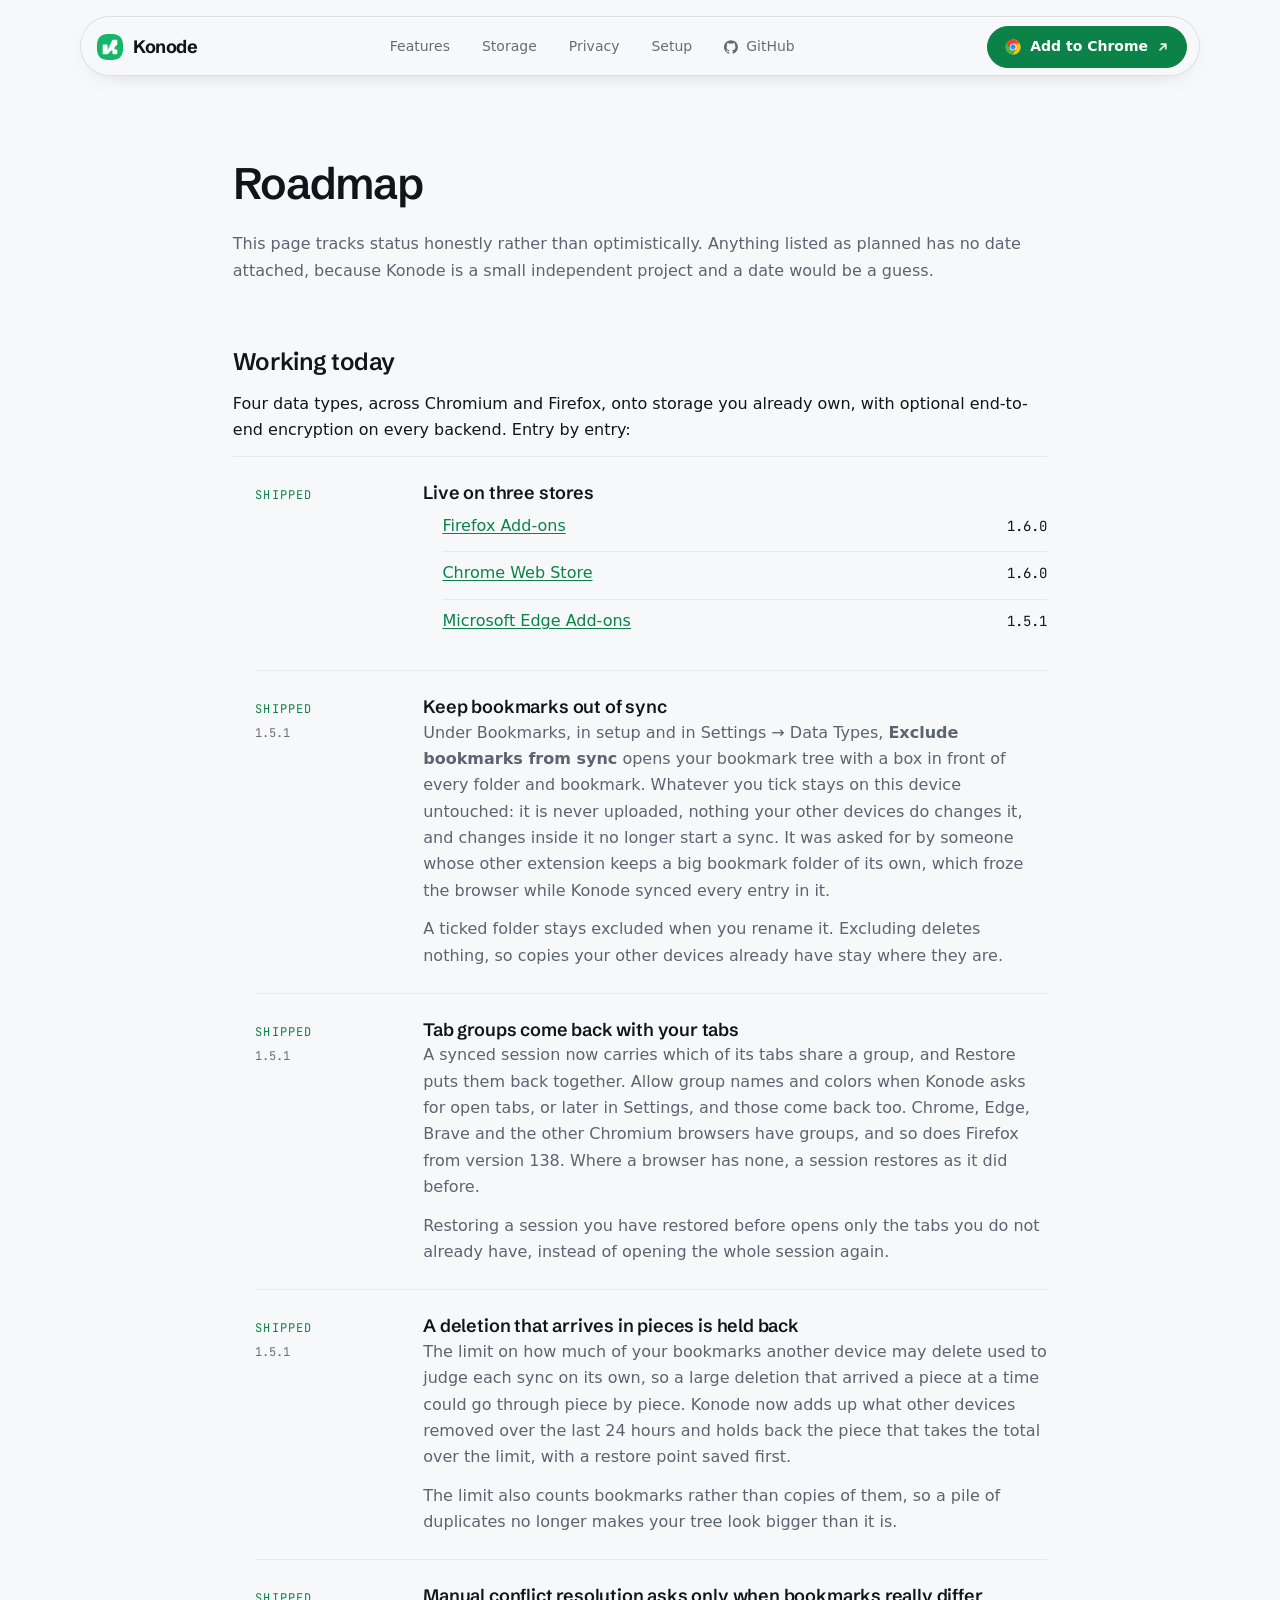
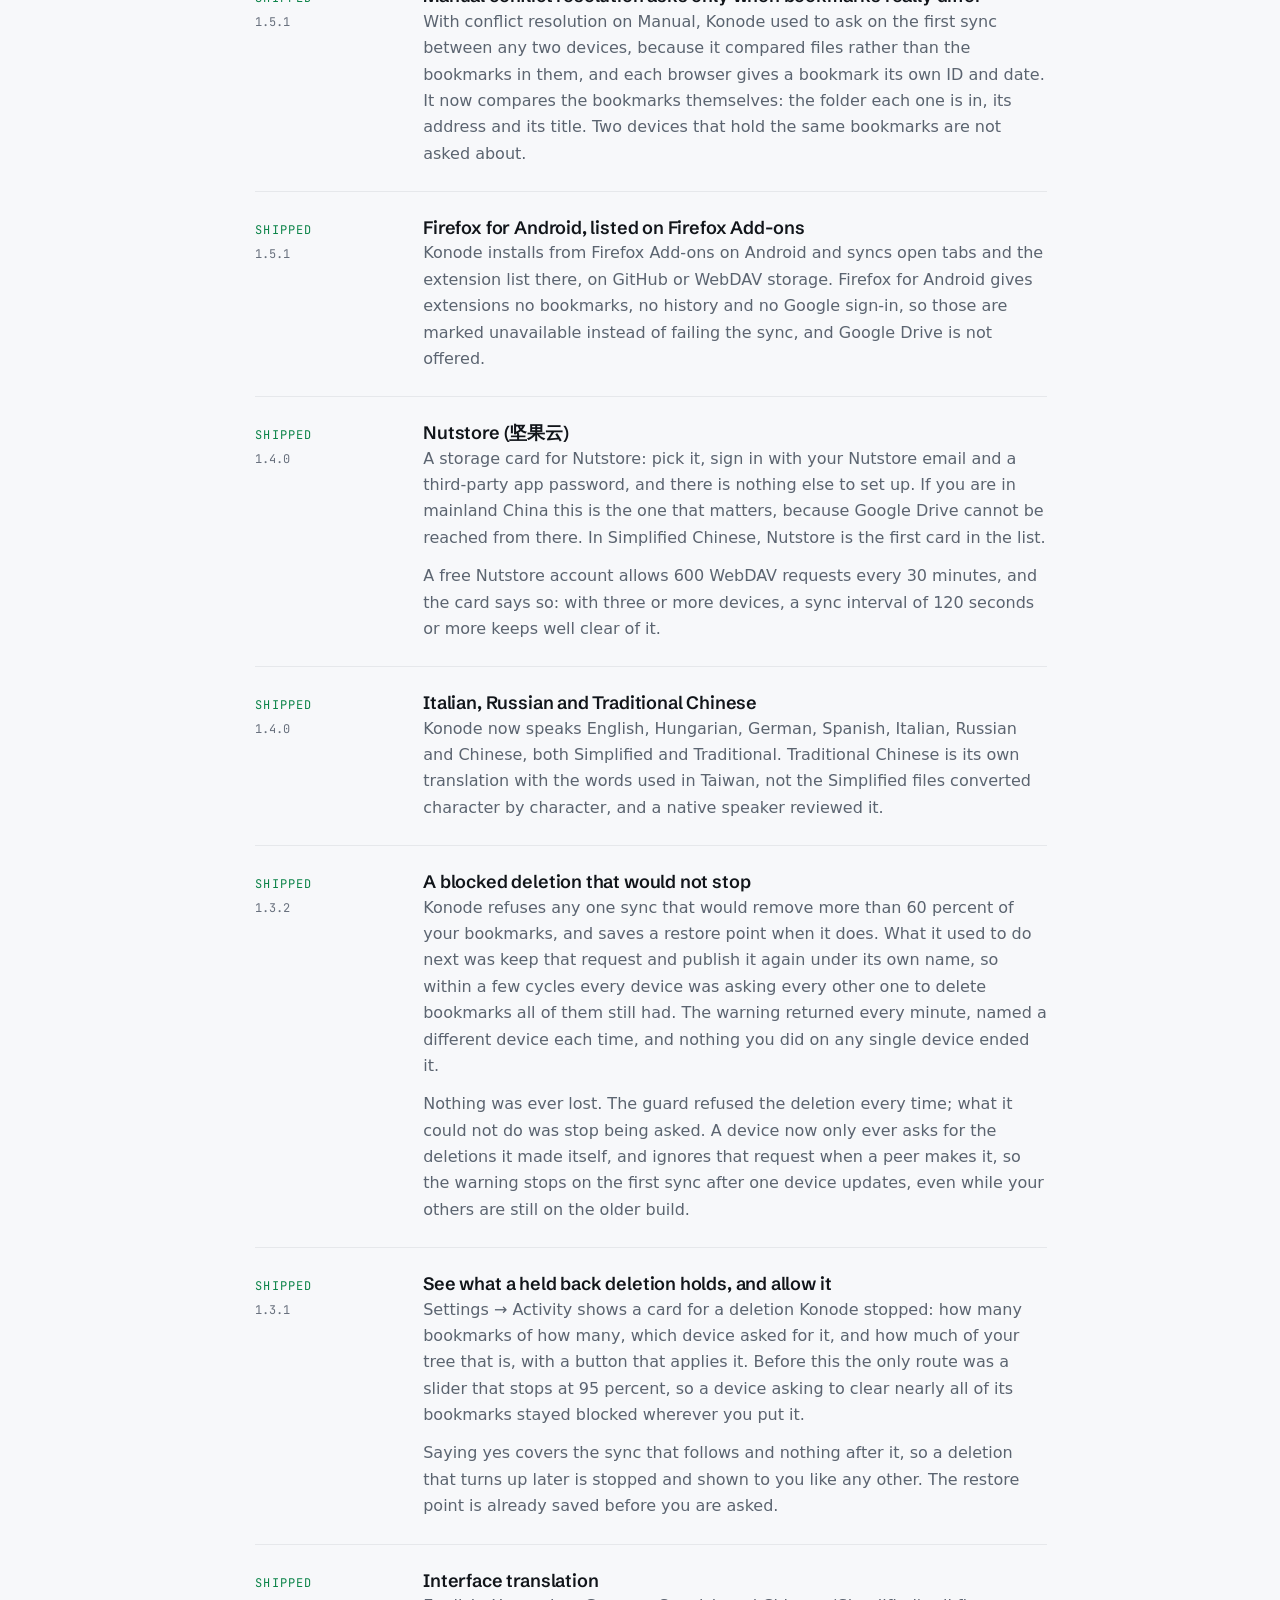
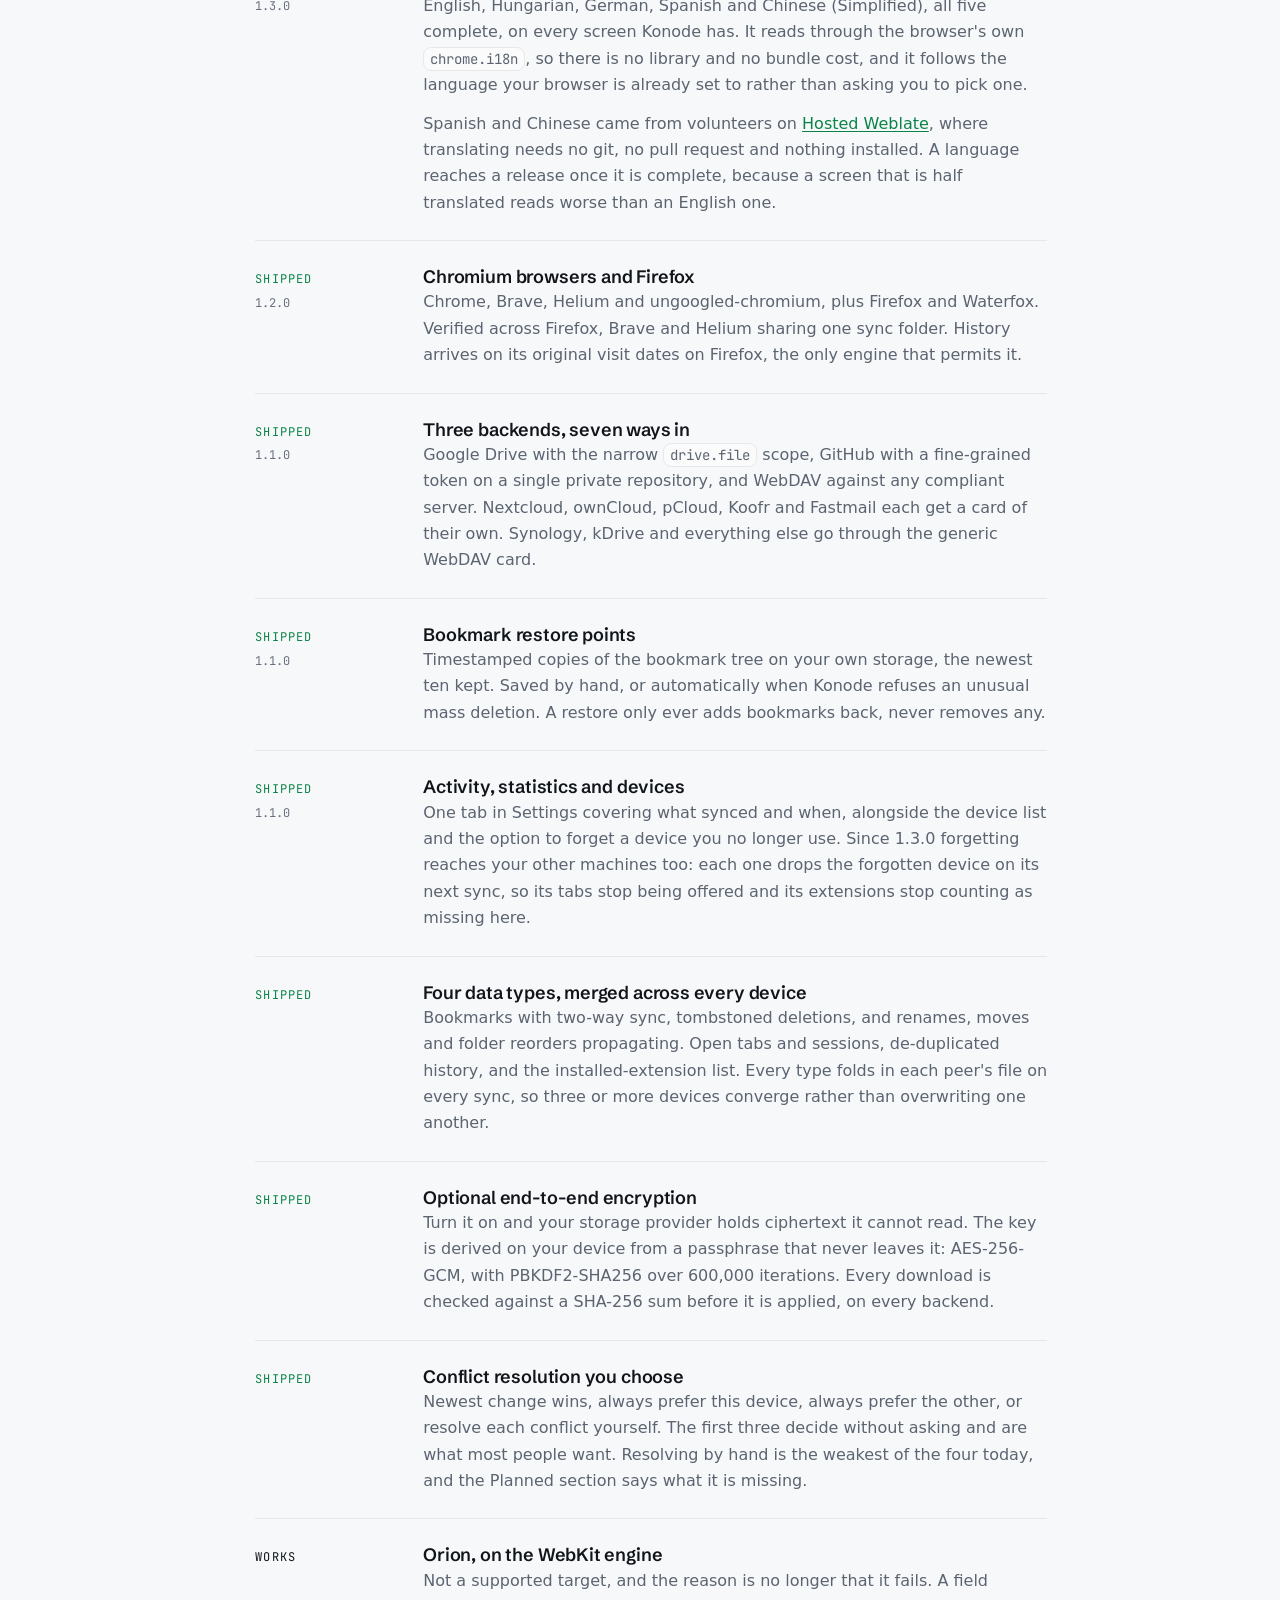
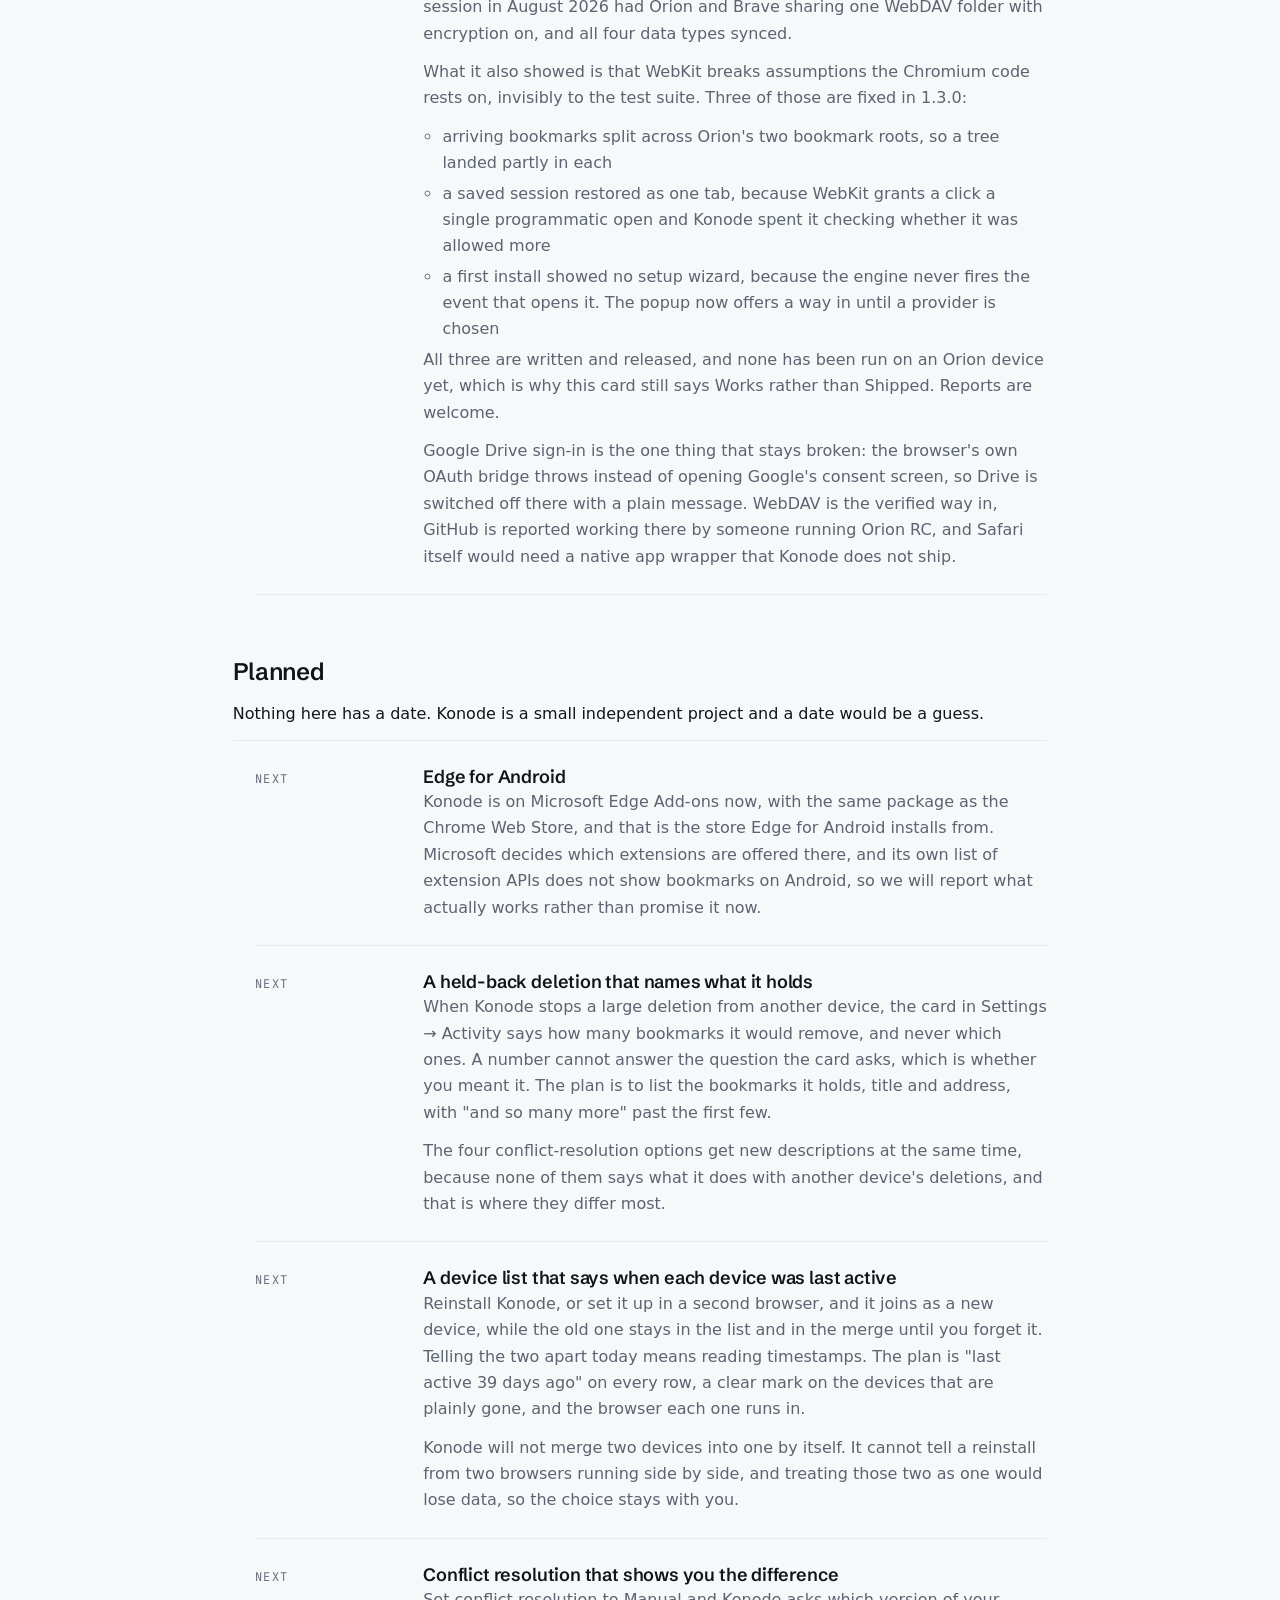
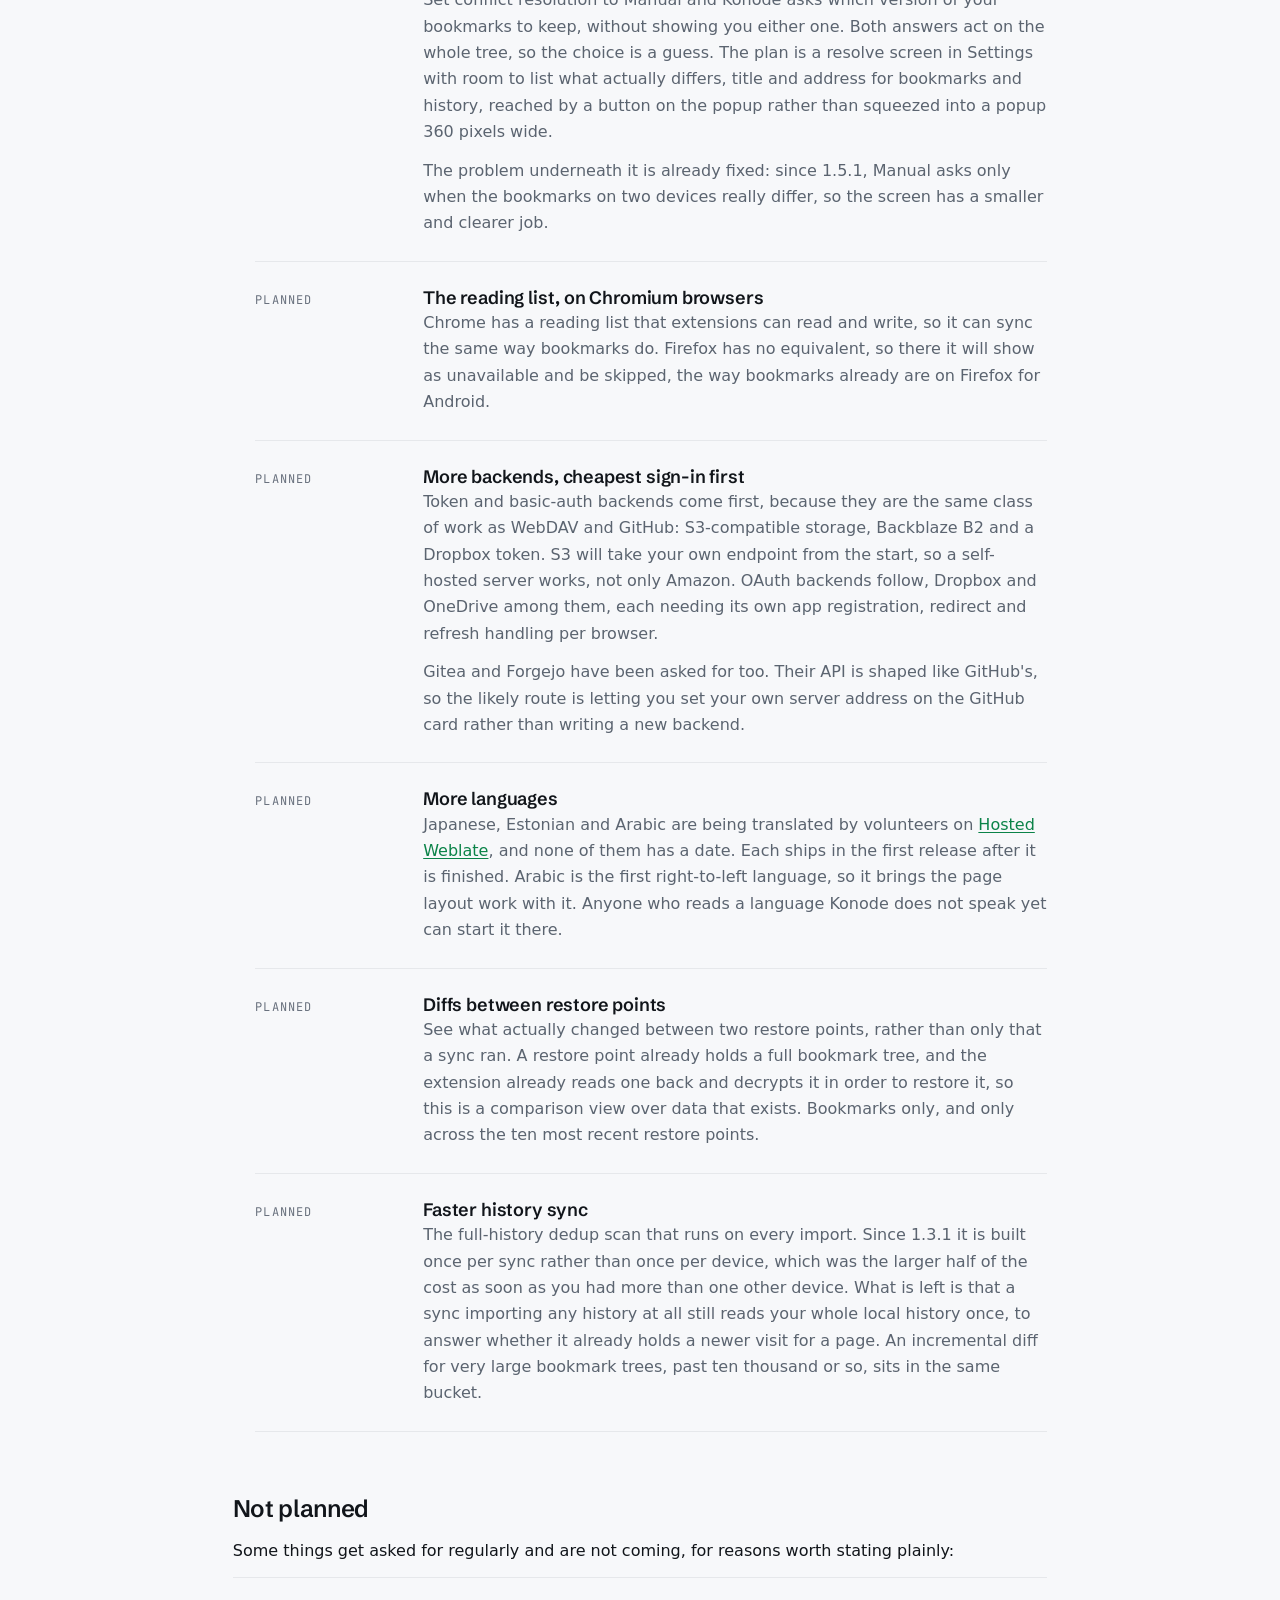
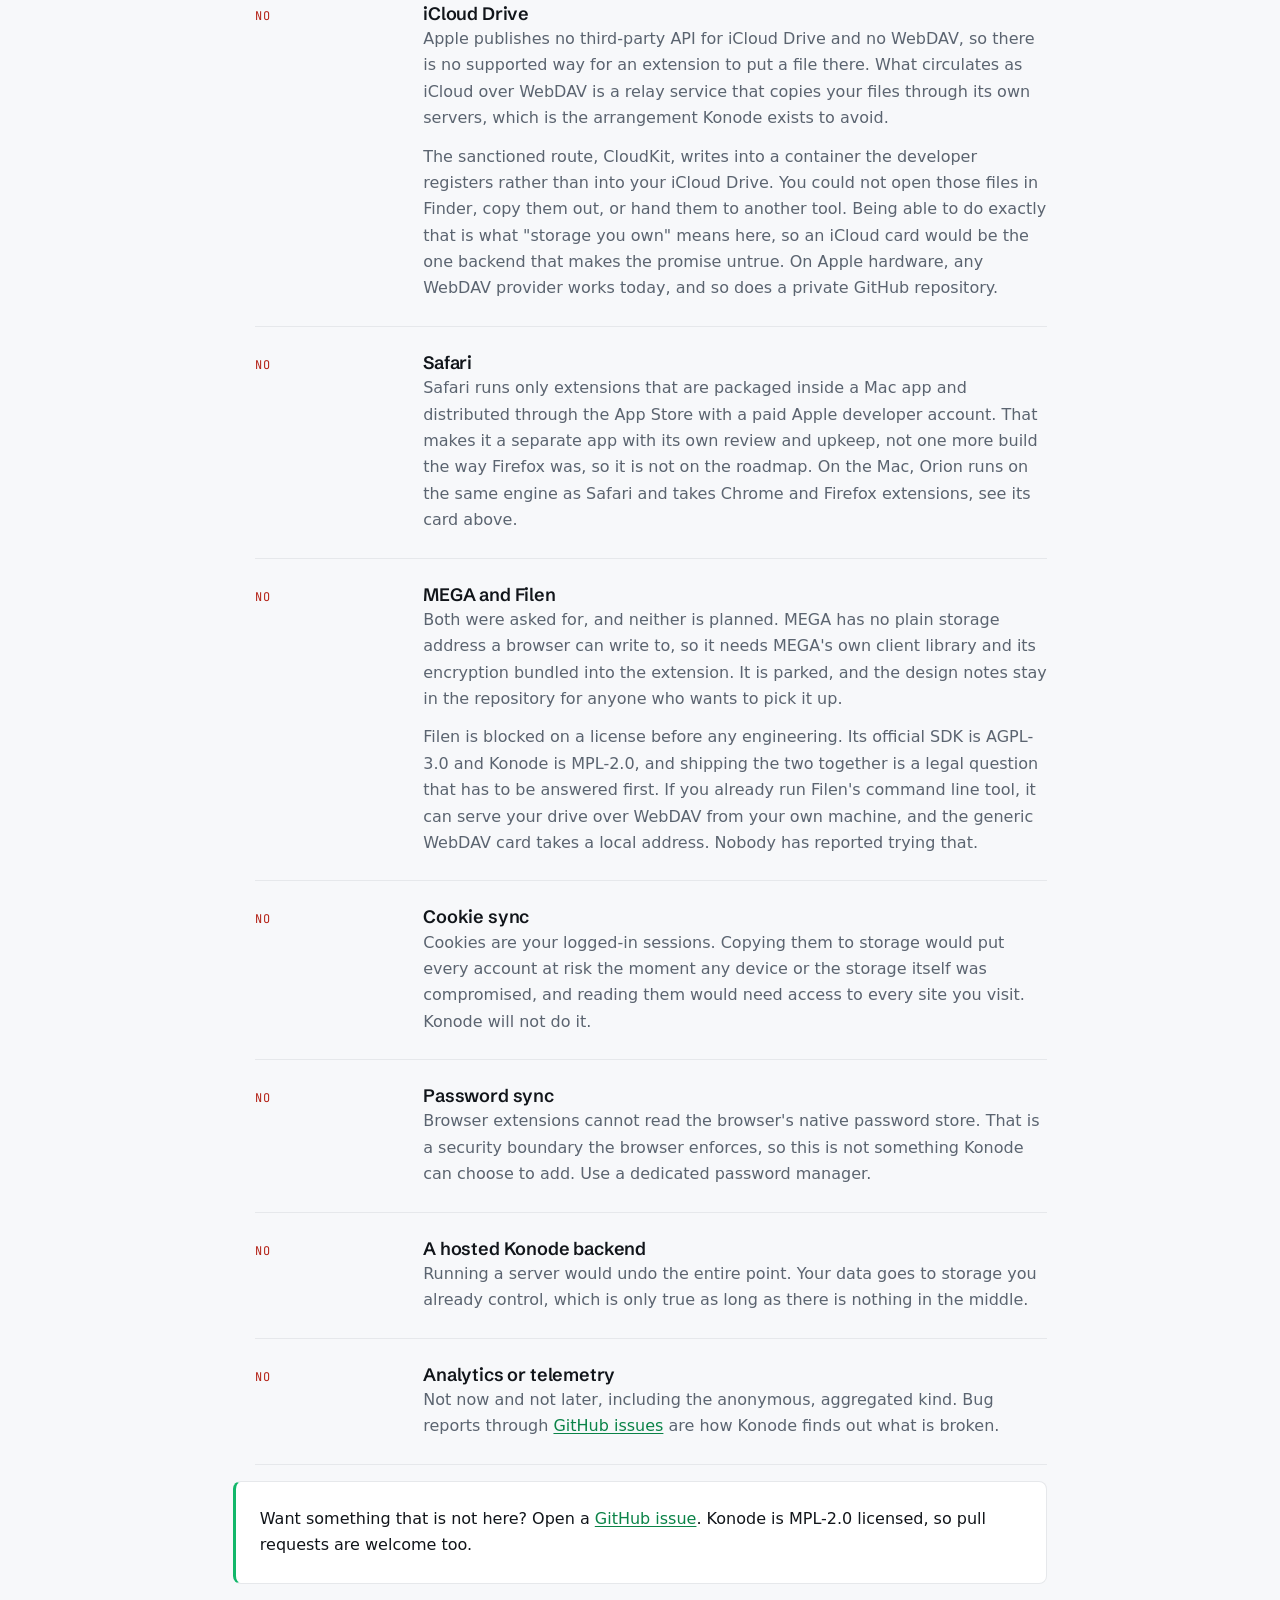
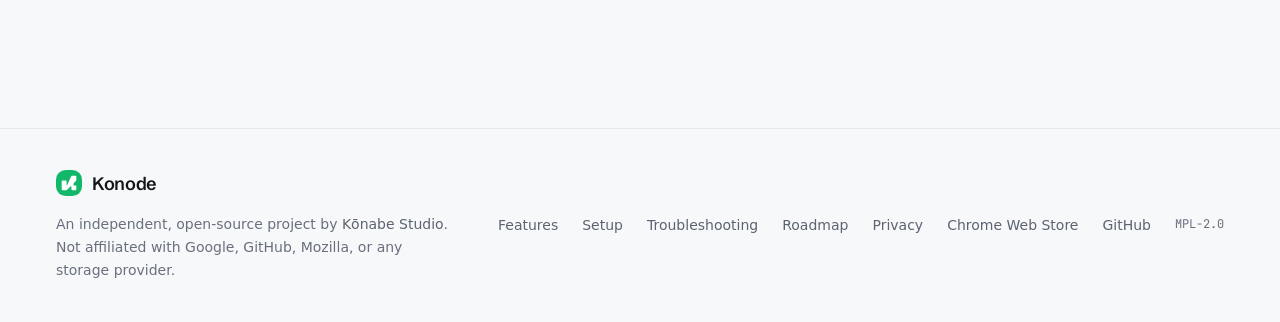
<file: roadmap.html>
<!doctype html>
<html lang="en">
<head>
  <meta charset="utf-8" />
  <meta name="viewport" content="width=device-width, initial-scale=1" />
  <title>Roadmap. What's shipped and what's next | Konode</title>
  <meta name="description" content="What works in Konode today, what is planned, and what is explicitly not coming. Bookmarks, tabs, history and extensions to Google Drive, GitHub or WebDAV, with no server and no telemetry." />
  <link rel="canonical" href="https://konode.org/roadmap.html" />
  <link rel="icon" href="icon.svg?v=2" type="image/svg+xml" />
  <link rel="icon" href="icon128.png?v=2" sizes="128x128" />
  <link rel="apple-touch-icon" href="icon128.png?v=2" />
  <meta name="theme-color" content="#f7f8fa" />
  <link rel="preload" href="fonts/schibsted-grotesk-latin.woff2" as="font" type="font/woff2" crossorigin />
  <link rel="preload" href="fonts/jetbrains-mono-latin.woff2" as="font" type="font/woff2" crossorigin />
  <link rel="stylesheet" href="tokens.css?v=3" />
  <link rel="stylesheet" href="header.css?v=3" />
  <link rel="stylesheet" href="docs.css?v=3" />
  <meta property="og:type" content="article" />
  <meta property="og:site_name" content="Konode" />
  <meta property="og:url" content="https://konode.org/roadmap.html" />
  <meta property="og:title" content="Roadmap. What's shipped and what's next | Konode" />
  <meta property="og:description" content="What works in Konode today and what is planned." />
  <meta property="og:image" content="https://konode.org/og.png?v=1" />
  <meta property="og:image:width" content="1200" />
  <meta property="og:image:height" content="630" />
  <meta property="og:image:type" content="image/png" />
  <meta property="og:image:alt" content="Konode. Sync your browser to storage you own." />
  <meta name="twitter:card" content="summary_large_image" />
  <script src="konode.js" defer></script>
</head>
<body>
  <a class="skip" href="#main">Skip to content</a>

  <header class="site-header">
    <a class="brand" href="index.html"><img src="icon.svg" alt="" /> Konode</a>

    <nav class="primary-nav" aria-label="Primary navigation">
      <a href="index.html#features">Features</a>
      <a href="index.html#storage">Storage</a>
      <a href="index.html#privacy">Privacy</a>
      <a href="setup.html">Setup</a>
      <a href="https://github.com/konabe-studio/konode" target="_blank" rel="noopener noreferrer">
        <svg viewBox="0 0 24 24" aria-hidden="true"><path d="M12 .3a12 12 0 0 0-3.8 23.4c.6.1.8-.3.8-.6v-2.3c-3.3.7-4-1.4-4-1.4-.5-1.4-1.3-1.8-1.3-1.8-1.1-.7.1-.7.1-.7 1.2.1 1.8 1.2 1.8 1.2 1.1 1.8 2.8 1.3 3.5 1 .1-.8.4-1.3.8-1.6-2.7-.3-5.5-1.3-5.5-5.9 0-1.3.5-2.4 1.2-3.2-.1-.3-.5-1.5.1-3.2 0 0 1-.3 3.3 1.2a11.5 11.5 0 0 1 6 0c2.3-1.5 3.3-1.2 3.3-1.2.6 1.7.2 2.9.1 3.2.8.8 1.2 1.9 1.2 3.2 0 4.6-2.8 5.6-5.5 5.9.4.4.8 1.1.8 2.2v3.4c0 .3.2.7.8.6A12 12 0 0 0 12 .3Z"/></svg>
        GitHub
      </a>
    </nav>

    <details class="mobile-nav">
      <summary aria-label="Open navigation menu">
        <svg viewBox="0 0 24 24" fill="none" stroke-width="2" stroke-linecap="round" aria-hidden="true">
          <path d="M4 5h16" /><path d="M4 12h16" /><path d="M4 19h16" />
        </svg>
      </summary>
      <nav aria-label="Mobile navigation">
        <a class="m-install js-install" href="https://chromewebstore.google.com/detail/konode/mmlfiiimnpnjcjhhbldenpcmnibedkfa" target="_blank" rel="noopener noreferrer">Add to <span class="js-browser">Chrome</span> for free</a>
        <a href="index.html">Home</a>
        <a href="index.html#features">Features</a>
        <a href="index.html#storage">Storage</a>
        <a href="index.html#privacy">Privacy</a>
        <a href="index.html#compare">Compare</a>
        <a href="index.html#faq">FAQ</a>
        <a href="features.html">Feature guide</a>
        <a href="setup.html">Setup guide</a>
        <a href="troubleshooting.html">Troubleshooting</a>
        <a href="roadmap.html">Roadmap</a>
        <a href="privacy.html">Privacy policy</a>
        <a href="https://github.com/konabe-studio/konode" target="_blank" rel="noopener noreferrer">GitHub</a>
      </nav>
    </details>

    <a class="header-cta js-install" href="https://chromewebstore.google.com/detail/konode/mmlfiiimnpnjcjhhbldenpcmnibedkfa" target="_blank" rel="noopener noreferrer">
      <img class="js-browser-logo" src="assets/chrome.svg" alt="" />
      <span>Add to <span class="js-browser">Chrome</span></span>
      <svg class="ext" viewBox="0 0 16 16" fill="none" aria-hidden="true"><path d="M11.3333 10V4.66667H6M11.3333 4.66667L4.66667 11.3333" stroke="currentColor" stroke-width="2" stroke-linecap="round" stroke-linejoin="round"/></svg>
    </a>
  </header>

  <main id="main" class="wrap doc">
    <h1>Roadmap</h1>
    <p class="lead">
      This page tracks status honestly rather than optimistically. Anything listed as
      planned has no date attached, because Konode is a small independent project and
      a date would be a guess.
    </p>

    <!-- Newest release first. When a version ships, its entries move to the top
         of this list rather than being appended to the bottom, because a reader
         scanning it wants the recent work, not the 1.0 work. Order is:
           1. the generated store strip, pinned first, it is the current state
           2. release-tagged entries, newest version down to oldest
           3. untagged entries, capabilities that predate the tagging
           4. the Orion entry, pinned last, a caveat rather than a capability
         The tag is the <b> inside the status badge. -->
    <h2>Working today</h2>
    <p>
      Four data types, across Chromium and Firefox, onto storage you already
      own, with optional end-to-end encryption on every backend. Entry by entry:
    </p>
    <ul class="rm">
      <li>
        <span class="st st-shipped">Shipped</span>
        <div>
          <h3>Live on three stores</h3>
          <!-- status:start — generated by scripts/sync-status.mjs from data/status.json; edit that, not this -->
          <ul class="stores"><li><a href="https://addons.mozilla.org/firefox/addon/konode/">Firefox Add-ons</a><b>1.6.0</b></li><li><a href="https://chromewebstore.google.com/detail/konode/mmlfiiimnpnjcjhhbldenpcmnibedkfa">Chrome Web Store</a><b>1.6.0</b></li><li><a href="https://microsoftedge.microsoft.com/addons/detail/acmngpjfommajbkfbfmdfemlheiamfoe">Microsoft Edge Add-ons</a><b>1.5.1</b></li></ul>
          <!-- status:end -->
        </div>
      </li>
      <li>
        <span class="st st-shipped">Shipped<b>1.5.1</b></span>
        <div>
          <h3>Keep bookmarks out of sync</h3>
          <p>Under Bookmarks, in setup and in Settings &rarr; Data Types, <b>Exclude bookmarks from sync</b> opens your bookmark tree with a box in front of every folder and bookmark. Whatever you tick stays on this device untouched: it is never uploaded, nothing your other devices do changes it, and changes inside it no longer start a sync. It was asked for by someone whose other extension keeps a big bookmark folder of its own, which froze the browser while Konode synced every entry in it.</p>
          <p>A ticked folder stays excluded when you rename it. Excluding deletes nothing, so copies your other devices already have stay where they are.</p>
        </div>
      </li>
      <li>
        <span class="st st-shipped">Shipped<b>1.5.1</b></span>
        <div>
          <h3>Tab groups come back with your tabs</h3>
          <p>A synced session now carries which of its tabs share a group, and Restore puts them back together. Allow group names and colors when Konode asks for open tabs, or later in Settings, and those come back too. Chrome, Edge, Brave and the other Chromium browsers have groups, and so does Firefox from version 138. Where a browser has none, a session restores as it did before.</p>
          <p>Restoring a session you have restored before opens only the tabs you do not already have, instead of opening the whole session again.</p>
        </div>
      </li>
      <li>
        <span class="st st-shipped">Shipped<b>1.5.1</b></span>
        <div>
          <h3>A deletion that arrives in pieces is held back</h3>
          <p>The limit on how much of your bookmarks another device may delete used to judge each sync on its own, so a large deletion that arrived a piece at a time could go through piece by piece. Konode now adds up what other devices removed over the last 24 hours and holds back the piece that takes the total over the limit, with a restore point saved first.</p>
          <p>The limit also counts bookmarks rather than copies of them, so a pile of duplicates no longer makes your tree look bigger than it is.</p>
        </div>
      </li>
      <li>
        <span class="st st-shipped">Shipped<b>1.5.1</b></span>
        <div>
          <h3>Manual conflict resolution asks only when bookmarks really differ</h3>
          <p>With conflict resolution on Manual, Konode used to ask on the first sync between any two devices, because it compared files rather than the bookmarks in them, and each browser gives a bookmark its own ID and date. It now compares the bookmarks themselves: the folder each one is in, its address and its title. Two devices that hold the same bookmarks are not asked about.</p>
        </div>
      </li>
      <li>
        <span class="st st-shipped">Shipped<b>1.5.1</b></span>
        <div>
          <h3>Firefox for Android, listed on Firefox Add-ons</h3>
          <p>Konode installs from Firefox Add-ons on Android and syncs open tabs and the extension list there, on GitHub or WebDAV storage. Firefox for Android gives extensions no bookmarks, no history and no Google sign-in, so those are marked unavailable instead of failing the sync, and Google Drive is not offered.</p>
        </div>
      </li>
      <li>
        <span class="st st-shipped">Shipped<b>1.4.0</b></span>
        <div>
          <h3>Nutstore (坚果云)</h3>
          <p>A storage card for Nutstore: pick it, sign in with your Nutstore email and a third-party app password, and there is nothing else to set up. If you are in mainland China this is the one that matters, because Google Drive cannot be reached from there. In Simplified Chinese, Nutstore is the first card in the list.</p>
          <p>A free Nutstore account allows 600 WebDAV requests every 30 minutes, and the card says so: with three or more devices, a sync interval of 120 seconds or more keeps well clear of it.</p>
        </div>
      </li>
      <li>
        <span class="st st-shipped">Shipped<b>1.4.0</b></span>
        <div>
          <h3>Italian, Russian and Traditional Chinese</h3>
          <p>Konode now speaks English, Hungarian, German, Spanish, Italian, Russian and Chinese, both Simplified and Traditional. Traditional Chinese is its own translation with the words used in Taiwan, not the Simplified files converted character by character, and a native speaker reviewed it.</p>
        </div>
      </li>
      <li>
        <span class="st st-shipped">Shipped<b>1.3.2</b></span>
        <div>
          <h3>A blocked deletion that would not stop</h3>
          <p>Konode refuses any one sync that would remove more than 60 percent of your bookmarks, and saves a restore point when it does. What it used to do next was keep that request and publish it again under its own name, so within a few cycles every device was asking every other one to delete bookmarks all of them still had. The warning returned every minute, named a different device each time, and nothing you did on any single device ended it.</p>
          <p>Nothing was ever lost. The guard refused the deletion every time; what it could not do was stop being asked. A device now only ever asks for the deletions it made itself, and ignores that request when a peer makes it, so the warning stops on the first sync after one device updates, even while your others are still on the older build.</p>
        </div>
      </li>
      <li>
        <span class="st st-shipped">Shipped<b>1.3.1</b></span>
        <div>
          <h3>See what a held back deletion holds, and allow it</h3>
          <p>Settings &rarr; Activity shows a card for a deletion Konode stopped: how many bookmarks of how many, which device asked for it, and how much of your tree that is, with a button that applies it. Before this the only route was a slider that stops at 95 percent, so a device asking to clear nearly all of its bookmarks stayed blocked wherever you put it.</p>
          <p>Saying yes covers the sync that follows and nothing after it, so a deletion that turns up later is stopped and shown to you like any other. The restore point is already saved before you are asked.</p>
        </div>
      </li>
      <li>
        <span class="st st-shipped">Shipped<b>1.3.0</b></span>
        <div>
          <h3>Interface translation</h3>
          <p>English, Hungarian, German, Spanish and Chinese (Simplified), all five complete, on every screen Konode has. It reads through the browser's own <code>chrome.i18n</code>, so there is no library and no bundle cost, and it follows the language your browser is already set to rather than asking you to pick one.</p>
          <p>Spanish and Chinese came from volunteers on <a href="https://hosted.weblate.org/projects/konode/">Hosted Weblate</a>, where translating needs no git, no pull request and nothing installed. A language reaches a release once it is complete, because a screen that is half translated reads worse than an English one.</p>
        </div>
      </li>
      <li>
        <span class="st st-shipped">Shipped<b>1.2.0</b></span>
        <div>
          <h3>Chromium browsers and Firefox</h3>
          <p>Chrome, Brave, Helium and ungoogled-chromium, plus Firefox and Waterfox. Verified across Firefox, Brave and Helium sharing one sync folder. History arrives on its original visit dates on Firefox, the only engine that permits it.</p>
        </div>
      </li>
      <li>
        <span class="st st-shipped">Shipped<b>1.1.0</b></span>
        <div>
          <h3>Three backends, seven ways in</h3>
          <p>Google Drive with the narrow <code>drive.file</code> scope, GitHub with a fine-grained token on a single private repository, and WebDAV against any compliant server. Nextcloud, ownCloud, pCloud, Koofr and Fastmail each get a card of their own. Synology, kDrive and everything else go through the generic WebDAV card.</p>
        </div>
      </li>
      <li>
        <span class="st st-shipped">Shipped<b>1.1.0</b></span>
        <div>
          <h3>Bookmark restore points</h3>
          <p>Timestamped copies of the bookmark tree on your own storage, the newest ten kept. Saved by hand, or automatically when Konode refuses an unusual mass deletion. A restore only ever adds bookmarks back, never removes any.</p>
        </div>
      </li>
      <li>
        <span class="st st-shipped">Shipped<b>1.1.0</b></span>
        <div>
          <h3>Activity, statistics and devices</h3>
          <p>One tab in Settings covering what synced and when, alongside the device list and the option to forget a device you no longer use. Since 1.3.0 forgetting reaches your other machines too: each one drops the forgotten device on its next sync, so its tabs stop being offered and its extensions stop counting as missing here.</p>
        </div>
      </li>
      <li>
        <span class="st st-shipped">Shipped</span>
        <div>
          <h3>Four data types, merged across every device</h3>
          <p>Bookmarks with two-way sync, tombstoned deletions, and renames, moves and folder reorders propagating. Open tabs and sessions, de-duplicated history, and the installed-extension list. Every type folds in each peer's file on every sync, so three or more devices converge rather than overwriting one another.</p>
        </div>
      </li>
      <li>
        <span class="st st-shipped">Shipped</span>
        <div>
          <h3>Optional end-to-end encryption</h3>
          <p>Turn it on and your storage provider holds ciphertext it cannot read. The key is derived on your device from a passphrase that never leaves it: AES-256-GCM, with PBKDF2-SHA256 over 600,000 iterations. Every download is checked against a SHA-256 sum before it is applied, on every backend.</p>
        </div>
      </li>
      <li>
        <span class="st st-shipped">Shipped</span>
        <div>
          <h3>Conflict resolution you choose</h3>
          <p>Newest change wins, always prefer this device, always prefer the other, or resolve each conflict yourself. The first three decide without asking and are what most people want. Resolving by hand is the weakest of the four today, and the Planned section says what it is missing.</p>
        </div>
      </li>
      <li>
        <span class="st st-beta">Works</span>
        <div>
          <h3>Orion, on the WebKit engine</h3>
          <p>Not a supported target, and the reason is no longer that it fails. A field session in August 2026 had Orion and Brave sharing one WebDAV folder with encryption on, and all four data types synced.</p>
          <p>What it also showed is that WebKit breaks assumptions the Chromium code rests on, invisibly to the test suite. Three of those are fixed in 1.3.0:</p>
          <ul>
            <li>arriving bookmarks split across Orion's two bookmark roots, so a tree landed partly in each</li>
            <li>a saved session restored as one tab, because WebKit grants a click a single programmatic open and Konode spent it checking whether it was allowed more</li>
            <li>a first install showed no setup wizard, because the engine never fires the event that opens it. The popup now offers a way in until a provider is chosen</li>
          </ul>
          <p>All three are written and released, and none has been run on an Orion device yet, which is why this card still says Works rather than Shipped. Reports are welcome.</p>
          <p>Google Drive sign-in is the one thing that stays broken: the browser's own OAuth bridge throws instead of opening Google's consent screen, so Drive is switched off there with a plain message. WebDAV is the verified way in, GitHub is reported working there by someone running Orion RC, and Safari itself would need a native app wrapper that Konode does not ship.</p>
        </div>
      </li>
    </ul>

    <h2>Planned</h2>
    <p>
      Nothing here has a date. Konode is a small independent project and
      a date would be a guess.
    </p>
    <ul class="rm">
      <li>
        <span class="st st-planned">Next</span>
        <div>
          <h3>Edge for Android</h3>
          <p>Konode is on Microsoft Edge Add-ons now, with the same package as the Chrome Web Store, and that is the store Edge for Android installs from. Microsoft decides which extensions are offered there, and its own list of extension APIs does not show bookmarks on Android, so we will report what actually works rather than promise it now.</p>
        </div>
      </li>
      <li>
        <span class="st st-planned">Next</span>
        <div>
          <h3>A held-back deletion that names what it holds</h3>
          <p>When Konode stops a large deletion from another device, the card in Settings &rarr; Activity says how many bookmarks it would remove, and never which ones. A number cannot answer the question the card asks, which is whether you meant it. The plan is to list the bookmarks it holds, title and address, with "and so many more" past the first few.</p>
          <p>The four conflict-resolution options get new descriptions at the same time, because none of them says what it does with another device's deletions, and that is where they differ most.</p>
        </div>
      </li>
      <li>
        <span class="st st-planned">Next</span>
        <div>
          <h3>A device list that says when each device was last active</h3>
          <p>Reinstall Konode, or set it up in a second browser, and it joins as a new device, while the old one stays in the list and in the merge until you forget it. Telling the two apart today means reading timestamps. The plan is "last active 39 days ago" on every row, a clear mark on the devices that are plainly gone, and the browser each one runs in.</p>
          <p>Konode will not merge two devices into one by itself. It cannot tell a reinstall from two browsers running side by side, and treating those two as one would lose data, so the choice stays with you.</p>
        </div>
      </li>
      <li>
        <span class="st st-planned">Next</span>
        <div>
          <h3>Conflict resolution that shows you the difference</h3>
          <p>Set conflict resolution to Manual and Konode asks which version of your bookmarks to keep, without showing you either one. Both answers act on the whole tree, so the choice is a guess. The plan is a resolve screen in Settings with room to list what actually differs, title and address for bookmarks and history, reached by a button on the popup rather than squeezed into a popup 360 pixels wide.</p>
          <p>The problem underneath it is already fixed: since 1.5.1, Manual asks only when the bookmarks on two devices really differ, so the screen has a smaller and clearer job.</p>
        </div>
      </li>
      <li>
        <span class="st st-planned">Planned</span>
        <div>
          <h3>The reading list, on Chromium browsers</h3>
          <p>Chrome has a reading list that extensions can read and write, so it can sync the same way bookmarks do. Firefox has no equivalent, so there it will show as unavailable and be skipped, the way bookmarks already are on Firefox for Android.</p>
        </div>
      </li>
      <li>
        <span class="st st-planned">Planned</span>
        <div>
          <h3>More backends, cheapest sign-in first</h3>
          <p>Token and basic-auth backends come first, because they are the same class of work as WebDAV and GitHub: S3-compatible storage, Backblaze B2 and a Dropbox token. S3 will take your own endpoint from the start, so a self-hosted server works, not only Amazon. OAuth backends follow, Dropbox and OneDrive among them, each needing its own app registration, redirect and refresh handling per browser.</p>
          <p>Gitea and Forgejo have been asked for too. Their API is shaped like GitHub's, so the likely route is letting you set your own server address on the GitHub card rather than writing a new backend.</p>
        </div>
      </li>
      <li>
        <span class="st st-planned">Planned</span>
        <div>
          <h3>More languages</h3>
          <p>Japanese, Estonian and Arabic are being translated by volunteers on <a href="https://hosted.weblate.org/projects/konode/">Hosted Weblate</a>, and none of them has a date. Each ships in the first release after it is finished. Arabic is the first right-to-left language, so it brings the page layout work with it. Anyone who reads a language Konode does not speak yet can start it there.</p>
        </div>
      </li>
      <li>
        <span class="st st-planned">Planned</span>
        <div>
          <h3>Diffs between restore points</h3>
          <p>See what actually changed between two restore points, rather than only that a sync ran. A restore point already holds a full bookmark tree, and the extension already reads one back and decrypts it in order to restore it, so this is a comparison view over data that exists. Bookmarks only, and only across the ten most recent restore points.</p>
        </div>
      </li>
      <li>
        <span class="st st-planned">Planned</span>
        <div>
          <h3>Faster history sync</h3>
          <p>The full-history dedup scan that runs on every import. Since 1.3.1 it is built once per sync rather than once per device, which was the larger half of the cost as soon as you had more than one other device. What is left is that a sync importing any history at all still reads your whole local history once, to answer whether it already holds a newer visit for a page. An incremental diff for very large bookmark trees, past ten thousand or so, sits in the same bucket.</p>
        </div>
      </li>
    </ul>

    <h2>Not planned</h2>
    <p>
      Some things get asked for regularly and are not coming, for reasons
      worth stating plainly:
    </p>
    <ul class="rm">
      <li>
        <span class="st st-no">No</span>
        <div>
          <h3>iCloud Drive</h3>
          <p>Apple publishes no third-party API for iCloud Drive and no WebDAV, so there is no supported way for an extension to put a file there. What circulates as iCloud over WebDAV is a relay service that copies your files through its own servers, which is the arrangement Konode exists to avoid.</p>
          <p>The sanctioned route, CloudKit, writes into a container the developer registers rather than into your iCloud Drive. You could not open those files in Finder, copy them out, or hand them to another tool. Being able to do exactly that is what "storage you own" means here, so an iCloud card would be the one backend that makes the promise untrue. On Apple hardware, any WebDAV provider works today, and so does a private GitHub repository.</p>
        </div>
      </li>
      <li>
        <span class="st st-no">No</span>
        <div>
          <h3>Safari</h3>
          <p>Safari runs only extensions that are packaged inside a Mac app and distributed through the App Store with a paid Apple developer account. That makes it a separate app with its own review and upkeep, not one more build the way Firefox was, so it is not on the roadmap. On the Mac, Orion runs on the same engine as Safari and takes Chrome and Firefox extensions, see its card above.</p>
        </div>
      </li>
      <li>
        <span class="st st-no">No</span>
        <div>
          <h3>MEGA and Filen</h3>
          <p>Both were asked for, and neither is planned. MEGA has no plain storage address a browser can write to, so it needs MEGA's own client library and its encryption bundled into the extension. It is parked, and the design notes stay in the repository for anyone who wants to pick it up.</p>
          <p>Filen is blocked on a license before any engineering. Its official SDK is AGPL-3.0 and Konode is MPL-2.0, and shipping the two together is a legal question that has to be answered first. If you already run Filen's command line tool, it can serve your drive over WebDAV from your own machine, and the generic WebDAV card takes a local address. Nobody has reported trying that.</p>
        </div>
      </li>
      <li>
        <span class="st st-no">No</span>
        <div>
          <h3>Cookie sync</h3>
          <p>Cookies are your logged-in sessions. Copying them to storage would put every account at risk the moment any device or the storage itself was compromised, and reading them would need access to every site you visit. Konode will not do it.</p>
        </div>
      </li>
      <li>
        <span class="st st-no">No</span>
        <div>
          <h3>Password sync</h3>
          <p>Browser extensions cannot read the browser's native password store. That is a security boundary the browser enforces, so this is not something Konode can choose to add. Use a dedicated password manager.</p>
        </div>
      </li>
      <li>
        <span class="st st-no">No</span>
        <div>
          <h3>A hosted Konode backend</h3>
          <p>Running a server would undo the entire point. Your data goes to storage you already control, which is only true as long as there is nothing in the middle.</p>
        </div>
      </li>
      <li>
        <span class="st st-no">No</span>
        <div>
          <h3>Analytics or telemetry</h3>
          <p>Not now and not later, including the anonymous, aggregated kind. Bug reports through <a href="https://github.com/konabe-studio/konode/issues">GitHub issues</a> are how Konode finds out what is broken.</p>
        </div>
      </li>
    </ul>

    <div class="callout">
      <p>
        Want something that is not here? Open a
        <a href="https://github.com/konabe-studio/konode/issues">GitHub issue</a>.
        Konode is MPL-2.0 licensed, so pull requests are welcome too.
      </p>
    </div>
  </main>

  <footer class="site">
    <div class="wrap">
      <div class="top">
        <div>
          <a class="brand" href="index.html"><img src="icon.svg" alt="" /> Konode</a>
          <p class="about">
            An independent, open-source project by <b>Kōnabe Studio</b>. Not
            affiliated with Google, GitHub, Mozilla, or any storage provider.
          </p>
        </div>
        <div class="links">
          <a href="features.html">Features</a>
          <a href="setup.html">Setup</a>
          <a href="troubleshooting.html">Troubleshooting</a>
          <a href="roadmap.html">Roadmap</a>
          <a href="privacy.html">Privacy</a>
          <a href="https://chromewebstore.google.com/detail/konode/mmlfiiimnpnjcjhhbldenpcmnibedkfa">Chrome Web Store</a>
          <a href="https://github.com/konabe-studio/konode">GitHub</a>
          <span class="lic">MPL-2.0</span>
        </div>
      </div>
    </div>
  </footer>

</body>
</html>
</file>
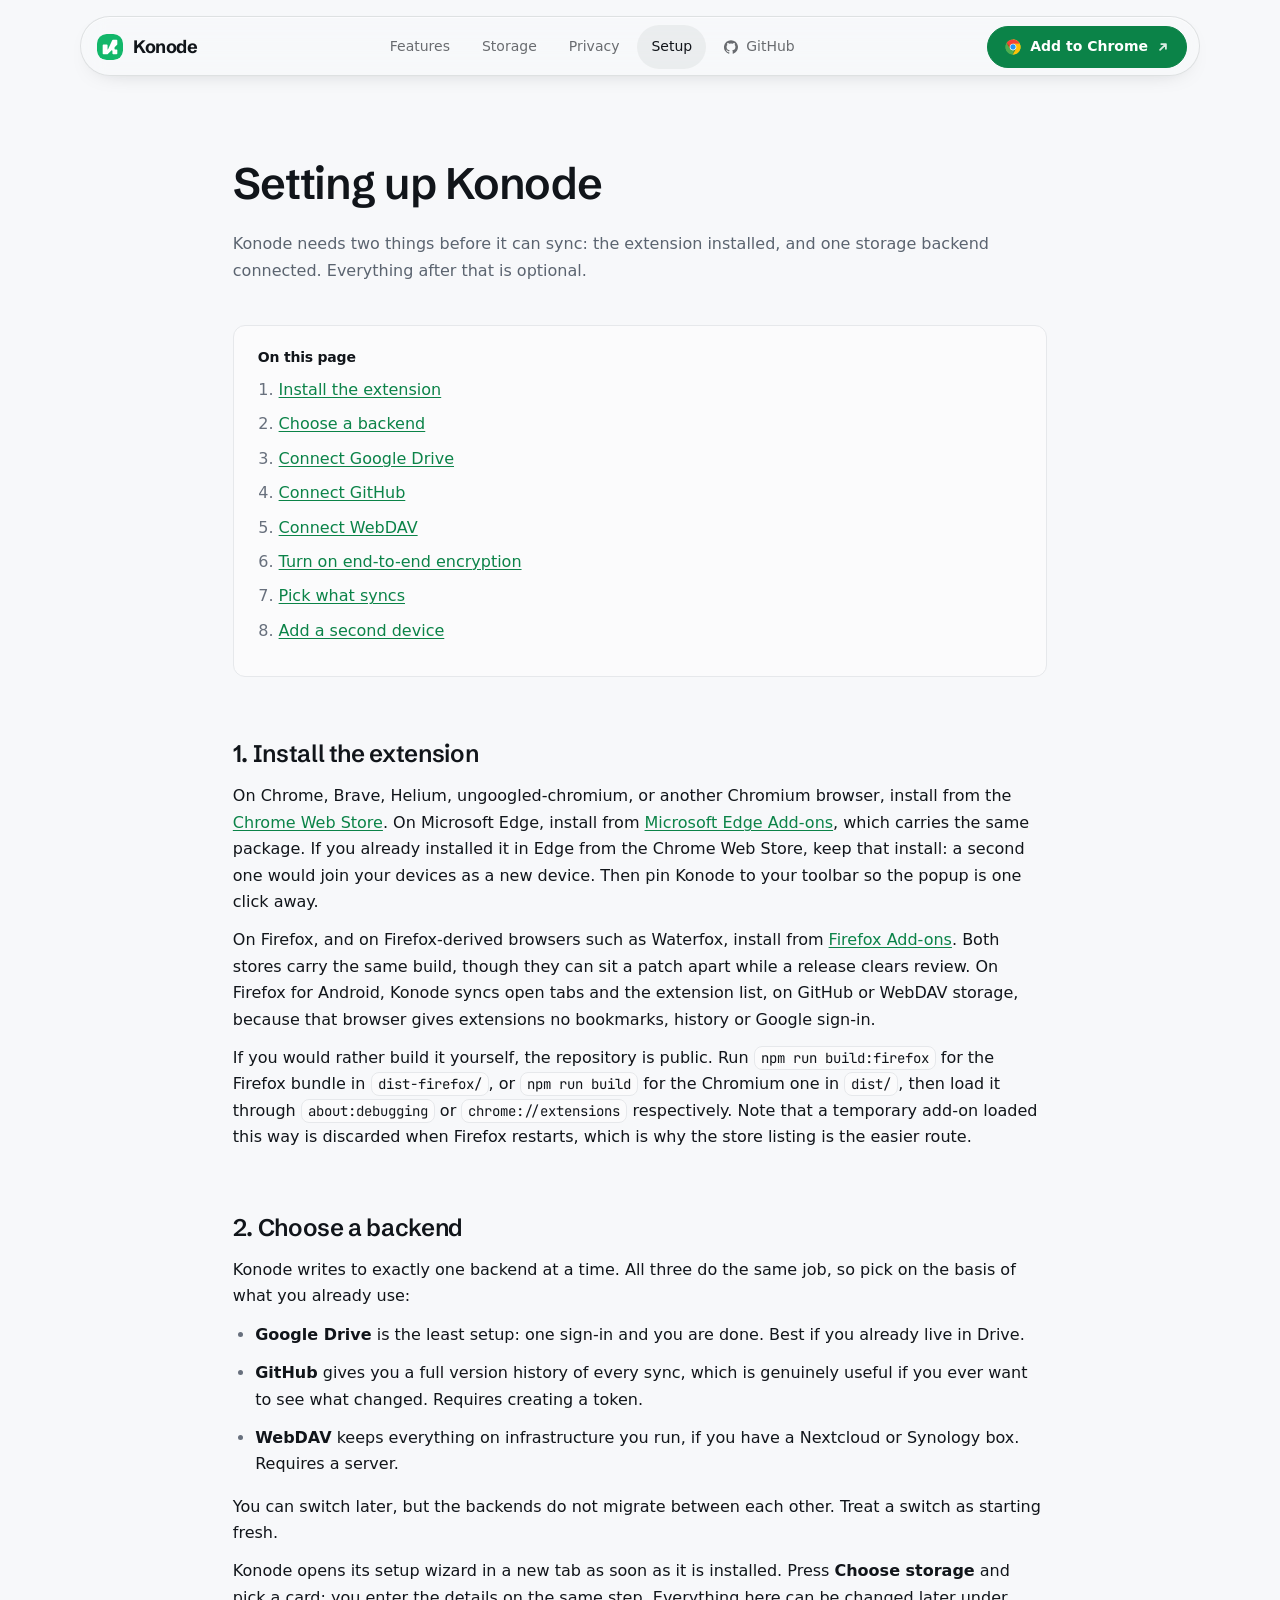
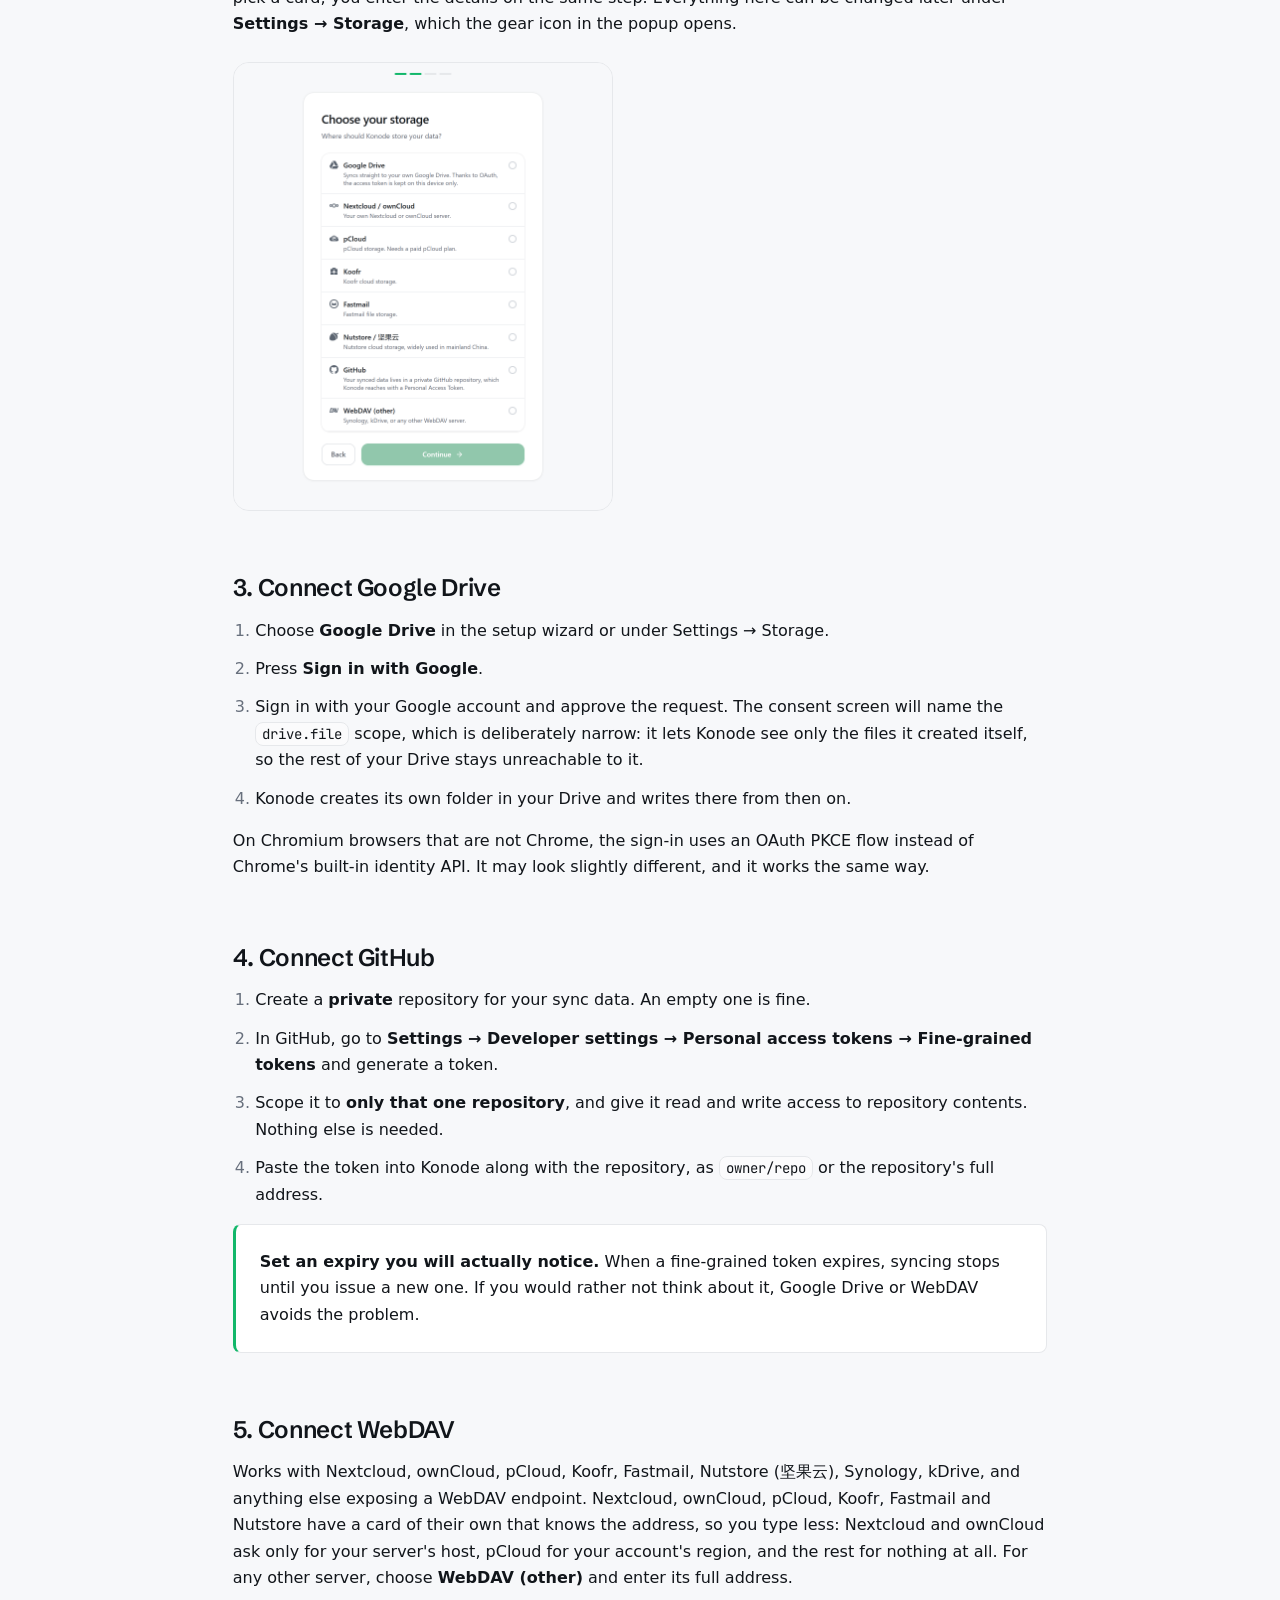
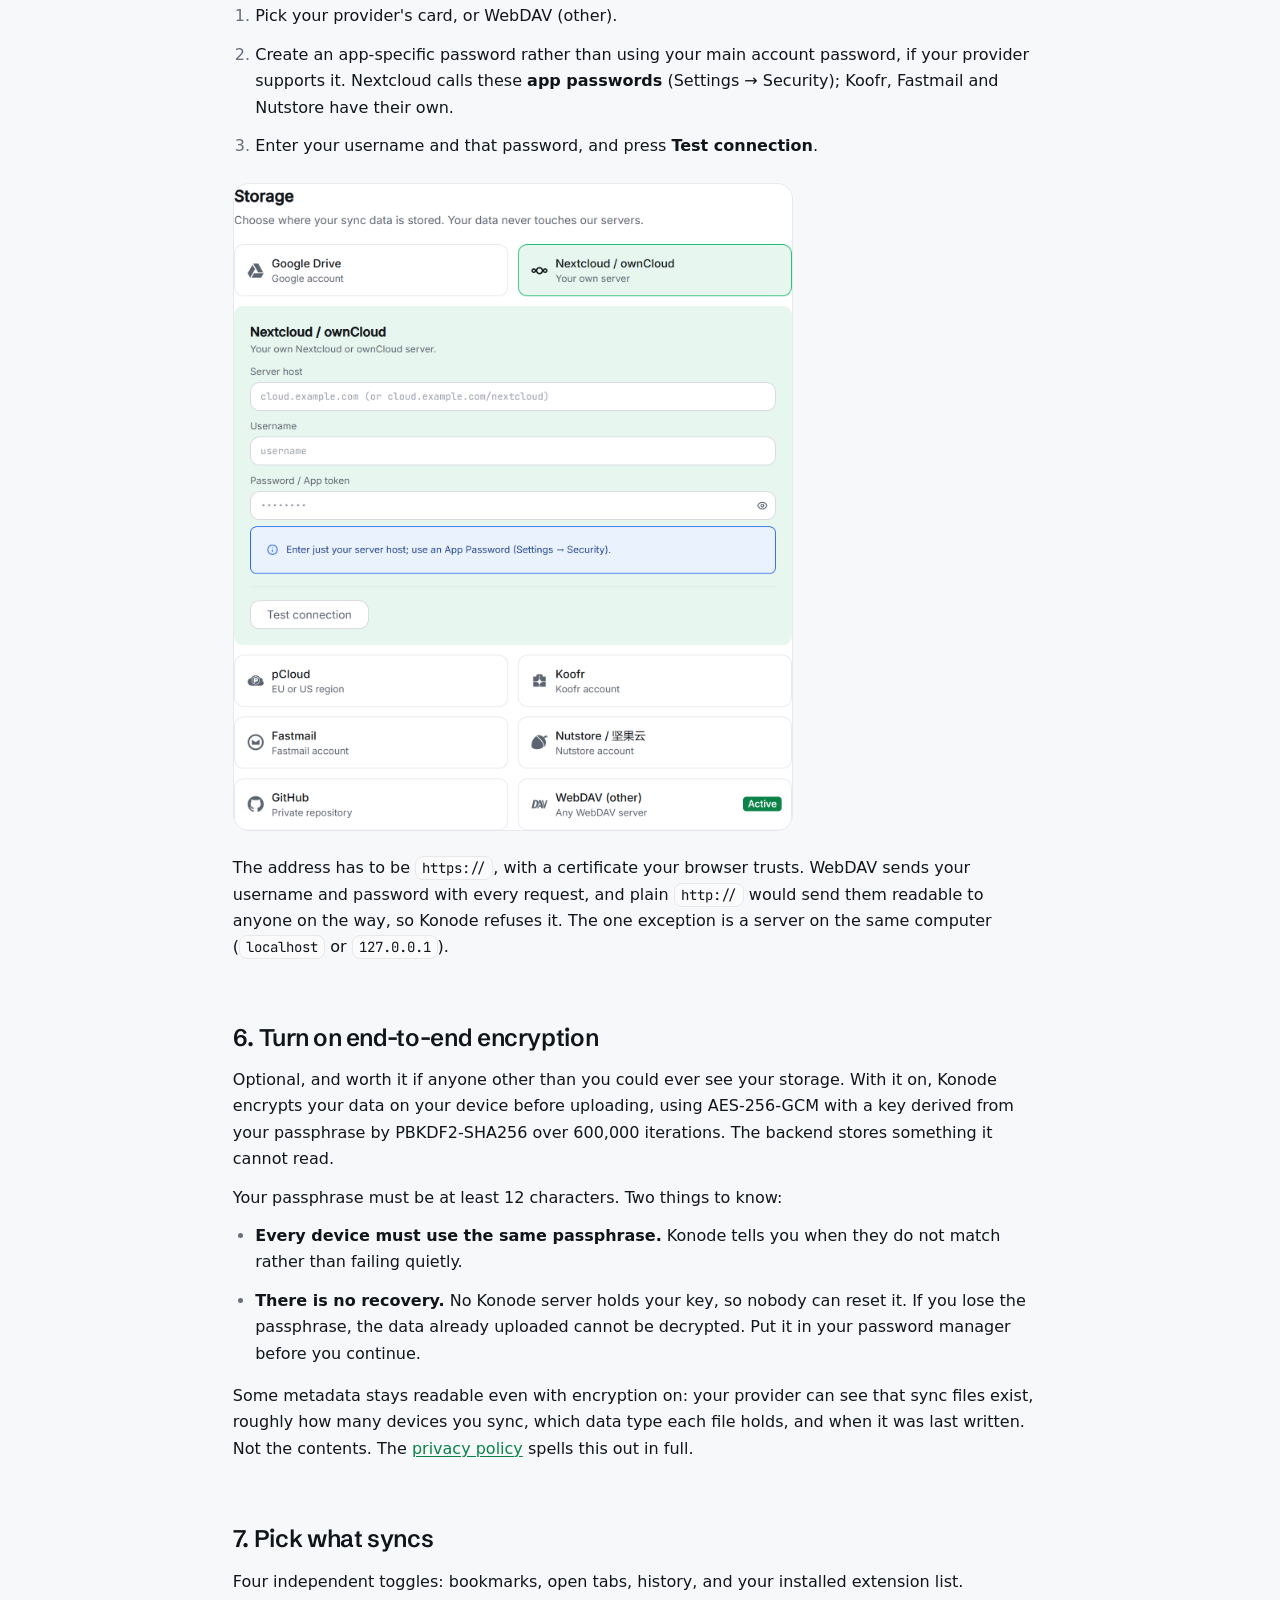
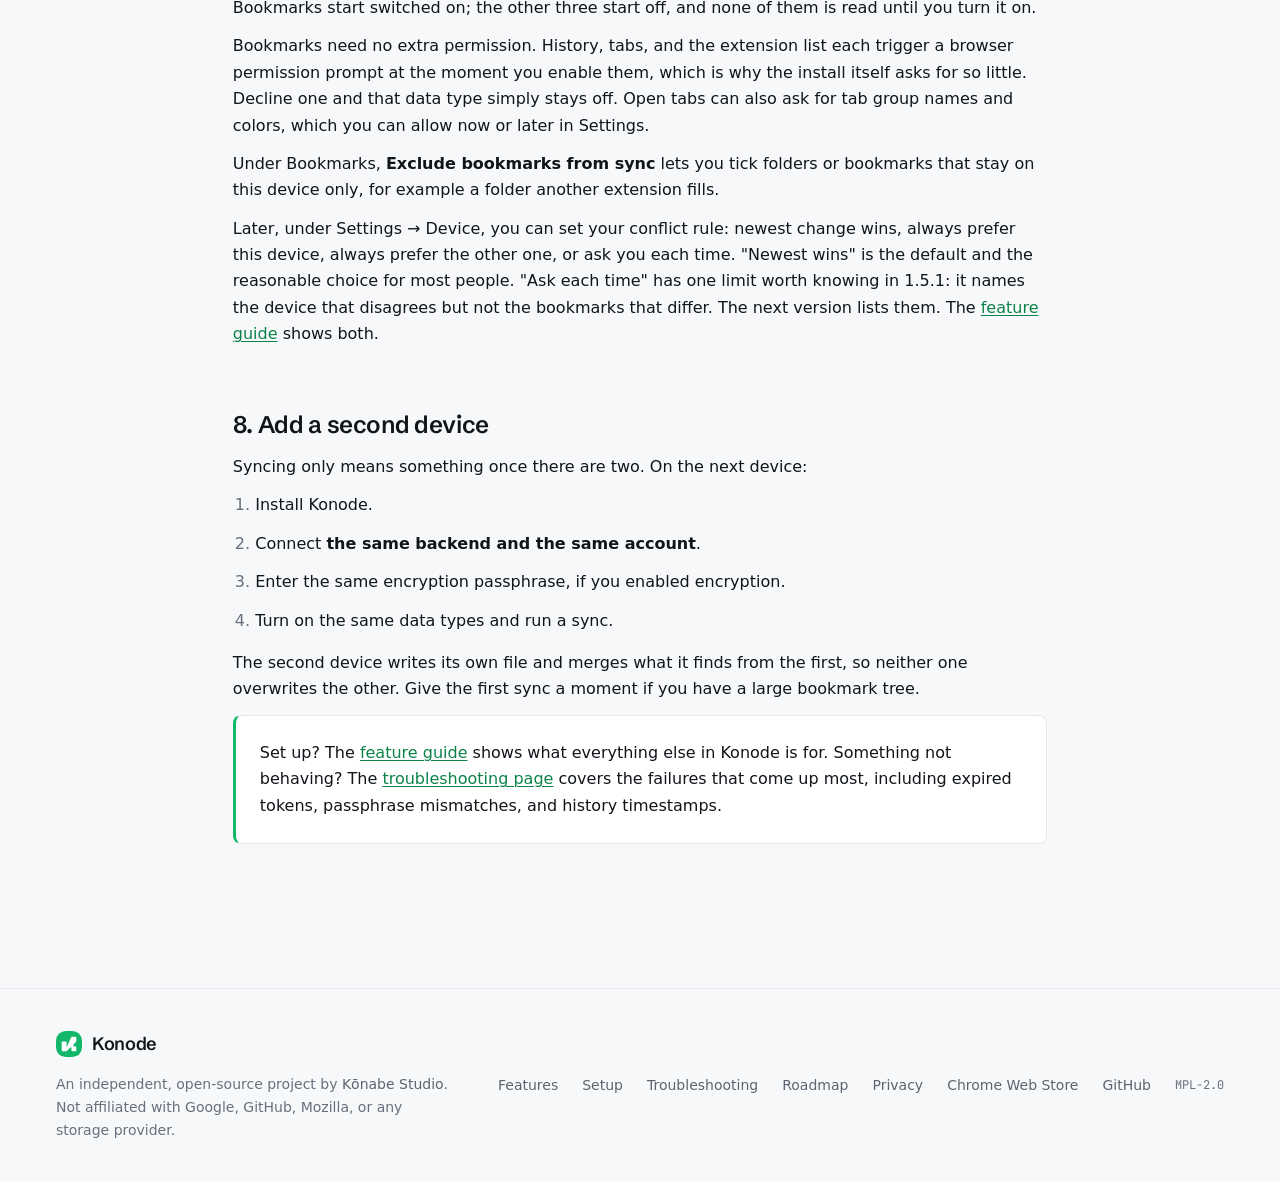
<file: setup.html>
<!doctype html>
<html lang="en">
<head>
  <meta charset="utf-8" />
  <meta name="viewport" content="width=device-width, initial-scale=1" />
  <title>Setup guide. Connect Google Drive, GitHub, or WebDAV | Konode</title>
  <meta name="description" content="Step-by-step setup for Konode: install the extension, then connect your own Google Drive, a GitHub repository, or a WebDAV server such as Nextcloud. Includes turning on end-to-end encryption and adding a second device." />
  <link rel="canonical" href="https://konode.org/setup.html" />
  <link rel="icon" href="icon.svg?v=2" type="image/svg+xml" />
  <link rel="icon" href="icon128.png?v=2" sizes="128x128" />
  <link rel="apple-touch-icon" href="icon128.png?v=2" />
  <meta name="theme-color" content="#f7f8fa" />
  <link rel="preload" href="fonts/schibsted-grotesk-latin.woff2" as="font" type="font/woff2" crossorigin />
  <link rel="preload" href="fonts/jetbrains-mono-latin.woff2" as="font" type="font/woff2" crossorigin />
  <link rel="stylesheet" href="tokens.css?v=3" />
  <link rel="stylesheet" href="header.css?v=3" />
  <link rel="stylesheet" href="docs.css?v=3" />
  <meta property="og:type" content="article" />
  <meta property="og:site_name" content="Konode" />
  <meta property="og:url" content="https://konode.org/setup.html" />
  <meta property="og:title" content="Setup guide. Connect Google Drive, GitHub, or WebDAV | Konode" />
  <meta property="og:description" content="Install Konode, connect a storage backend you own, and add a second device." />
  <meta property="og:image" content="https://konode.org/og.png?v=1" />
  <meta property="og:image:width" content="1200" />
  <meta property="og:image:height" content="630" />
  <meta property="og:image:type" content="image/png" />
  <meta property="og:image:alt" content="Konode. Sync your browser to storage you own." />
  <meta name="twitter:card" content="summary_large_image" />
  <script src="konode.js" defer></script>
</head>
<body>
  <a class="skip" href="#main">Skip to content</a>

  <header class="site-header">
    <a class="brand" href="index.html"><img src="icon.svg" alt="" /> Konode</a>

    <nav class="primary-nav" aria-label="Primary navigation">
      <a href="index.html#features">Features</a>
      <a href="index.html#storage">Storage</a>
      <a href="index.html#privacy">Privacy</a>
      <a href="setup.html" aria-current="page">Setup</a>
      <a href="https://github.com/konabe-studio/konode" target="_blank" rel="noopener noreferrer">
        <svg viewBox="0 0 24 24" aria-hidden="true"><path d="M12 .3a12 12 0 0 0-3.8 23.4c.6.1.8-.3.8-.6v-2.3c-3.3.7-4-1.4-4-1.4-.5-1.4-1.3-1.8-1.3-1.8-1.1-.7.1-.7.1-.7 1.2.1 1.8 1.2 1.8 1.2 1.1 1.8 2.8 1.3 3.5 1 .1-.8.4-1.3.8-1.6-2.7-.3-5.5-1.3-5.5-5.9 0-1.3.5-2.4 1.2-3.2-.1-.3-.5-1.5.1-3.2 0 0 1-.3 3.3 1.2a11.5 11.5 0 0 1 6 0c2.3-1.5 3.3-1.2 3.3-1.2.6 1.7.2 2.9.1 3.2.8.8 1.2 1.9 1.2 3.2 0 4.6-2.8 5.6-5.5 5.9.4.4.8 1.1.8 2.2v3.4c0 .3.2.7.8.6A12 12 0 0 0 12 .3Z"/></svg>
        GitHub
      </a>
    </nav>

    <details class="mobile-nav">
      <summary aria-label="Open navigation menu">
        <svg viewBox="0 0 24 24" fill="none" stroke-width="2" stroke-linecap="round" aria-hidden="true">
          <path d="M4 5h16" /><path d="M4 12h16" /><path d="M4 19h16" />
        </svg>
      </summary>
      <nav aria-label="Mobile navigation">
        <a class="m-install js-install" href="https://chromewebstore.google.com/detail/konode/mmlfiiimnpnjcjhhbldenpcmnibedkfa" target="_blank" rel="noopener noreferrer">Add to <span class="js-browser">Chrome</span> for free</a>
        <a href="index.html">Home</a>
        <a href="index.html#features">Features</a>
        <a href="index.html#storage">Storage</a>
        <a href="index.html#privacy">Privacy</a>
        <a href="index.html#compare">Compare</a>
        <a href="index.html#faq">FAQ</a>
        <a href="features.html">Feature guide</a>
        <a href="setup.html" aria-current="page">Setup guide</a>
        <a href="troubleshooting.html">Troubleshooting</a>
        <a href="roadmap.html">Roadmap</a>
        <a href="privacy.html">Privacy policy</a>
        <a href="https://github.com/konabe-studio/konode" target="_blank" rel="noopener noreferrer">GitHub</a>
      </nav>
    </details>

    <a class="header-cta js-install" href="https://chromewebstore.google.com/detail/konode/mmlfiiimnpnjcjhhbldenpcmnibedkfa" target="_blank" rel="noopener noreferrer">
      <img class="js-browser-logo" src="assets/chrome.svg" alt="" />
      <span>Add to <span class="js-browser">Chrome</span></span>
      <svg class="ext" viewBox="0 0 16 16" fill="none" aria-hidden="true"><path d="M11.3333 10V4.66667H6M11.3333 4.66667L4.66667 11.3333" stroke="currentColor" stroke-width="2" stroke-linecap="round" stroke-linejoin="round"/></svg>
    </a>
  </header>

  <main id="main" class="wrap doc">
    <h1>Setting up Konode</h1>
    <p class="lead">
      Konode needs two things before it can sync: the extension installed, and one
      storage backend connected. Everything after that is optional.
    </p>

    <nav class="toc" aria-label="On this page">
      <h2>On this page</h2>
      <ol>
        <li><a href="#install">Install the extension</a></li>
        <li><a href="#choose">Choose a backend</a></li>
        <li><a href="#drive">Connect Google Drive</a></li>
        <li><a href="#github">Connect GitHub</a></li>
        <li><a href="#webdav">Connect WebDAV</a></li>
        <li><a href="#encryption">Turn on end-to-end encryption</a></li>
        <li><a href="#datatypes">Pick what syncs</a></li>
        <li><a href="#second">Add a second device</a></li>
      </ol>
    </nav>

    <h2 id="install">1. Install the extension</h2>
    <p>
      On Chrome, Brave, Helium, ungoogled-chromium, or another Chromium browser,
      install from the
      <a href="https://chromewebstore.google.com/detail/konode/mmlfiiimnpnjcjhhbldenpcmnibedkfa">Chrome Web Store</a>.
      On Microsoft Edge, install from
      <a href="https://microsoftedge.microsoft.com/addons/detail/acmngpjfommajbkfbfmdfemlheiamfoe">Microsoft Edge Add-ons</a>,
      which carries the same package. If you already installed it in Edge from the
      Chrome Web Store, keep that install: a second one would join your devices as a new
      device. Then pin Konode to your toolbar so the popup is one click away.
    </p>
    <p>
      On Firefox, and on Firefox-derived browsers such as Waterfox, install from
      <a href="https://addons.mozilla.org/firefox/addon/konode/">Firefox Add-ons</a>. Both stores carry the same
      build, though they can sit a patch apart while a release clears review. On
      Firefox for Android, Konode syncs open tabs and the extension list, on GitHub or
      WebDAV storage, because that browser gives extensions no bookmarks, history or
      Google sign-in.
    </p>
    <p>
      If you would rather build it yourself, the repository is public. Run
      <code>npm run build:firefox</code> for the Firefox bundle in
      <code>dist-firefox/</code>, or <code>npm run build</code> for the Chromium one
      in <code>dist/</code>, then load it through <code>about:debugging</code> or
      <code>chrome://extensions</code> respectively. Note that a temporary add-on
      loaded this way is discarded when Firefox restarts, which is why the store
      listing is the easier route.
    </p>

    <h2 id="choose">2. Choose a backend</h2>
    <p>
      Konode writes to exactly one backend at a time. All three do the same job, so
      pick on the basis of what you already use:
    </p>
    <ul>
      <li><strong>Google Drive</strong> is the least setup: one sign-in and you are done. Best if you already live in Drive.</li>
      <li><strong>GitHub</strong> gives you a full version history of every sync, which is genuinely useful if you ever want to see what changed. Requires creating a token.</li>
      <li><strong>WebDAV</strong> keeps everything on infrastructure you run, if you have a Nextcloud or Synology box. Requires a server.</li>
    </ul>
    <p>
      You can switch later, but the backends do not migrate between each other. Treat
      a switch as starting fresh.
    </p>
    <p>
      Konode opens its setup wizard in a new tab as soon as it is installed. Press
      <strong>Choose storage</strong> and pick a card; you enter the details on the same
      step. Everything here can be changed later under <strong>Settings → Storage</strong>,
      which the gear icon in the popup opens.
    </p>
    <figure class="shot">
      <img src="assets/shots/setup-storage.png" width="380" height="450" alt="The setup wizard's Choose your storage step, listing Google Drive, Nextcloud / ownCloud, pCloud, Koofr, Fastmail, Nutstore, GitHub and WebDAV (other)" />
    </figure>

    <h2 id="drive">3. Connect Google Drive</h2>
    <ol class="steps">
      <li>Choose <strong>Google Drive</strong> in the setup wizard or under Settings → Storage.</li>
      <li>Press <strong>Sign in with Google</strong>.</li>
      <li>
        Sign in with your Google account and approve the request. The consent screen
        will name the <code>drive.file</code> scope, which is deliberately narrow: it
        lets Konode see only the files it created itself, so the rest of your Drive
        stays unreachable to it.
      </li>
      <li>Konode creates its own folder in your Drive and writes there from then on.</li>
    </ol>
    <p>
      On Chromium browsers that are not Chrome, the sign-in uses an OAuth PKCE flow
      instead of Chrome's built-in identity API. It may look slightly different, and
      it works the same way.
    </p>

    <h2 id="github">4. Connect GitHub</h2>
    <ol class="steps">
      <li>Create a <strong>private</strong> repository for your sync data. An empty one is fine.</li>
      <li>
        In GitHub, go to <strong>Settings → Developer settings → Personal access
        tokens → Fine-grained tokens</strong> and generate a token.
      </li>
      <li>
        Scope it to <strong>only that one repository</strong>, and give it read and
        write access to repository contents. Nothing else is needed.
      </li>
      <li>Paste the token into Konode along with the repository, as <code>owner/repo</code> or the repository's full address.</li>
    </ol>
    <div class="callout">
      <p>
        <strong>Set an expiry you will actually notice.</strong> When a fine-grained
        token expires, syncing stops until you issue a new one. If you would rather
        not think about it, Google Drive or WebDAV avoids the problem.
      </p>
    </div>

    <h2 id="webdav">5. Connect WebDAV</h2>
    <p>
      Works with Nextcloud, ownCloud, pCloud, Koofr, Fastmail, Nutstore (坚果云),
      Synology, kDrive, and anything else exposing a WebDAV endpoint. Nextcloud,
      ownCloud, pCloud, Koofr, Fastmail and Nutstore have a card of their own that
      knows the address, so you type less: Nextcloud and ownCloud ask only for your
      server's host, pCloud for your account's region, and the rest for nothing at all.
      For any other server, choose <strong>WebDAV (other)</strong> and enter its full
      address.
    </p>
    <ol class="steps">
      <li>Pick your provider's card, or WebDAV (other).</li>
      <li>
        Create an app-specific password rather than using your main account
        password, if your provider supports it. Nextcloud calls these
        <strong>app passwords</strong> (Settings → Security); Koofr, Fastmail and
        Nutstore have their own.
      </li>
      <li>Enter your username and that password, and press <strong>Test connection</strong>.</li>
    </ol>
    <figure class="shot">
      <img src="assets/shots/settings-storage.png" width="560" height="648" alt="Settings, Storage: the provider tiles with the Nextcloud / ownCloud panel open, asking for Server host, Username and Password / App token" />
    </figure>
    <p>
      The address has to be <code>https://</code>, with a certificate your browser
      trusts. WebDAV sends your username and password with every request, and plain
      <code>http://</code> would send them readable to anyone on the way, so Konode
      refuses it. The one exception is a server on the same computer
      (<code>localhost</code> or <code>127.0.0.1</code>).
    </p>

    <h2 id="encryption">6. Turn on end-to-end encryption</h2>
    <p>
      Optional, and worth it if anyone other than you could ever see your storage.
      With it on, Konode encrypts your data on your device before uploading, using
      AES-256-GCM with a key derived from your passphrase by PBKDF2-SHA256 over
      600,000 iterations. The backend stores something it cannot read.
    </p>
    <p>Your passphrase must be at least 12 characters. Two things to know:</p>
    <ul>
      <li>
        <strong>Every device must use the same passphrase.</strong> Konode tells you
        when they do not match rather than failing quietly.
      </li>
      <li>
        <strong>There is no recovery.</strong> No Konode server holds your key, so
        nobody can reset it. If you lose the passphrase, the data already uploaded
        cannot be decrypted. Put it in your password manager before you continue.
      </li>
    </ul>
    <p>
      Some metadata stays readable even with encryption on: your provider can see that
      sync files exist, roughly how many devices you sync, which data type each file
      holds, and when it was last written. Not the contents. The
      <a href="privacy.html">privacy policy</a> spells this out in full.
    </p>

    <h2 id="datatypes">7. Pick what syncs</h2>
    <p>
      Four independent toggles: bookmarks, open tabs, history, and your installed
      extension list. Bookmarks start switched on; the other three start off, and none of
      them is read until you turn it on.
    </p>
    <p>
      Bookmarks need no extra permission. History, tabs, and the extension list each
      trigger a browser permission prompt at the moment you enable them, which is why
      the install itself asks for so little. Decline one and that data type simply
      stays off. Open tabs can also ask for tab group names and colors, which you can
      allow now or later in Settings.
    </p>
    <p>
      Under Bookmarks, <strong>Exclude bookmarks from sync</strong> lets you tick
      folders or bookmarks that stay on this device only, for example a folder another
      extension fills.
    </p>
    <p>
      Later, under Settings → Device, you can set your conflict rule: newest change
      wins, always prefer this device, always prefer the other one, or ask you each
      time. "Newest wins" is the default and the reasonable choice for most people.
      "Ask each time" has one limit worth knowing in 1.5.1: it names the device that
      disagrees but not the bookmarks that differ. The next version lists them. The
      <a href="features.html#conflicts">feature guide</a> shows both.
    </p>

    <h2 id="second">8. Add a second device</h2>
    <p>Syncing only means something once there are two. On the next device:</p>
    <ol class="steps">
      <li>Install Konode.</li>
      <li>Connect <strong>the same backend and the same account</strong>.</li>
      <li>Enter the same encryption passphrase, if you enabled encryption.</li>
      <li>Turn on the same data types and run a sync.</li>
    </ol>
    <p>
      The second device writes its own file and merges what it finds from the first,
      so neither one overwrites the other. Give the first sync a moment if you have a
      large bookmark tree.
    </p>

    <div class="callout">
      <p>
        Set up? The <a href="features.html">feature guide</a> shows what everything else
        in Konode is for. Something not behaving? The
        <a href="troubleshooting.html">troubleshooting page</a> covers the failures that
        come up most, including expired tokens, passphrase mismatches, and history
        timestamps.
      </p>
    </div>
  </main>

  <footer class="site">
    <div class="wrap">
      <div class="top">
        <div>
          <a class="brand" href="index.html"><img src="icon.svg" alt="" /> Konode</a>
          <p class="about">
            An independent, open-source project by <b>Kōnabe Studio</b>. Not
            affiliated with Google, GitHub, Mozilla, or any storage provider.
          </p>
        </div>
        <div class="links">
          <a href="features.html">Features</a>
          <a href="setup.html">Setup</a>
          <a href="troubleshooting.html">Troubleshooting</a>
          <a href="roadmap.html">Roadmap</a>
          <a href="privacy.html">Privacy</a>
          <a href="https://chromewebstore.google.com/detail/konode/mmlfiiimnpnjcjhhbldenpcmnibedkfa">Chrome Web Store</a>
          <a href="https://github.com/konabe-studio/konode">GitHub</a>
          <span class="lic">MPL-2.0</span>
        </div>
      </div>
    </div>
  </footer>

</body>
</html>
</file>
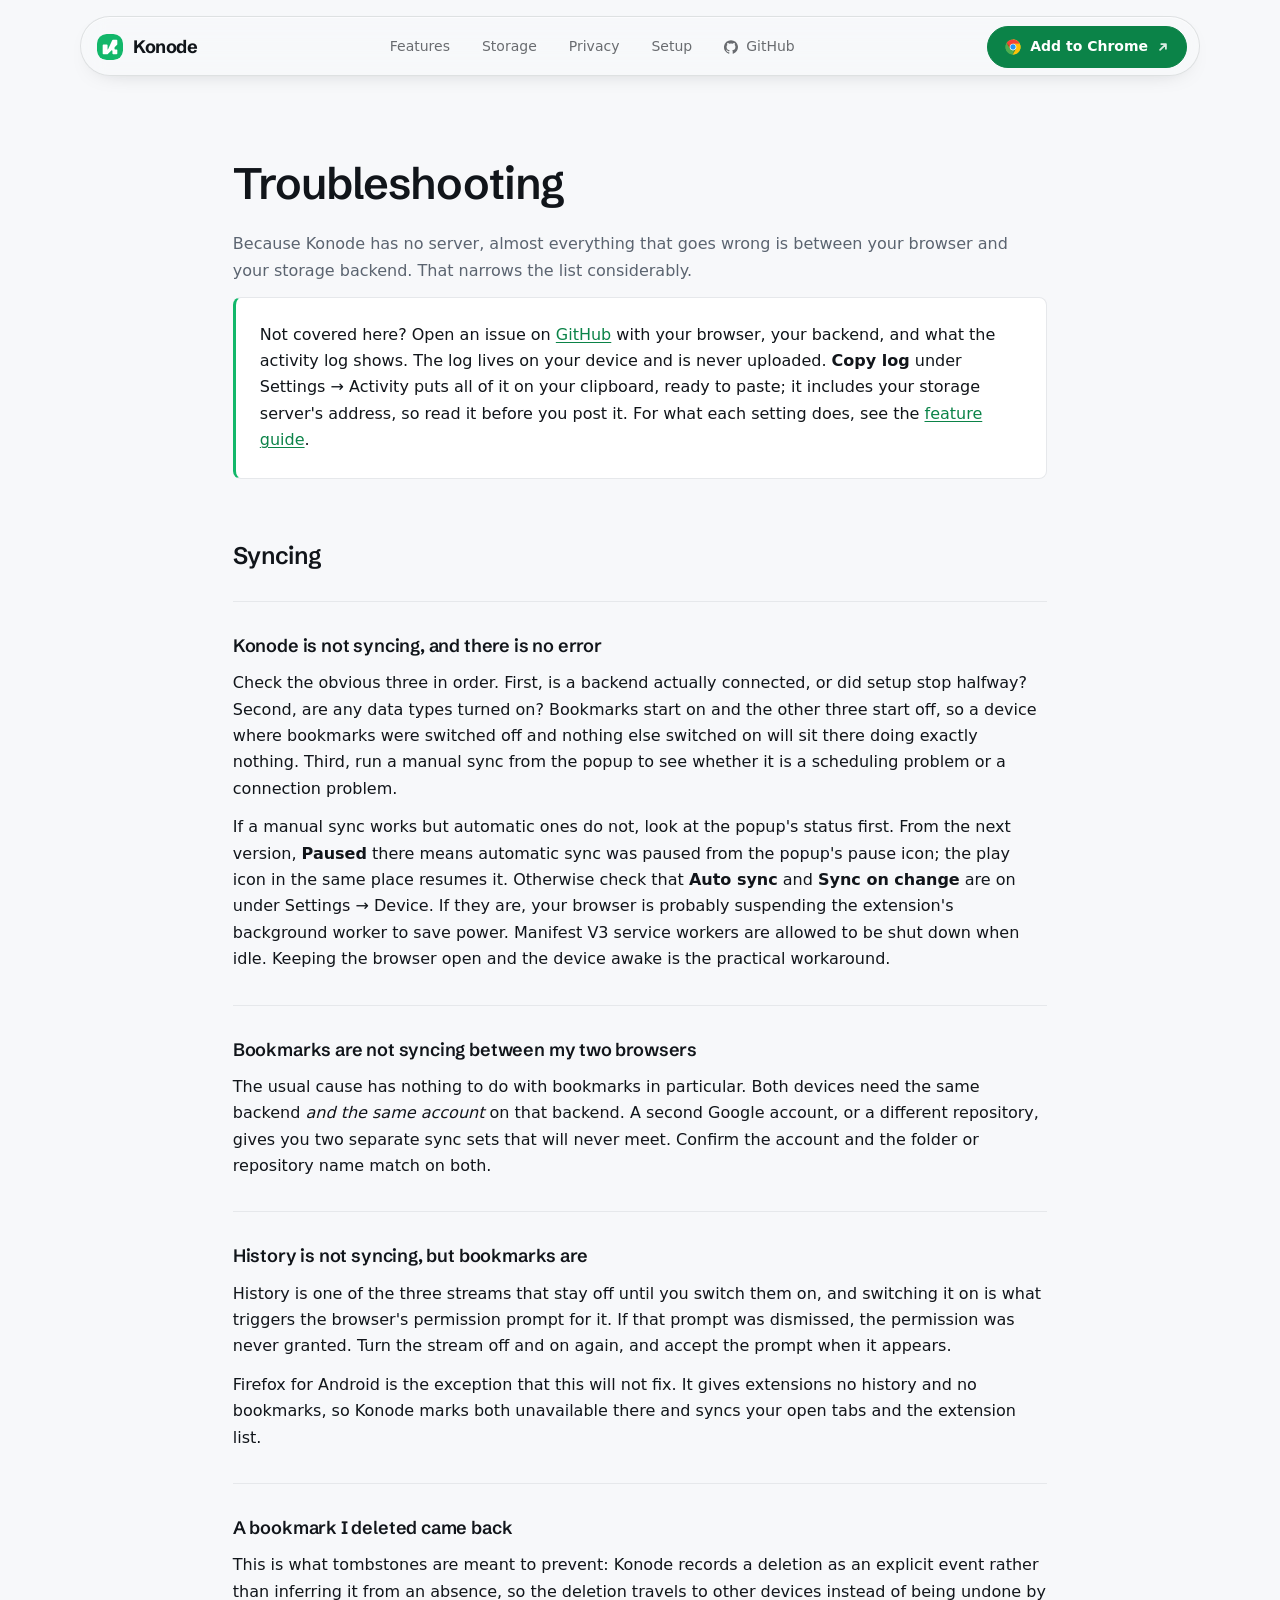
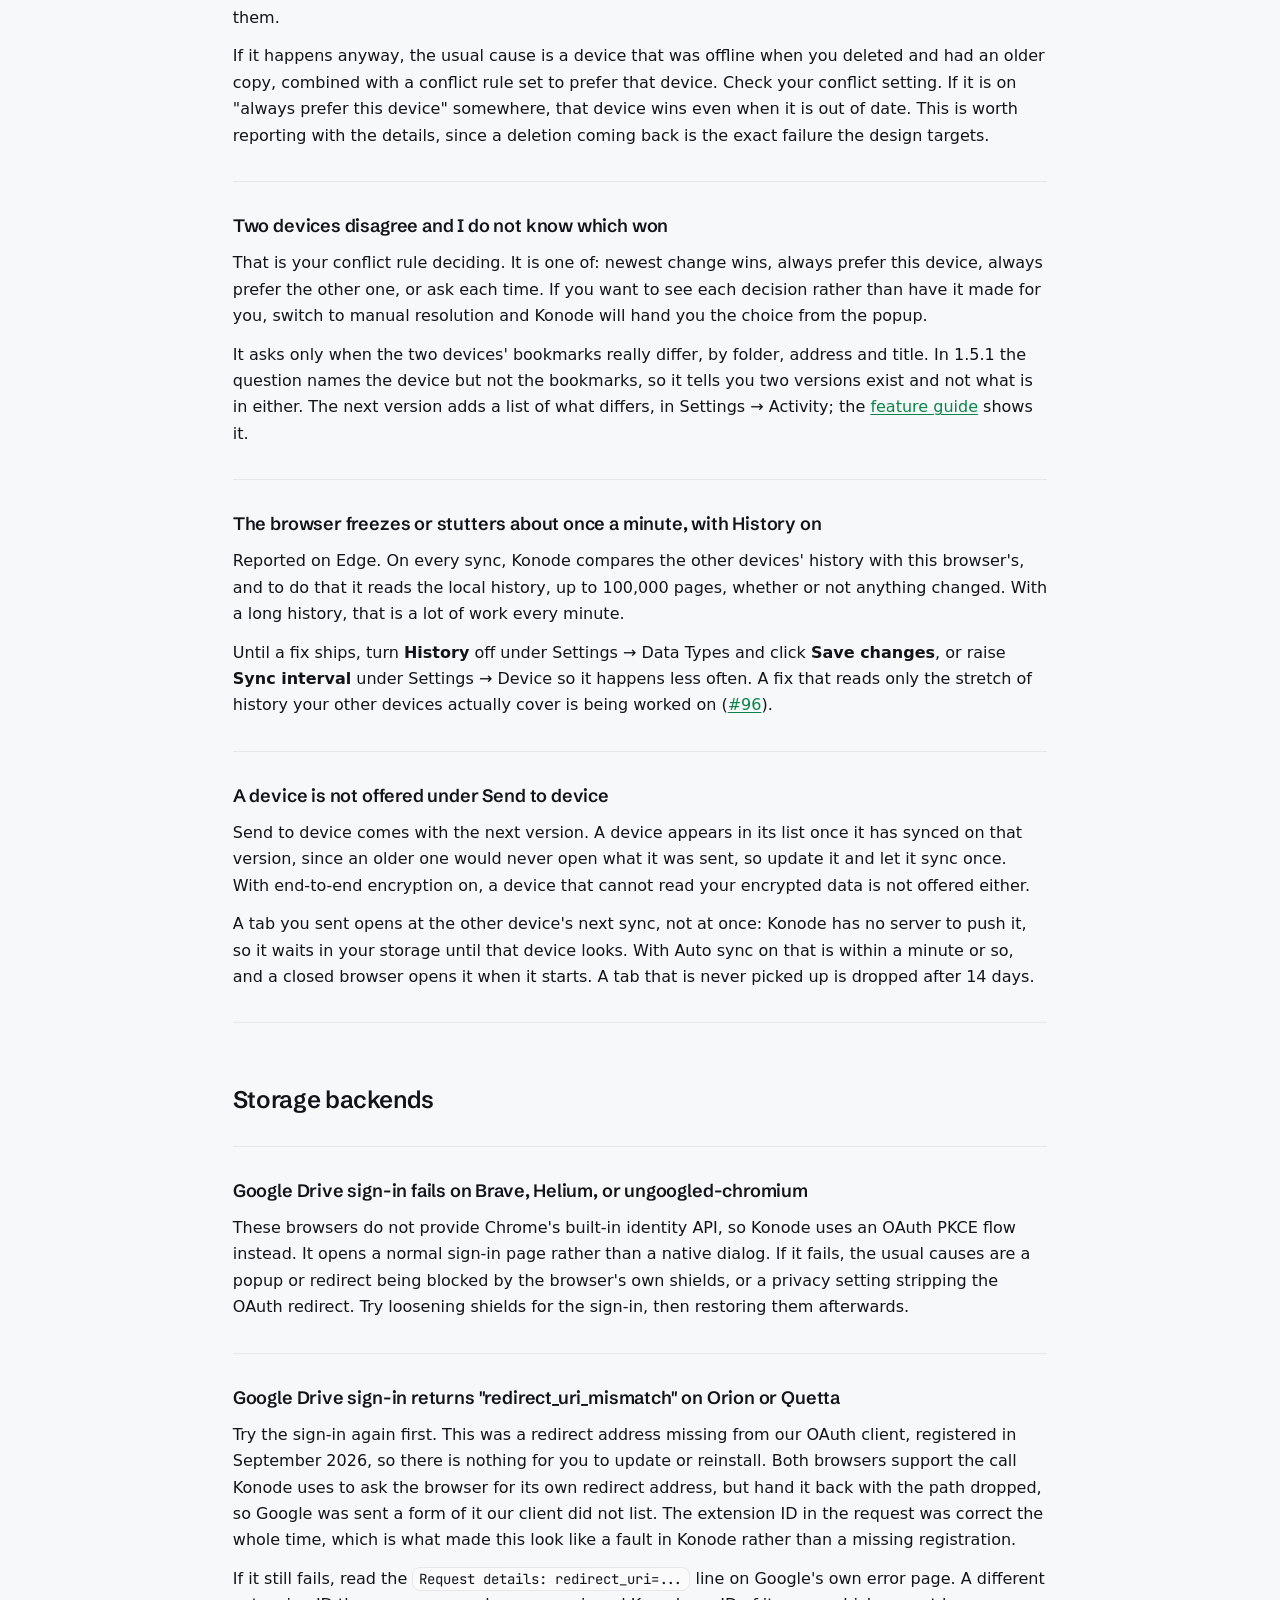
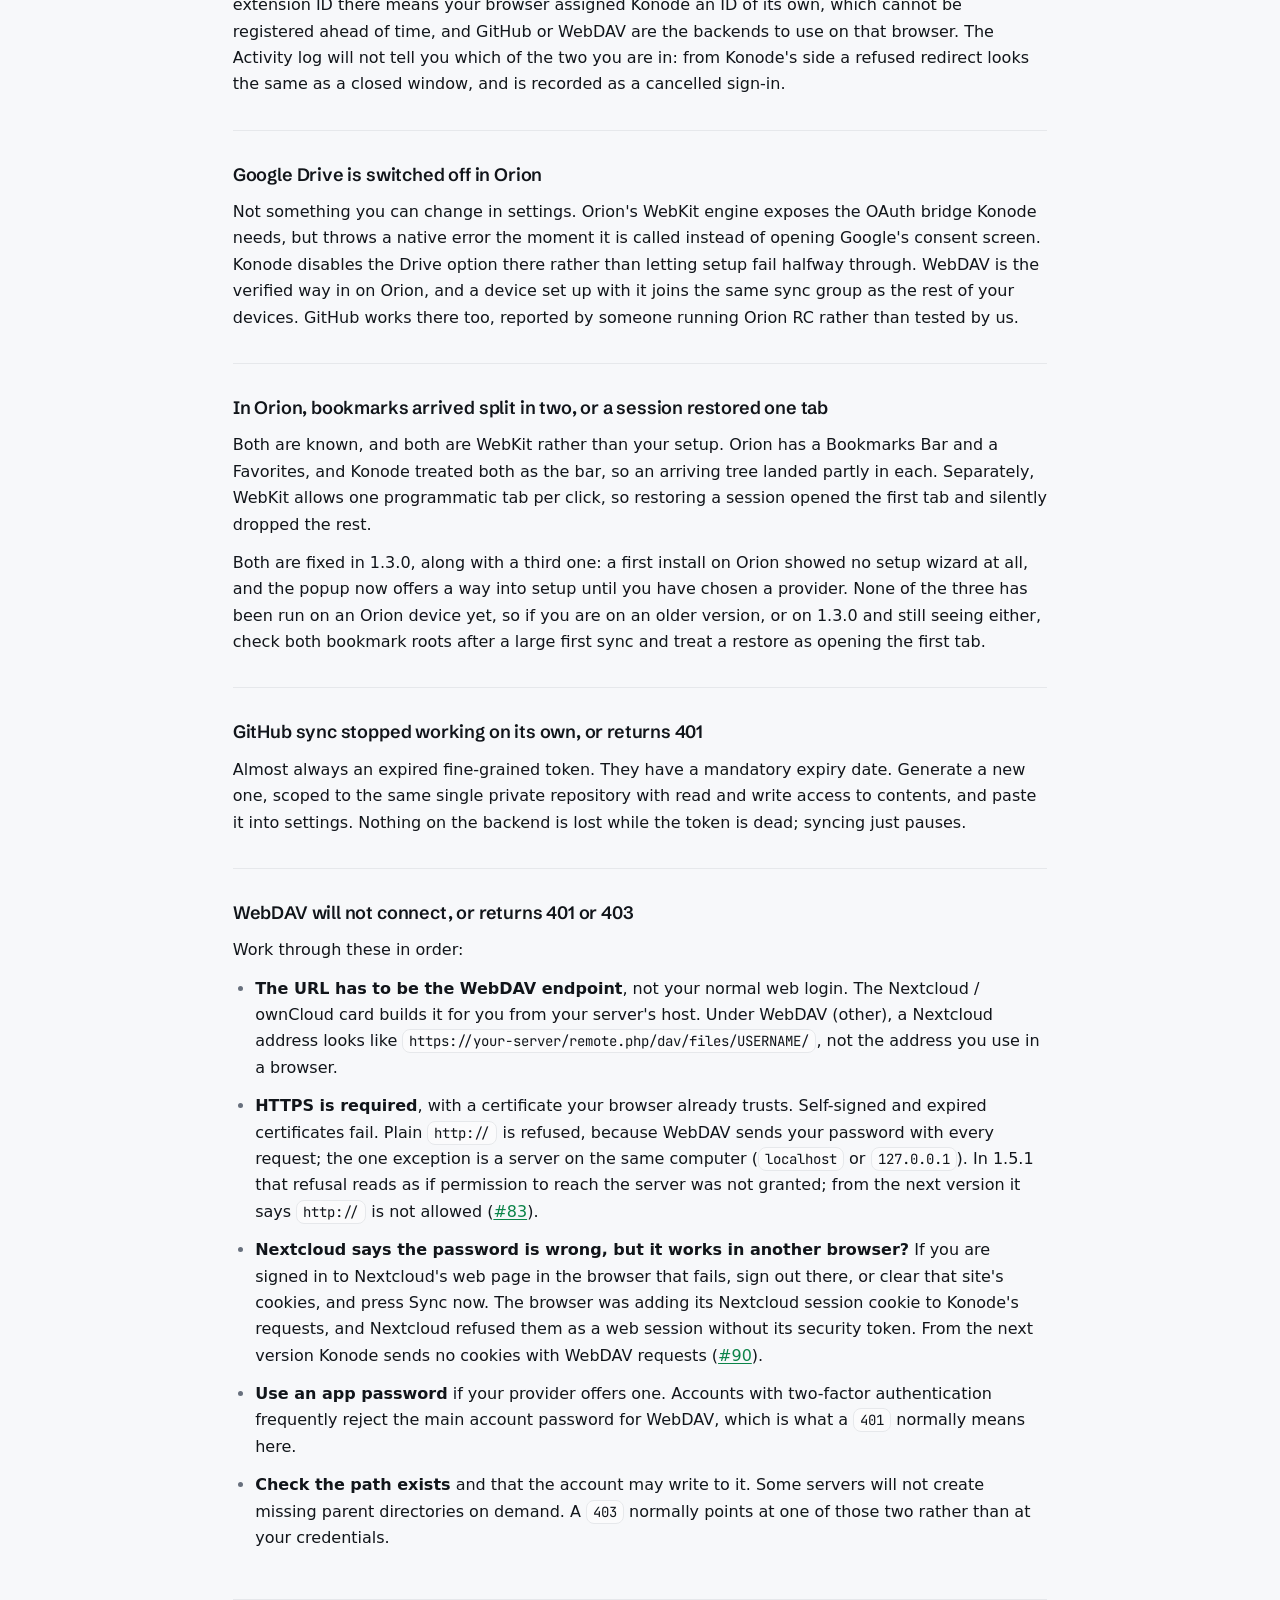
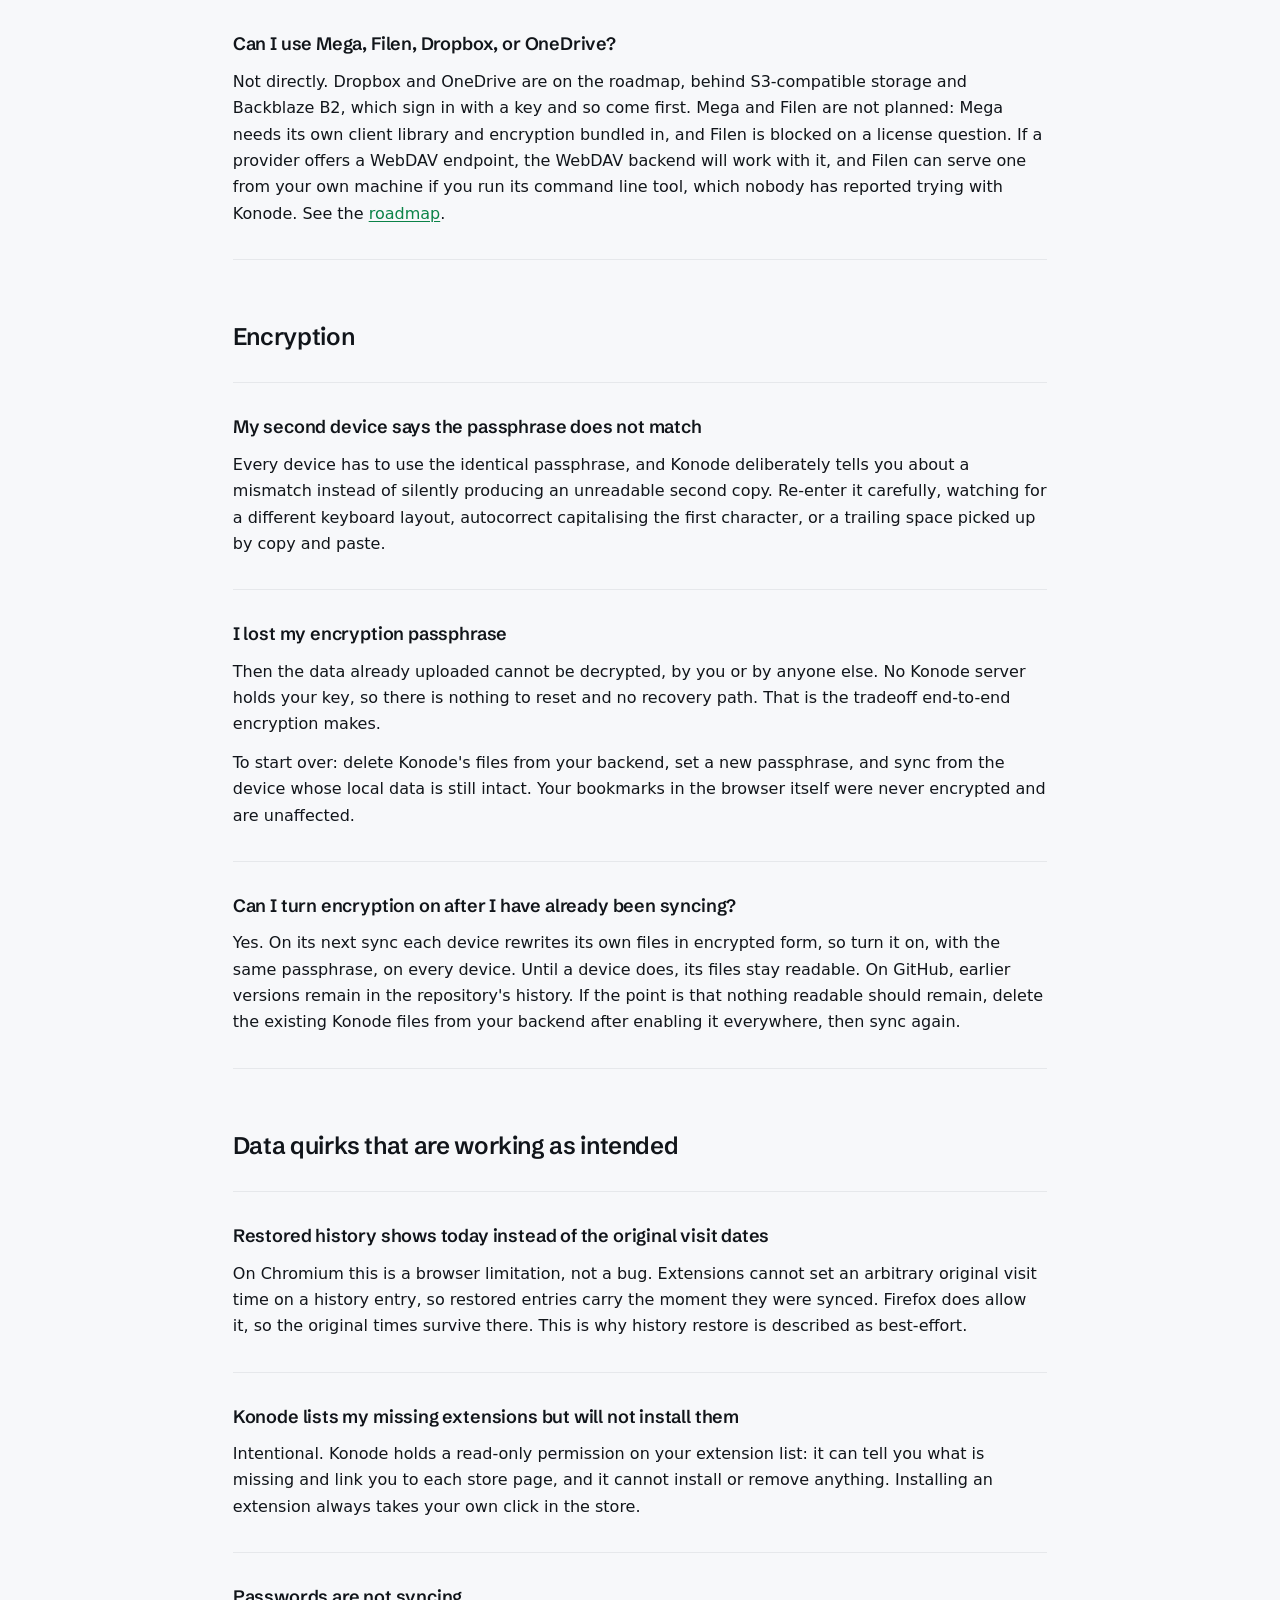
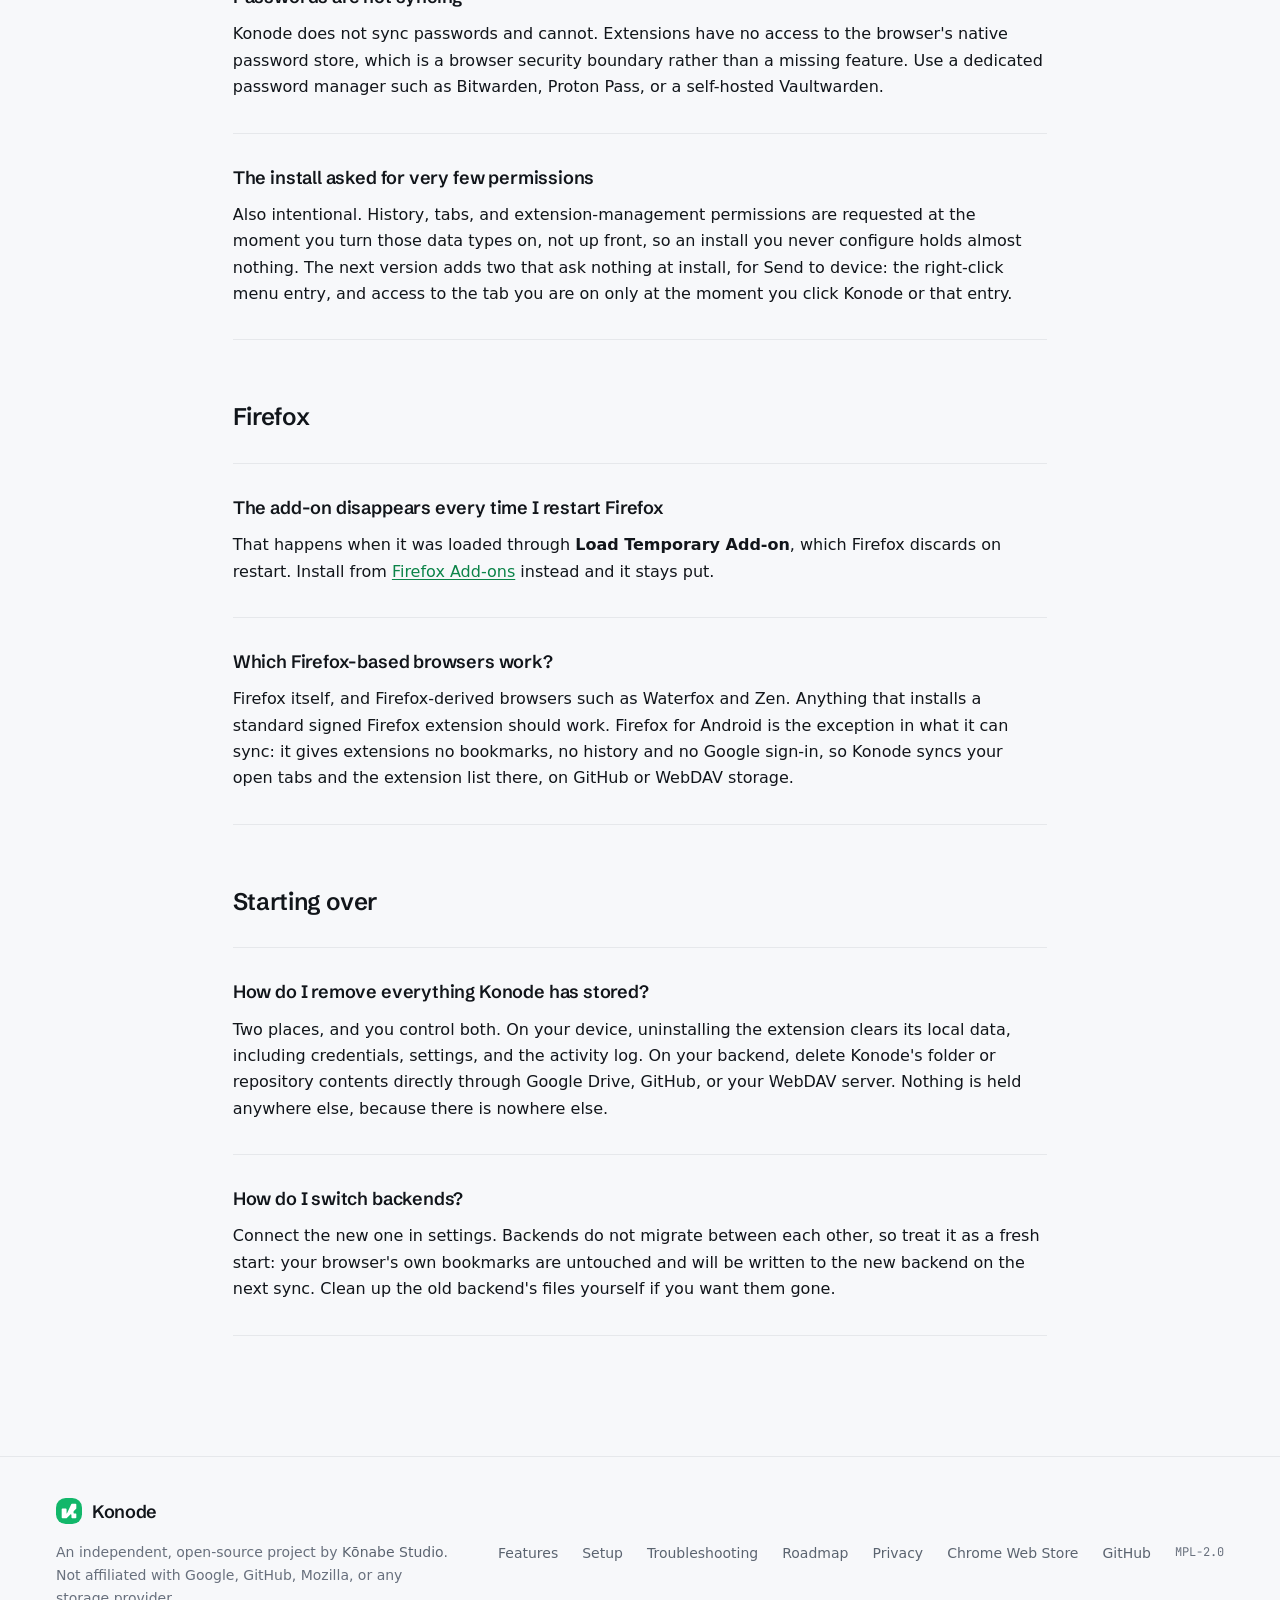
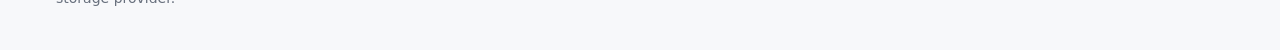
<file: troubleshooting.html>
<!doctype html>
<html lang="en">
<head>
  <meta charset="utf-8" />
  <meta name="viewport" content="width=device-width, initial-scale=1" />
  <title>Troubleshooting. Sync failures, Drive, GitHub and WebDAV errors | Konode</title>
  <meta name="description" content="Fixes for Konode problems: bookmarks not syncing between browsers, history not syncing, Google Drive sign-in failures, expired GitHub tokens, WebDAV 401 and 403 errors, passphrase mismatches, and bookmarks reappearing after deletion." />
  <link rel="canonical" href="https://konode.org/troubleshooting.html" />
  <link rel="icon" href="icon.svg?v=2" type="image/svg+xml" />
  <link rel="icon" href="icon128.png?v=2" sizes="128x128" />
  <link rel="apple-touch-icon" href="icon128.png?v=2" />
  <meta name="theme-color" content="#f7f8fa" />
  <link rel="preload" href="fonts/schibsted-grotesk-latin.woff2" as="font" type="font/woff2" crossorigin />
  <link rel="preload" href="fonts/jetbrains-mono-latin.woff2" as="font" type="font/woff2" crossorigin />
  <link rel="stylesheet" href="tokens.css?v=3" />
  <link rel="stylesheet" href="header.css?v=3" />
  <link rel="stylesheet" href="docs.css?v=3" />
  <meta property="og:type" content="article" />
  <meta property="og:site_name" content="Konode" />
  <meta property="og:url" content="https://konode.org/troubleshooting.html" />
  <meta property="og:title" content="Troubleshooting. Konode" />
  <meta property="og:description" content="Fixes for the Konode problems that come up most often." />
  <meta property="og:image" content="https://konode.org/og.png?v=1" />
  <meta property="og:image:width" content="1200" />
  <meta property="og:image:height" content="630" />
  <meta property="og:image:type" content="image/png" />
  <meta property="og:image:alt" content="Konode. Sync your browser to storage you own." />
  <meta name="twitter:card" content="summary_large_image" />
  <script src="konode.js" defer></script>
</head>
<body>
  <a class="skip" href="#main">Skip to content</a>

  <header class="site-header">
    <a class="brand" href="index.html"><img src="icon.svg" alt="" /> Konode</a>

    <nav class="primary-nav" aria-label="Primary navigation">
      <a href="index.html#features">Features</a>
      <a href="index.html#storage">Storage</a>
      <a href="index.html#privacy">Privacy</a>
      <a href="setup.html">Setup</a>
      <a href="https://github.com/konabe-studio/konode" target="_blank" rel="noopener noreferrer">
        <svg viewBox="0 0 24 24" aria-hidden="true"><path d="M12 .3a12 12 0 0 0-3.8 23.4c.6.1.8-.3.8-.6v-2.3c-3.3.7-4-1.4-4-1.4-.5-1.4-1.3-1.8-1.3-1.8-1.1-.7.1-.7.1-.7 1.2.1 1.8 1.2 1.8 1.2 1.1 1.8 2.8 1.3 3.5 1 .1-.8.4-1.3.8-1.6-2.7-.3-5.5-1.3-5.5-5.9 0-1.3.5-2.4 1.2-3.2-.1-.3-.5-1.5.1-3.2 0 0 1-.3 3.3 1.2a11.5 11.5 0 0 1 6 0c2.3-1.5 3.3-1.2 3.3-1.2.6 1.7.2 2.9.1 3.2.8.8 1.2 1.9 1.2 3.2 0 4.6-2.8 5.6-5.5 5.9.4.4.8 1.1.8 2.2v3.4c0 .3.2.7.8.6A12 12 0 0 0 12 .3Z"/></svg>
        GitHub
      </a>
    </nav>

    <details class="mobile-nav">
      <summary aria-label="Open navigation menu">
        <svg viewBox="0 0 24 24" fill="none" stroke-width="2" stroke-linecap="round" aria-hidden="true">
          <path d="M4 5h16" /><path d="M4 12h16" /><path d="M4 19h16" />
        </svg>
      </summary>
      <nav aria-label="Mobile navigation">
        <a class="m-install js-install" href="https://chromewebstore.google.com/detail/konode/mmlfiiimnpnjcjhhbldenpcmnibedkfa" target="_blank" rel="noopener noreferrer">Add to <span class="js-browser">Chrome</span> for free</a>
        <a href="index.html">Home</a>
        <a href="index.html#features">Features</a>
        <a href="index.html#storage">Storage</a>
        <a href="index.html#privacy">Privacy</a>
        <a href="index.html#compare">Compare</a>
        <a href="index.html#faq">FAQ</a>
        <a href="features.html">Feature guide</a>
        <a href="setup.html">Setup guide</a>
        <a href="troubleshooting.html">Troubleshooting</a>
        <a href="roadmap.html">Roadmap</a>
        <a href="privacy.html">Privacy policy</a>
        <a href="https://github.com/konabe-studio/konode" target="_blank" rel="noopener noreferrer">GitHub</a>
      </nav>
    </details>

    <a class="header-cta js-install" href="https://chromewebstore.google.com/detail/konode/mmlfiiimnpnjcjhhbldenpcmnibedkfa" target="_blank" rel="noopener noreferrer">
      <img class="js-browser-logo" src="assets/chrome.svg" alt="" />
      <span>Add to <span class="js-browser">Chrome</span></span>
      <svg class="ext" viewBox="0 0 16 16" fill="none" aria-hidden="true"><path d="M11.3333 10V4.66667H6M11.3333 4.66667L4.66667 11.3333" stroke="currentColor" stroke-width="2" stroke-linecap="round" stroke-linejoin="round"/></svg>
    </a>
  </header>

  <main id="main" class="wrap doc">
    <h1>Troubleshooting</h1>
    <p class="lead">
      Because Konode has no server, almost everything that goes wrong is between your
      browser and your storage backend. That narrows the list considerably.
    </p>

    <div class="callout">
      <p>
        Not covered here? Open an issue on
        <a href="https://github.com/konabe-studio/konode/issues">GitHub</a> with your
        browser, your backend, and what the activity log shows. The log lives on your
        device and is never uploaded. <strong>Copy log</strong> under Settings → Activity
        puts all of it on your clipboard, ready to paste; it includes your storage
        server's address, so read it before you post it. For what each setting does, see
        the <a href="features.html">feature guide</a>.
      </p>
    </div>

    <h2>Syncing</h2>
    <div class="qa">
      <div>
        <h3>Konode is not syncing, and there is no error</h3>
        <p>
          Check the obvious three in order. First, is a backend actually connected, or
          did setup stop halfway? Second, are any data types turned on? Bookmarks start
          on and the other three start off, so a device where bookmarks were switched
          off and nothing else switched on will sit there doing exactly nothing. Third,
          run a manual sync from the popup to see whether it is a scheduling problem or
          a connection problem.
        </p>
        <p>
          If a manual sync works but automatic ones do not, look at the popup's status
          first. From the next version, <strong>Paused</strong> there means automatic
          sync was paused from the popup's pause icon; the play icon in the same place
          resumes it. Otherwise check that <strong>Auto sync</strong> and <strong>Sync on
          change</strong> are on under Settings → Device. If they are, your browser is
          probably suspending the extension's background worker to save power. Manifest V3
          service workers are allowed to be shut down when idle. Keeping the browser
          open and the device awake is the practical workaround.
        </p>
      </div>
      <div>
        <h3>Bookmarks are not syncing between my two browsers</h3>
        <p>
          The usual cause has nothing to do with bookmarks in particular. Both devices
          need the same backend <em>and the same account</em> on that backend. A second
          Google account, or a different repository, gives you two separate sync sets
          that will never meet. Confirm the account and the folder or repository name
          match on both.
        </p>
      </div>
      <div>
        <h3>History is not syncing, but bookmarks are</h3>
        <p>
          History is one of the three streams that stay off until you switch them on, and
          switching it on is what triggers the browser's permission prompt for it. If that
          prompt was dismissed, the permission was never granted. Turn the stream off and
          on again, and accept the prompt when it appears.
        </p>
        <p>
          Firefox for Android is the exception that this will not fix. It gives extensions
          no history and no bookmarks, so Konode marks both unavailable there and syncs
          your open tabs and the extension list.
        </p>
      </div>
      <div>
        <h3>A bookmark I deleted came back</h3>
        <p>
          This is what tombstones are meant to prevent: Konode records a deletion as
          an explicit event rather than inferring it from an absence, so the deletion
          travels to other devices instead of being undone by them.
        </p>
        <p>
          If it happens anyway, the usual cause is a device that was offline when you
          deleted and had an older copy, combined with a conflict rule set to prefer
          that device. Check your conflict setting. If it is on "always prefer this
          device" somewhere, that device wins even when it is out of date. This is
          worth reporting with the details, since a deletion coming back is the exact
          failure the design targets.
        </p>
      </div>
      <div>
        <h3>Two devices disagree and I do not know which won</h3>
        <p>
          That is your conflict rule deciding. It is one of: newest change wins,
          always prefer this device, always prefer the other one, or ask each time. If
          you want to see each decision rather than have it made for you, switch to
          manual resolution and Konode will hand you the choice from the popup.
        </p>
        <p>
          It asks only when the two devices' bookmarks really differ, by folder, address
          and title. In 1.5.1 the question names the device but not the bookmarks, so
          it tells you two versions exist and not what is in either. The next version
          adds a list of what differs, in Settings → Activity; the
          <a href="features.html#conflicts">feature guide</a> shows it.
        </p>
      </div>
      <div>
        <h3>The browser freezes or stutters about once a minute, with History on</h3>
        <p>
          Reported on Edge. On every sync, Konode compares the other devices' history
          with this browser's, and to do that it reads the local history, up to 100,000
          pages, whether or not anything changed. With a long history, that is a lot of
          work every minute.
        </p>
        <p>
          Until a fix ships, turn <strong>History</strong> off under Settings → Data
          Types and click <strong>Save changes</strong>, or raise <strong>Sync
          interval</strong> under Settings → Device so it happens less often. A fix that
          reads only the stretch of history your other devices actually cover is being
          worked on
          (<a href="https://github.com/konabe-studio/konode/issues/96">#96</a>).
        </p>
      </div>
      <div>
        <h3>A device is not offered under Send to device</h3>
        <p>
          Send to device comes with the next version. A device appears in its list once
          it has synced on that version, since an older one would never open what it was
          sent, so update it and let it sync once. With end-to-end encryption on, a
          device that cannot read your encrypted data is not offered either.
        </p>
        <p>
          A tab you sent opens at the other device's next sync, not at once: Konode has
          no server to push it, so it waits in your storage until that device looks. With
          Auto sync on that is within a minute or so, and a closed browser opens it when
          it starts. A tab that is never picked up is dropped after 14 days.
        </p>
      </div>
    </div>

    <h2>Storage backends</h2>
    <div class="qa">
      <div>
        <h3>Google Drive sign-in fails on Brave, Helium, or ungoogled-chromium</h3>
        <p>
          These browsers do not provide Chrome's built-in identity API, so Konode uses
          an OAuth PKCE flow instead. It opens a normal sign-in page rather than a
          native dialog. If it fails, the usual causes are a popup or redirect being
          blocked by the browser's own shields, or a privacy setting stripping the
          OAuth redirect. Try loosening shields for the sign-in, then restoring them
          afterwards.
        </p>
      </div>
      <div>
        <h3>Google Drive sign-in returns "redirect_uri_mismatch" on Orion or Quetta</h3>
        <p>
          Try the sign-in again first. This was a redirect address missing from our
          OAuth client, registered in September 2026, so there is nothing for you to
          update or reinstall. Both browsers support the call Konode uses to ask the
          browser for its own redirect address, but hand it back with the path dropped,
          so Google was sent a form of it our client did not list. The extension ID in
          the request was correct the whole time, which is what made this look like a
          fault in Konode rather than a missing registration.
        </p>
        <p>
          If it still fails, read the <code>Request details: redirect_uri=...</code>
          line on Google's own error page. A different extension ID there means your
          browser assigned Konode an ID of its own, which cannot be registered ahead of
          time, and GitHub or WebDAV are the backends to use on that browser. The
          Activity log will not tell you which of the two you are in: from Konode's
          side a refused redirect looks the same as a closed window, and is recorded as
          a cancelled sign-in.
        </p>
      </div>
      <div>
        <h3>Google Drive is switched off in Orion</h3>
        <p>
          Not something you can change in settings. Orion's WebKit engine exposes the
          OAuth bridge Konode needs, but throws a native error the moment it is called
          instead of opening Google's consent screen. Konode disables the Drive option
          there rather than letting setup fail halfway through. WebDAV is the verified
          way in on Orion, and a device set up with it joins the same sync group as the
          rest of your devices. GitHub works there too, reported by someone running
          Orion RC rather than tested by us.
        </p>
      </div>
      <div>
        <h3>In Orion, bookmarks arrived split in two, or a session restored one tab</h3>
        <p>
          Both are known, and both are WebKit rather than your setup. Orion has a
          Bookmarks Bar and a Favorites, and Konode treated both as the bar, so an
          arriving tree landed partly in each. Separately, WebKit allows one
          programmatic tab per click, so restoring a session opened the first tab and
          silently dropped the rest.
        </p>
        <p>
          Both are fixed in 1.3.0, along with a third one: a first install on Orion
          showed no setup wizard at all, and the popup now offers a way into setup until
          you have chosen a provider. None of the three has been run on an Orion device
          yet, so if you are on an older version, or on 1.3.0 and still seeing either,
          check both bookmark roots after a large first sync and treat a restore as
          opening the first tab.
        </p>
      </div>
      <div>
        <h3>GitHub sync stopped working on its own, or returns 401</h3>
        <p>
          Almost always an expired fine-grained token. They have a mandatory expiry
          date. Generate a new one, scoped to the same single private repository with
          read and write access to contents, and paste it into settings. Nothing on
          the backend is lost while the token is dead; syncing just pauses.
        </p>
      </div>
      <div>
        <h3>WebDAV will not connect, or returns 401 or 403</h3>
        <p>Work through these in order:</p>
        <ul>
          <li>
            <strong>The URL has to be the WebDAV endpoint</strong>, not your normal
            web login. The Nextcloud / ownCloud card builds it for you from your
            server's host. Under WebDAV (other), a Nextcloud address looks like
            <code>https://your-server/remote.php/dav/files/USERNAME/</code>, not the
            address you use in a browser.
          </li>
          <li>
            <strong>HTTPS is required</strong>, with a certificate your browser
            already trusts. Self-signed and expired certificates fail. Plain
            <code>http://</code> is refused, because WebDAV sends your password with
            every request; the one exception is a server on the same computer
            (<code>localhost</code> or <code>127.0.0.1</code>). In 1.5.1 that refusal
            reads as if permission to reach the server was not granted; from the next
            version it says <code>http://</code> is not allowed
            (<a href="https://github.com/konabe-studio/konode/issues/83">#83</a>).
          </li>
          <li>
            <strong>Nextcloud says the password is wrong, but it works in another
            browser?</strong> If you are signed in to Nextcloud's web page in the browser
            that fails, sign out there, or clear that site's cookies, and press Sync now.
            The browser was adding its Nextcloud session cookie to Konode's requests, and
            Nextcloud refused them as a web session without its security token. From the
            next version Konode sends no cookies with WebDAV requests
            (<a href="https://github.com/konabe-studio/konode/issues/90">#90</a>).
          </li>
          <li>
            <strong>Use an app password</strong> if your provider offers one. Accounts
            with two-factor authentication frequently reject the main account password
            for WebDAV, which is what a <code>401</code> normally means here.
          </li>
          <li>
            <strong>Check the path exists</strong> and that the account may write to it.
            Some servers will not create missing parent directories on demand. A
            <code>403</code> normally points at one of those two rather than at your
            credentials.
          </li>
        </ul>
      </div>
      <div>
        <h3>Can I use Mega, Filen, Dropbox, or OneDrive?</h3>
        <p>
          Not directly. Dropbox and OneDrive are on the roadmap, behind S3-compatible
          storage and Backblaze B2, which sign in with a key and so come first. Mega
          and Filen are not planned: Mega needs its own client library and encryption
          bundled in, and Filen is blocked on a license question. If a provider offers
          a WebDAV endpoint, the WebDAV backend will work with it, and Filen can serve
          one from your own machine if you run its command line tool, which nobody has
          reported trying with Konode. See the <a href="roadmap.html">roadmap</a>.
        </p>
      </div>
    </div>

    <h2>Encryption</h2>
    <div class="qa">
      <div>
        <h3>My second device says the passphrase does not match</h3>
        <p>
          Every device has to use the identical passphrase, and Konode deliberately
          tells you about a mismatch instead of silently producing an unreadable
          second copy. Re-enter it carefully, watching for a different keyboard
          layout, autocorrect capitalising the first character, or a trailing space
          picked up by copy and paste.
        </p>
      </div>
      <div>
        <h3>I lost my encryption passphrase</h3>
        <p>
          Then the data already uploaded cannot be decrypted, by you or by anyone
          else. No Konode server holds your key, so there is nothing to reset and no
          recovery path. That is the tradeoff end-to-end encryption makes.
        </p>
        <p>
          To start over: delete Konode's files from your backend, set a new passphrase,
          and sync from the device whose local data is still intact. Your bookmarks in
          the browser itself were never encrypted and are unaffected.
        </p>
      </div>
      <div>
        <h3>Can I turn encryption on after I have already been syncing?</h3>
        <p>
          Yes. On its next sync each device rewrites its own files in encrypted form,
          so turn it on, with the same passphrase, on every device. Until a device does,
          its files stay readable. On GitHub, earlier versions remain in the repository's
          history. If the point is that nothing readable should remain, delete the
          existing Konode files from your backend after enabling it everywhere, then
          sync again.
        </p>
      </div>
    </div>

    <h2>Data quirks that are working as intended</h2>
    <div class="qa">
      <div>
        <h3>Restored history shows today instead of the original visit dates</h3>
        <p>
          On Chromium this is a browser limitation, not a bug. Extensions cannot set
          an arbitrary original visit time on a history entry, so restored entries
          carry the moment they were synced. Firefox does allow it, so the original
          times survive there. This is why history restore is described as
          best-effort.
        </p>
      </div>
      <div>
        <h3>Konode lists my missing extensions but will not install them</h3>
        <p>
          Intentional. Konode holds a read-only permission on your extension list: it
          can tell you what is missing and link you to each store page, and it cannot
          install or remove anything. Installing an extension always takes your own
          click in the store.
        </p>
      </div>
      <div>
        <h3>Passwords are not syncing</h3>
        <p>
          Konode does not sync passwords and cannot. Extensions have no access to the
          browser's native password store, which is a browser security boundary rather
          than a missing feature. Use a dedicated password manager such as Bitwarden,
          Proton Pass, or a self-hosted Vaultwarden.
        </p>
      </div>
      <div>
        <h3>The install asked for very few permissions</h3>
        <p>
          Also intentional. History, tabs, and extension-management permissions are
          requested at the moment you turn those data types on, not up front, so an
          install you never configure holds almost nothing. The next version adds two
          that ask nothing at install, for Send to device: the right-click menu entry,
          and access to the tab you are on only at the moment you click Konode or that
          entry.
        </p>
      </div>
    </div>

    <h2>Firefox</h2>
    <div class="qa">
      <div>
        <h3>The add-on disappears every time I restart Firefox</h3>
        <p>
          That happens when it was loaded through <strong>Load Temporary Add-on</strong>,
          which Firefox discards on restart. Install from
          <a href="https://addons.mozilla.org/firefox/addon/konode/">Firefox Add-ons</a> instead and it stays put.
        </p>
      </div>
      <div>
        <h3>Which Firefox-based browsers work?</h3>
        <p>
          Firefox itself, and Firefox-derived browsers such as Waterfox and Zen. Anything
          that installs a standard signed Firefox extension should work. Firefox for
          Android is the exception in what it can sync: it gives extensions no bookmarks,
          no history and no Google sign-in, so Konode syncs your open tabs and the
          extension list there, on GitHub or WebDAV storage.
        </p>
      </div>
    </div>

    <h2>Starting over</h2>
    <div class="qa">
      <div>
        <h3>How do I remove everything Konode has stored?</h3>
        <p>
          Two places, and you control both. On your device, uninstalling the extension
          clears its local data, including credentials, settings, and the activity log.
          On your backend, delete Konode's folder or repository contents directly
          through Google Drive, GitHub, or your WebDAV server. Nothing is held
          anywhere else, because there is nowhere else.
        </p>
      </div>
      <div>
        <h3>How do I switch backends?</h3>
        <p>
          Connect the new one in settings. Backends do not migrate between each other,
          so treat it as a fresh start: your browser's own bookmarks are untouched and
          will be written to the new backend on the next sync. Clean up the old
          backend's files yourself if you want them gone.
        </p>
      </div>
    </div>
  </main>

  <footer class="site">
    <div class="wrap">
      <div class="top">
        <div>
          <a class="brand" href="index.html"><img src="icon.svg" alt="" /> Konode</a>
          <p class="about">
            An independent, open-source project by <b>Kōnabe Studio</b>. Not
            affiliated with Google, GitHub, Mozilla, or any storage provider.
          </p>
        </div>
        <div class="links">
          <a href="features.html">Features</a>
          <a href="setup.html">Setup</a>
          <a href="troubleshooting.html">Troubleshooting</a>
          <a href="roadmap.html">Roadmap</a>
          <a href="privacy.html">Privacy</a>
          <a href="https://chromewebstore.google.com/detail/konode/mmlfiiimnpnjcjhhbldenpcmnibedkfa">Chrome Web Store</a>
          <a href="https://github.com/konabe-studio/konode">GitHub</a>
          <span class="lic">MPL-2.0</span>
        </div>
      </div>
    </div>
  </footer>

</body>
</html>
</file>
<file: tokens.css>
/* Konode site — the design tokens, and the only place they are declared.

   Loaded by all five pages, ahead of style.css and docs.css. Those two carry
   the rules; this file carries the values, so the landing page and the doc
   pages cannot drift into meaning different things by the same name.

   They did exactly that until 2026-08-11: each stylesheet had its own :root,
   the two shared 29 token names, and eight of them held different values.
   --fs-h3 was an 18px card heading on the landing page and a 15px one on the
   doc pages. DESIGN.md documents the merged set. Add new values there too. */

/* ----------------------------------------------------------------- faces -- */
/* Self-hosted, so the site makes no external request for type. Declared here
   rather than in style.css and docs.css, which each carried an identical copy:
   this file already owns --font-display, --font-body and --font-mono, and a
   face and the token that names it should not live in different files. */

@font-face {
  font-family: "Schibsted Grotesk";
  font-style: normal;
  font-weight: 400 900;
  font-display: swap;
  src: url("fonts/schibsted-grotesk-latin.woff2") format("woff2");
  unicode-range: U+0000-00FF, U+0131, U+0152-0153, U+02BB-02BC, U+02C6, U+02DA,
    U+02DC, U+0304, U+0308, U+0329, U+2000-206F, U+20AC, U+2122, U+2191, U+2193,
    U+2212, U+2215, U+FEFF, U+FFFD;
}
@font-face {
  font-family: "Schibsted Grotesk";
  font-style: normal;
  font-weight: 400 900;
  font-display: swap;
  src: url("fonts/schibsted-grotesk-latin-ext.woff2") format("woff2");
  unicode-range: U+0100-02BA, U+02BD-02C5, U+02C7-02CC, U+02CE-02D7, U+02DD-02FF,
    U+0304, U+0308, U+0329, U+1D00-1DBF, U+1E00-1E9F, U+1EF2-1EFF, U+2020,
    U+20A0-20AB, U+20AD-20C0, U+2113, U+2C60-2C7F, U+A720-A7FF;
}
@font-face {
  font-family: "JetBrains Mono";
  font-style: normal;
  font-weight: 400;
  font-display: swap;
  src: url("fonts/jetbrains-mono-latin.woff2") format("woff2");
  unicode-range: U+0000-00FF, U+0131, U+0152-0153, U+02BB-02BC, U+02C6, U+02DA,
    U+02DC, U+0304, U+0308, U+0329, U+2000-206F, U+20AC, U+2122, U+2191, U+2193,
    U+2212, U+2215, U+FEFF, U+FFFD;
}

:root {
  /* ------------------------------------------------------------ surfaces -- */
  --bg: #f7f8fa;            /* page base */
  --bg-card: #ffffff;       /* cards, tiles, windows */
  --bg-panel: #ffffff;      /* the rounded .panel shells */
  --bg-subtle: #fbfbfc;     /* hover fills, inline code, the doc-page proof strip */
  --bg-card-sel: #e7f7ef;   /* table header row, the sealed sample row, tinted callouts */

  --border: #e6e8eb;        /* default borders */
  --border-hair: #ececef;   /* hairlines and the table shell */
  --border-strong: #d7dbe0; /* button outlines, dashed boundaries */

  /* ---------------------------------------------------------------- text -- */
  --fg: #11151a;            /* 17.2:1 on --bg */
  --fg-muted: #5b6470;      /* 5.6:1 on --bg */
  --fg-subtle: #68707d;     /* 4.6:1 on --bg. The lightest tone that still clears AA
                               on a LIGHT background. Never reuse it on --d-*. */

  /* -------------------------------------------------------------- accent -- */
  --accent: #12b76a;        /* non-text only: 2.5:1 as text, 2.6:1 behind white */
  --accent-solid: #0b8348;  /* accent as text (4.5:1 on --bg) and as a fill under white */
  --accent-link: #0e9d5a;   /* 3.3:1, large text only: the hero h1 highlight, nothing else */
  --on-accent: #ffffff;
  --danger-text: #b42318;   /* the counterpart for "no" on the doc pages, 6.2:1 on --bg */

  /* ---------------------------------------------------------- dark panel -- */
  --d-bg: #0f1216;
  --d-card: #161a20;
  --d-border: #2a2f37;
  --d-fg: #e6e9ee;
  --d-fg-muted: #97a0ad;
  --d-accent: #34d399;
  --d-subtle: #828a97;      /* 5.0:1 on --d-card. See --fg-subtle above. */

  /* ---------------------------------------------------------------- type -- */
  --font-display: "Schibsted Grotesk", system-ui, sans-serif;
  --font-body: system-ui, "Segoe UI Variable Text", -apple-system, "Segoe UI",
    Roboto, sans-serif;
  --font-mono: "JetBrains Mono", ui-monospace, SFMono-Regular, Consolas, monospace;

  /* Two top sizes on purpose: a landing hero and a document title are
     different jobs, and collapsing them would make one of the two wrong. */
  --fs-hero: clamp(2.5rem, 5.6vw, 4.5rem);     /* 40 → 72, the landing h1 */
  --fs-display: clamp(2.5rem, 5.4vw, 3.75rem); /* 40 → 60, the doc-page h1 */
  --fs-h2: clamp(1.75rem, 3.2vw, 2.5rem);      /* 28 → 40 */
  --fs-h3: 1.125rem;                           /* 18 */
  --fs-lead: clamp(0.875rem, 1.3vw, 1rem);     /* 14 → 16, doc-page intros */
  --fs-body: 1rem;                             /* 16 */
  --fs-sm: 0.875rem;                           /* 14 */
  --fs-xs: 0.75rem;                            /* 12, the floor. Mono labels only. */

  /* -------------------------------------------------------------- radius -- */
  --r-sm: 8px;      /* inline code, small tags, menu items, cipher samples */
  --r-btn: 12px;    /* buttons, dashed strip, menu panel */
  --r-card: 16px;   /* cards, tiles, code window, table shell */
  --r-panel: 40px;  /* full-width .panel shells only */
  --r-pill: 999px;  /* chips, the menu toggle, the AES-256-GCM seal */

  /* ------------------------------------------------------------- spacing -- */
  --s-1: 4px;  --s-2: 8px;  --s-3: 12px; --s-4: 16px;
  --s-5: 24px; --s-6: 32px; --s-7: 40px; --s-8: 64px;
  --s-9: 120px;

  /* -------------------------------------------------------------- layout -- */
  --maxw: 1216px;    /* page container */
  --maxw-text: 80ch; /* prose measure on the doc pages */
  --gutter: 24px;    /* horizontal page padding */

  /* ----------------------------------------------------------- elevation -- */
  /* --shadow-lm carries its own hairline in the second layer, so anything
     using it already has an edge and must not also declare a border. */
  --shadow-lm:    0 1px 2px rgb(17 21 26 / 0.05), 0 0 0 1px rgb(17 21 26 / 0.06);
  --shadow-lm-lg: 0 1px 2px rgb(17 21 26 / 0.04), 0 8px 24px -12px rgb(17 21 26 / 0.12);
  --shadow-lg:    0 1px 2px rgb(17 21 26 / 0.04), 0 20px 50px -30px rgb(17 21 26 / 0.25);
  --shadow-tile:  0 1px 1px rgb(17 21 26 / 0.04), 0 8px 12px -6px rgb(17 21 26 / 0.12);

  /* -------------------------------------------------------------- motion -- */
  --ease: cubic-bezier(0.22, 1, 0.36, 1); /* ease-out-quint */
  --dur: 180ms;
}

/* The only responsive step-down, and the only other place a token is set.
   style.css narrowed the gutter at 640px and docs.css at 480px; sharing one
   :root means sharing one breakpoint, and 640px is the earlier of the two. */
@media (max-width: 640px) {
  :root {
    --gutter: 20px;
    --s-9: 80px;
  }
}
</file>
<file: header.css>
/* Konode site header — the floating glass pill, shared by every page.
   Self-contained on purpose: the landing page (style.css) and the doc pages
   (docs.css) carry different token sets, so this file depends on neither. */

/* The header is fixed, so anchored sections have to stop clear of it. */
html {
  scroll-behavior: smooth;
  scroll-padding-top: 92px;
}

.site-header {
  position: fixed;
  /* 16px, so the pill lines up with the 16px inset on the section shells. */
  top: 16px;
  left: 50%;
  transform: translateX(-50%);
  z-index: 100;
  width: min(1120px, calc(100vw - 48px));
  height: 60px;
  display: grid;
  grid-template-columns: auto 1fr auto;
  align-items: center;
  gap: 26px;
  padding: 8px 12px 8px 16px;
  border: 1px solid rgb(17 21 26 / 0.10);
  border-radius: 999px;
  background: rgb(247 248 250 / 0.62);
  box-shadow: inset 0 1px 0 0 rgb(255 255 255 / 0.6),
              0 8px 24px -18px rgb(17 21 26 / 0.35);
  backdrop-filter: blur(12px) saturate(1.2);
  -webkit-backdrop-filter: blur(12px) saturate(1.2);
}

.site-header .brand {
  display: flex;
  align-items: center;
  gap: 10px;
  height: 44px;
  color: #11151a;
  font-family: "Schibsted Grotesk", system-ui, sans-serif;
  font-size: 18px;
  font-weight: 700;
  letter-spacing: -0.45px;
  text-decoration: none;
}
.site-header .brand img { width: 26px; height: 26px; border-radius: 8px; }

.primary-nav {
  display: flex;
  align-items: center;
  justify-content: center;
  gap: 4px;
  height: 44px;
}
.primary-nav a {
  display: flex;
  align-items: center;
  gap: 8px;
  height: 44px;
  padding: 0 14px;
  border-radius: 999px;
  color: rgb(17 21 26 / 0.62);
  font-size: 14px;
  font-weight: 500;
  text-decoration: none;
  white-space: nowrap;
  transition: color 180ms cubic-bezier(0.22, 1, 0.36, 1),
              background-color 180ms cubic-bezier(0.22, 1, 0.36, 1);
}
.primary-nav a:hover { color: #11151a; background: rgb(17 21 26 / 0.05); }
.primary-nav a[aria-current="page"] { color: #11151a; background: rgb(17 21 26 / 0.05); }
.primary-nav svg { width: 14px; height: 14px; fill: currentColor; }

/* Install CTA in the header. */
.header-cta {
  justify-self: end;
  display: inline-flex;
  align-items: center;
  justify-content: center;
  /* The label has to stay wrapped in a single <span> in the markup. Bare
     text next to <span class="js-browser"> becomes its own anonymous flex
     item, so this gap lands between "Add to" and "Chrome" as well and the
     header button reads wider than the hero one, which is wrapped. */
  gap: 8px;
  height: 42px;
  padding: 0 16px;
  border: 1px solid #0b8348;
  border-radius: 999px;
  background: #0b8348;
  color: #fff;
  font-size: 14px;
  font-weight: 600;
  text-decoration: none;
  white-space: nowrap;
  transition: background-color 180ms cubic-bezier(0.22, 1, 0.36, 1),
              border-color 180ms cubic-bezier(0.22, 1, 0.36, 1);
}
.header-cta:hover { background: #096b3b; border-color: #096b3b; }
.header-cta img { width: 18px; height: 18px; }
.header-cta .ext { width: 14px; height: 14px; opacity: 0.85; }

/* Mobile disclosure — <details>, so the menu works with JavaScript disabled. */
.mobile-nav { position: relative; display: none; justify-self: end; }
.mobile-nav summary {
  display: grid;
  place-items: center;
  width: 44px; height: 44px;
  border: 1px solid rgb(17 21 26 / 0.15);
  border-radius: 50%;
  background: rgb(255 255 255 / 0.72);
  cursor: pointer;
  list-style: none;
}
.mobile-nav summary::-webkit-details-marker { display: none; }
.mobile-nav summary svg { width: 20px; height: 20px; stroke: #11151a; }
.mobile-nav[open] summary { background: #11151a; }
.mobile-nav[open] summary svg { stroke: #fff; }
.mobile-nav nav {
  position: absolute;
  top: calc(100% + 12px);
  right: 0;
  min-width: 232px;
  display: flex;
  flex-direction: column;
  gap: 2px;
  padding: 8px;
  border-radius: 16px;
  background: #fff;
  box-shadow: 0 1px 2px rgb(17 21 26 / 0.04),
              0 20px 50px -30px rgb(17 21 26 / 0.25),
              0 0 0 1px rgb(17 21 26 / 0.07);
}
.mobile-nav nav a {
  padding: 10px 12px;
  border-radius: 8px;
  color: #5b6470;
  font-size: 14px;
  text-decoration: none;
}
.mobile-nav nav a:hover { background: #f7f8fa; color: #11151a; }
.mobile-nav .m-install {
  margin-bottom: 4px;
  background: #0b8348;
  color: #fff;
  font-weight: 600;
}
.mobile-nav .m-install:hover { background: #096b3b; color: #fff; }

@media (max-width: 1080px) {
  .header-cta { display: none; }
}

@media (max-width: 900px) {
  .primary-nav { display: none; }
  .mobile-nav { display: block; }
  .site-header { grid-template-columns: auto 1fr; gap: 16px; }
}

@media (max-width: 640px) {
  .site-header { width: calc(100vw - 40px); }
}
</file>
<file: style.css>
/* Konode landing page — rebuilt from Figma (file QFxxUawJu5bwrCRZ8u1aSg, node 59:65).
   Self-hosted fonts, self-hosted assets, zero external requests.
   The only JavaScript is konode.js (browser detection for the install CTA). */

/* --------------------------------------------------------------- tokens -- */
/* Declared in tokens.css, which every page loads first. Do not add a :root
   here: a second one is how the landing page and the doc pages drifted into
   meaning different things by the same token name. */

/* ---------------------------------------------------------------- reset -- */

*, *::before, *::after { box-sizing: border-box; }

html { -webkit-text-size-adjust: 100%; scroll-behavior: smooth; }

body {
  margin: 0;
  background: var(--bg);
  color: var(--fg);
  font-family: var(--font-body);
  font-size: var(--fs-body);
  line-height: 1.5;
  -webkit-font-smoothing: antialiased;
  overflow-x: hidden;
}

img, svg { display: block; max-width: 100%; }
a { color: inherit; }

h1, h2, h3 {
  font-family: var(--font-display);
  margin: 0;
  text-wrap: balance;
}

p { margin: 0; }

:focus-visible {
  outline: 2px solid var(--accent-solid);
  outline-offset: 4px;
  border-radius: 4px;
}

.skip {
  position: absolute;
  left: -9999px;
  top: 0;
  z-index: 200;
  background: var(--fg);
  color: #fff;
  padding: 12px 18px;
  border-radius: 0 0 var(--r-btn) 0;
}
.skip:focus { left: 0; }

.vh {
  position: absolute;
  width: 1px; height: 1px;
  padding: 0; margin: -1px;
  overflow: hidden;
  clip-path: inset(50%);
  white-space: nowrap;
}

/* The site header lives in header.css — it is shared with the doc pages. */

/* The footer reuses the header's brand lockup. */
.brand {
  display: flex;
  align-items: center;
  gap: 10px;
  height: 44px;
  font-family: var(--font-display);
  font-size: 18px;
  font-weight: 700;
  letter-spacing: -0.45px;
  text-decoration: none;
}
.brand img { width: 26px; height: 26px; border-radius: var(--r-sm); }

/* --------------------------------------------------------------- button -- */

.btn {
  display: inline-flex;
  align-items: center;
  justify-content: center;
  gap: var(--s-2);
  padding: var(--s-3) var(--s-5);
  border: 1px solid transparent;
  border-radius: var(--r-btn);
  font-family: var(--font-body);
  font-size: 16px;
  font-weight: 400;
  text-decoration: none;
  white-space: nowrap;
  transition: background-color var(--dur) var(--ease),
              border-color var(--dur) var(--ease),
              transform var(--dur) var(--ease);
}
.btn b { font-weight: 700; }
.btn img { width: 24px; height: 24px; }
.btn .ext { width: 16px; height: 16px; opacity: 0.85; }

.btn-primary {
  background: var(--accent-solid);
  border-color: var(--accent-solid);
  color: var(--on-accent);
}
.btn-primary:hover { background: #096b3b; border-color: #096b3b; }
.btn-primary:active { transform: translateY(1px); }

.btn-secondary {
  background: var(--bg);
  border-color: var(--border);
  color: var(--fg-muted);
  font-weight: 600;
}
.btn-secondary:hover { background: #fff; border-color: #d5d9df; color: var(--fg); }

.btn-sm { padding: var(--s-2) var(--s-4); font-size: 14px; }
.btn-sm img { width: 18px; height: 18px; }
.btn-sm .ext { width: 14px; height: 14px; }

/* On the green closing panel the buttons invert. */
.btn-invert {
  background: #fff;
  border-color: #fff;
  color: var(--accent-solid);
  font-weight: 600;
}
.btn-invert:hover { background: #eafaf1; border-color: #eafaf1; }
.btn-ghost {
  background: transparent;
  border-color: rgb(255 255 255 / 0.45);
  color: #fff;
  font-weight: 600;
}
.btn-ghost:hover { background: rgb(255 255 255 / 0.12); border-color: rgb(255 255 255 / 0.7); }

/* ------------------------------------------------------- section shells -- */

.wrap {
  width: 100%;
  max-width: var(--maxw);
  margin-inline: auto;
  padding-inline: var(--gutter);
}

.section { padding-block: var(--s-9); }

/* Sections that sit in their own rounded shell, inset 16px from the viewport. */
.panel {
  margin: 0 16px;
  padding: var(--s-9) 16px;
  border-radius: var(--r-panel);
  box-shadow: var(--shadow-lm);
}
.panel-light { background: var(--bg-panel); }
.panel-dark { background: var(--d-bg); color: var(--d-fg); }

.section-head {
  display: flex;
  flex-direction: column;
  align-items: center;
  gap: var(--s-2);
  max-width: 640px;
  margin-inline: auto;
  margin-bottom: var(--s-7);
  text-align: center;
}

.eyebrow {
  margin: 0;
  color: var(--accent-solid);
  font-size: var(--fs-xs);
  font-weight: 700;
  letter-spacing: 1px;
  text-transform: uppercase;
}
.panel-dark .eyebrow { color: var(--d-accent); }

.section-head h2 {
  font-size: var(--fs-h2);
  font-weight: 600;
  line-height: 1.1;
  letter-spacing: -0.8px;
}
.panel-dark .section-head h2 { color: var(--d-fg); }

/* An optional paragraph between a .section-head and the section's content, for
   the short version of what follows. Wider than the head so it does not
   compete with the h2 for line breaks. */
.section-lead {
  max-width: 640px;
  margin: 0 auto var(--s-7);
  color: var(--fg-muted);
  line-height: 1.65;
  text-align: center;
}

.footnote {
  max-width: 592px;
  margin-inline: auto;
  color: var(--fg-muted);
  font-size: var(--fs-xs);
  text-align: center;
}
.panel-dark .footnote { color: var(--d-fg-muted); }

/* ----------------------------------------------------------------- hero -- */

/* The hero is a filled shell like the other panels, not a bare section:
   Figma 59:66 is white, inset 16px, rounded 40, with --shadow-lm. It has no
   bottom padding because the dial runs off the bottom edge. */
.hero {
  position: relative;
  margin: 16px;
  padding: var(--s-9) 16px 0;
  border-radius: var(--r-panel);
  background: var(--bg-card);
  box-shadow: var(--shadow-lm);
  overflow: hidden;
}

/* 80px grid, fading out toward the edges — the Figma hero backdrop. */
.hero-grid {
  position: absolute;
  inset: 0;
  z-index: 0;
  background-image:
    linear-gradient(to right, rgb(17 21 26 / 0.035) 1px, transparent 1px),
    linear-gradient(to bottom, rgb(17 21 26 / 0.035) 1px, transparent 1px);
  background-size: 80px 80px;
  mask-image: radial-gradient(ellipse 70% 60% at 50% 30%, transparent 35%, #000 100%);
  -webkit-mask-image: radial-gradient(ellipse 70% 60% at 50% 30%, transparent 35%, #000 100%);
  pointer-events: none;
}

.hero-copy {
  position: relative;
  z-index: 2;
  display: flex;
  flex-direction: column;
  align-items: center;
  gap: 48px;
  max-width: 800px;
  margin-inline: auto;
  text-align: center;
}

.chip {
  display: inline-flex;
  align-items: center;
  gap: var(--s-2);
  padding: 6px var(--s-3);
  border: 1px solid var(--border-hair);
  border-radius: var(--r-pill);
  background: var(--bg);
  color: var(--fg-muted);
  font-size: var(--fs-xs);
  font-weight: 700;
  letter-spacing: 1px;
  line-height: 1.5;
  text-transform: uppercase;
}
/* Each claim is a nowrap unit, so a narrow screen breaks between them rather
   than orphaning "source." on a line of its own. Centred, because a pill that
   has wrapped needs to look deliberate rather than broken. */
.chip-text { text-align: center; }
.chip-text > span { white-space: nowrap; }

.dot {
  width: 6px; height: 6px;
  border-radius: 50%;
  background: var(--accent);
  flex: none;
}

.hero h1 {
  font-size: var(--fs-hero);
  font-weight: 900;
  line-height: 1;
  letter-spacing: -0.025em;
}
.hero h1 em { font-style: normal; color: var(--accent-link); }

.hero-lead {
  max-width: 592px;
  margin: var(--s-4) auto 0;
  color: var(--fg-muted);
  font-size: var(--fs-body);
  line-height: 1.65;
}

.hero-actions { display: flex; flex-wrap: wrap; gap: var(--s-3); justify-content: center; }

/* ----------------------------------------------------------- dial plate -- */
/* Three concentric rings of storage logos. Each ring turns; each tile
   counter-turns by the same amount so the logos stay upright. */

/* --k scales the entire dial. Every dimension below is a multiple of it, so
   the rings, the tiles, the ring offsets and the height all shrink together
   and the arcs keep their shape. Only --k changes at a breakpoint. */
.dial {
  --k: 1;
  position: relative;
  z-index: 1;
  height: calc(620px * var(--k));
  margin-top: calc(120px * var(--k));
  pointer-events: none;
}

/* Each ring is one rotating element. The tiles are plain children, so they
   ride along with it. Only three animations run on the whole page. */
.ring {
  position: absolute;
  left: 50%;
  top: 0;
  width: calc(var(--r) * 2);
  height: calc(var(--r) * 2);
  margin-left: calc(var(--r) * -1);
  border: 1px solid rgb(18 183 106 / 0.18);
  border-radius: 50%;
  background: radial-gradient(circle, rgb(18 183 106 / 0.03) 60%, transparent 72%);
  animation: spin var(--spin) linear infinite;
}

/* Radii and tile sizes keep Figma's ratio: tile diameter = 0.16 x radius.
   Spin durations stay fixed, so a smaller dial turns at the same pace. */
.ring-big {
  --r: calc(960px * var(--k));
  --tile: calc(154px * var(--k));
  --spin: 150s;
  top: calc(40px * var(--k));
}
.ring-middle {
  --r: calc(760px * var(--k));
  --tile: calc(122px * var(--k));
  --spin: 105s;
  top: calc(240px * var(--k));
  animation-direction: reverse;
}
.ring-small {
  --r: calc(560px * var(--k));
  --tile: calc(90px * var(--k));
  --spin: 190s;
  top: calc(440px * var(--k));
}

.ring .tile {
  position: absolute;
  left: 50%;
  top: 50%;
  width: var(--tile);
  height: var(--tile);
  margin: calc(var(--tile) / -2) 0 0 calc(var(--tile) / -2);
  display: grid;
  place-items: center;
  border: 1px solid #f8f8f8;
  border-radius: 50%;
  background: var(--bg-card);
  /* Figma's dial-tile elevation, not the card shadow. */
  box-shadow: 0 4px 16px 0 rgb(15 22 37 / 0.04),
              0 2px 4px -2px rgb(15 22 37 / 0.08);
  /* --a is the tile's seat on the ring, set per tile below. The tile keeps that
     rotation rather than cancelling it, so the logos tilt with the ring exactly
     as they do in the Figma. No animation here: the parent carries it. */
  transform: rotate(var(--a)) translateY(calc(var(--r) * -1));
}

.ring .tile img {
  width: calc(var(--tile) * 0.53);
  height: calc(var(--tile) * 0.53);
}

@keyframes spin {
  from { transform: rotate(0deg); }
  to   { transform: rotate(360deg); }
}

/* 16 seats per ring, 22.5deg apart. */
.s1  { --a:   0deg; } .s2  { --a:  22.5deg; } .s3  { --a:  45deg; } .s4  { --a:  67.5deg; }
.s5  { --a:  90deg; } .s6  { --a: 112.5deg; } .s7  { --a: 135deg; } .s8  { --a: 157.5deg; }
.s9  { --a: 180deg; } .s10 { --a: 202.5deg; } .s11 { --a: 225deg; } .s12 { --a: 247.5deg; }
.s13 { --a: 270deg; } .s14 { --a: 292.5deg; } .s15 { --a: 315deg; } .s16 { --a: 337.5deg; }

/* ------------------------------------------------------------- features -- */

.hairline-grid {
  display: grid;
  grid-template-columns: repeat(2, minmax(0, 1fr));
  gap: 1px;
  max-width: 800px;
  margin-inline: auto;
  padding: 1px;
  border-radius: var(--r-card);
  overflow: hidden;
  background: var(--border-hair);
  box-shadow: var(--shadow-lm);
}
.hairline-grid > div {
  display: flex;
  flex-direction: column;
  gap: var(--s-1);
  padding: var(--s-6);
  background: var(--bg-card);
}
.hairline-grid h3 {
  display: flex;
  align-items: center;
  gap: var(--s-2);
  font-size: var(--fs-h3);
  font-weight: 600;
  letter-spacing: -0.15px;
}
.hairline-grid p { color: var(--fg-muted); }

.features .footnote { margin-top: var(--s-5); }

/* ------------------------------------------------------------- storages -- */

.card-grid {
  display: grid;
  grid-template-columns: repeat(3, minmax(0, 1fr));
  gap: var(--s-6);
}

.card {
  display: flex;
  flex-direction: column;
  gap: var(--s-4);
  padding: var(--s-6);
  border-radius: var(--r-card);
  background: var(--bg);
  box-shadow: var(--shadow-lm);
}
.card h3 { font-size: var(--fs-h3); font-weight: 600; letter-spacing: -0.15px; }
.card p { color: var(--fg-muted); }

.card-icon {
  display: grid;
  place-items: center;
  width: 48px; height: 48px;
  border-radius: var(--r-btn);
  background: var(--bg-card);
  box-shadow: var(--shadow-tile);
}
.card-icon img { width: 24px; height: 24px; }

.card-dark { background: var(--d-card); }
.card-dark h3 { color: var(--d-fg); }
.card-dark p { color: var(--d-fg-muted); }
.card-dark a { color: var(--d-accent); text-underline-offset: 2px; }

/* ------------------------------------------------------------------ faq -- */

/* Same container width as the storage grid above it, not a narrower one. */
.faq-grid {
  display: grid;
  grid-template-columns: repeat(2, minmax(0, 1fr));
  gap: var(--s-6) var(--s-7);
}
.faq-grid h3 {
  margin-bottom: var(--s-2);
  font-size: var(--fs-h3);
  font-weight: 600;
  letter-spacing: -0.15px;
}
.faq-grid p { color: var(--fg-muted); font-size: var(--fs-sm); line-height: 1.65; }
.faq-grid a { color: var(--accent-solid); text-underline-offset: 2px; }

/* -------------------------------------------------------------- helpout -- */
/* Quieter than the CTA that follows it on purpose: this is a secondary ask
   aimed at a small slice of readers, and the green panel has to stay the
   last word on the page. */

.helpout-grid {
  display: grid;
  grid-template-columns: minmax(0, 5fr) minmax(0, 7fr);
  gap: var(--s-8);
  align-items: start;
}

.helpout-intro h2 {
  margin: var(--s-2) 0 var(--s-3);
  font-size: 1.75rem;
  font-weight: 600;
  line-height: 1.15;
  letter-spacing: -0.5px;
}
/* Must exclude .eyebrow: a bare `.helpout-intro p` outranks `.eyebrow` on
   specificity and was repainting it muted grey at 14px. */
.helpout-intro p:not(.eyebrow) {
  color: var(--fg-muted);
  font-size: var(--fs-sm);
  line-height: 1.65;
}

.helpout-rows { margin: 0; padding: 0; list-style: none; }
.helpout-rows li {
  display: flex;
  align-items: center;
  justify-content: space-between;
  gap: var(--s-5);
  padding: var(--s-4) 0;
  border-bottom: 1px solid var(--border);
}
.helpout-rows li:first-child { padding-top: 0; }
.helpout-rows li:last-child { border-bottom: 0; padding-bottom: 0; }
.helpout-rows p { font-size: var(--fs-body); font-weight: 600; }
.helpout-rows .btn { flex: none; }

@media (max-width: 900px) {
  .helpout-grid { grid-template-columns: minmax(0, 1fr); gap: var(--s-6); }
}
@media (max-width: 520px) {
  .helpout-rows li { flex-direction: column; align-items: flex-start; gap: var(--s-3); }
}

/* ---------------------------------------------------------- closing cta -- */

.cta-panel {
  background: var(--accent-solid);
  color: #fff;
  text-align: center;
}
.cta-panel .eyebrow { color: rgb(255 255 255 / 0.75); }
.cta-panel h2 { color: #fff; }
.cta-panel .section-head { margin-bottom: var(--s-5); }

.cta-lead {
  max-width: 560px;
  margin: 0 auto var(--s-6);
  color: rgb(255 255 255 / 0.85);
  line-height: 1.65;
}
.cta-actions { display: flex; flex-wrap: wrap; gap: var(--s-3); justify-content: center; }
.cta-fine {
  margin-top: var(--s-5);
  color: rgb(255 255 255 / 0.75);
  font-size: var(--fs-xs);
}
.cta-fine a { color: #fff; }

/* ------------------------------------------------------------ encryption -- */
/* The E2EE moment, between the Storage panel and the Privacy section.

   It carries its weight through a filled stage rather than a shell of its own:
   two .panel shells cannot sit next to each other without their 40px corners
   pinching at the seam, and the Storage panel is directly above.

   Deliberately not a second browser-to-storage diagram. The data path in
   Privacy already draws that route, so this one draws the boundary instead:
   what happens inside the browser, and what crosses out of it. */

/* Stretched, not start-aligned: the two cards sit side by side and unequal
   bottom edges read as unfinished rather than as deliberate. */
.e2ee-stage {
  display: grid;
  grid-template-columns: minmax(0, 1.15fr) minmax(0, 1fr);
  gap: var(--s-5);
  align-items: stretch;
}

/* Dashed, echoing the dashed link line on the data path: both mean a boundary
   that data crosses, rather than a solid edge. Edge only, no shadow. */
.e2ee-device {
  padding: var(--s-6);
  border: 1px dashed var(--border-strong);
  border-radius: var(--r-card);
  background: var(--bg-card);
}
.e2ee-out {
  padding: var(--s-6);
  border: 1px solid var(--border);
  border-radius: var(--r-card);
  background: var(--bg-card);
}

.e2ee-tag {
  margin: 0 0 var(--s-5);
  color: var(--fg-muted);
  font-family: var(--font-mono);
  font-size: var(--fs-xs);
  letter-spacing: 0.08em;
  text-transform: uppercase;
}

.e2ee-steps {
  counter-reset: e2ee;
  margin: 0;
  padding: 0;
  list-style: none;
}
.e2ee-steps li {
  position: relative;
  counter-increment: e2ee;
  padding-left: var(--s-6);
}
.e2ee-steps li + li { margin-top: var(--s-5); }
.e2ee-steps li::before {
  content: counter(e2ee);
  position: absolute;
  top: 2px;
  left: 0;
  color: var(--accent-solid);
  font-family: var(--font-mono);
  font-size: var(--fs-xs);
}
.e2ee-steps h3 {
  margin: 0 0 var(--s-1);
  font-size: var(--fs-sm);
  font-weight: 600;
}
.e2ee-steps p {
  margin: 0;
  color: var(--fg-muted);
  font-size: var(--fs-sm);
  line-height: 1.6;
}

.e2ee-sample {
  padding: var(--s-3) var(--s-4);
  border: 1px solid var(--border);
  border-radius: var(--r-sm);
  background: var(--bg);
}
.e2ee-sample + .e2ee-sample { margin-top: var(--s-3); }
.e2ee-sample-tag {
  margin: 0 0 var(--s-2);
  color: var(--fg-muted);
  font-family: var(--font-mono);
  font-size: var(--fs-xs);
  letter-spacing: 0.06em;
  text-transform: uppercase;
}
/* Its own scroll container, so a long line here never widens the page. */
.e2ee-sample code {
  display: block;
  overflow-x: auto;
  font-family: var(--font-mono);
  font-size: var(--fs-xs);
  line-height: 1.6;
  white-space: nowrap;
}
/* The sealed row is what the section is arguing for, so it takes the accent
   edge and the tint. The label goes to --fg rather than --accent-solid:
   accent-solid on --bg-card-sel is 4.35:1 and fails AA at 11px. */
.e2ee-sample-on {
  border-color: var(--accent-solid);
  background: var(--bg-card-sel);
}
.e2ee-sample-on .e2ee-sample-tag { color: var(--fg); }

.e2ee-claim {
  margin: var(--s-5) 0 0;
  font-size: var(--fs-sm);
  font-weight: 600;
  line-height: 1.5;
}

.e2ee .footnote { margin-top: var(--s-6); max-width: 640px; }

@media (max-width: 900px) {
  .e2ee-stage { grid-template-columns: minmax(0, 1fr); }
}

/* On a phone the plaintext sample is wider than the card, and a line clipped
   mid-token reads as a bug even though the container scrolls. Let it wrap at
   spaces instead; the ciphertext row is short enough to be unaffected. */
@media (max-width: 640px) {
  .e2ee-sample code { white-space: normal; }
}

/* --------------------------------------------------------------- privacy -- */
/* The "threat model, out in the open" section. Four blocks: who can see what,
   where the data actually travels, what permissions are held right now, and
   the limits. Sits on the plain page background, as does the Encryption
   section above it; the Storage panel above that and the Code panel below are
   both filled shells. */
.pd { padding-block: var(--s-9); }

.pd-block { margin-top: var(--s-8); }

.pd-h3 {
  max-width: var(--maxw);
  margin: 0 0 var(--s-2);
  font-size: 1.25rem;
  font-weight: 600;
  letter-spacing: -0.2px;
}
.pd-sub {
  max-width: 620px;
  margin: 0 0 var(--s-5);
  color: var(--fg-muted);
  font-size: var(--fs-sm);
  line-height: 1.65;
}

/* ---------------------------------------------- 1. who can see what ----- */

.pd-actors {
  display: grid;
  grid-template-columns: repeat(3, minmax(0, 1fr));
  gap: var(--s-5);
}

.pd-actor {
  display: flex;
  flex-direction: column;
  padding: var(--s-6);
  border: 1px solid var(--border);
  border-radius: var(--r-card);
  background: var(--bg-card);
}
.pd-actor h4 {
  margin: 0 0 var(--s-1);
  font-family: var(--font-display);
  font-size: var(--fs-h3);
  font-weight: 600;
  letter-spacing: -0.15px;
}
.pd-actor > p {
  margin: 0 0 var(--s-5);
  color: var(--fg-muted);
  font-size: var(--fs-sm);
  line-height: 1.6;
}

/* The one card where both rows read the same. That is the whole point of
   the section, so it gets the tinted treatment. */
.pd-actor-us {
  border-color: rgb(18 183 106 / 0.35);
  background: var(--bg-card-sel);
}

.pd-state {
  display: flex;
  align-items: center;
  justify-content: space-between;
  gap: var(--s-3);
  padding: var(--s-3) 0;
  border-top: 1px solid var(--border);
}
/* Pushes the two state rows to the bottom of the card, so they line up across
   all three even if one intro wraps to a different number of lines. */
.pd-state:first-of-type { margin-top: auto; }
.pd-actor-us .pd-state { border-top-color: rgb(18 183 106 / 0.25); }

.pd-state-label {
  color: var(--fg-muted);
  font-family: var(--font-mono);
  font-size: var(--fs-xs);
  letter-spacing: 0.08em;
  text-transform: uppercase;
  white-space: nowrap;
}
.pd-state-value {
  display: flex;
  align-items: center;
  gap: var(--s-2);
  font-size: var(--fs-sm);
  font-weight: 600;
  text-align: right;
}

/* Three pips = how much this actor can see. Deliberately not a red/green
   scale: "everything" is correct for you and wrong for your provider, so
   colour would have to mean two opposite things at once. */
.pd-pips { display: flex; gap: var(--s-1); flex: none; }
.pd-pips i {
  width: 8px;
  height: 8px;
  border-radius: 2px;
  background: var(--border-hair);
  box-shadow: inset 0 0 0 1px var(--border);
}
.pd-pips i.on { background: var(--fg-muted); box-shadow: none; }
.pd-actor-us .pd-pips i { background: rgb(11 131 72 / 0.14); box-shadow: none; }

/* --------------------------------------------- 2b. the data path -------- */
/* Two nodes and a wire. What sits on the wire is the encryption, not a third
   box: other sync tools would have a server drawn between these two, and the
   absence of one here is carried by the copy rather than by the label. */

.pd-path {
  display: flex;
  align-items: stretch;
  gap: 0;
}

.pd-node {
  flex: 1 1 0;
  padding: var(--s-6);
  border: 1px solid var(--border);
  border-radius: var(--r-card);
  background: var(--bg-card);
}
.pd-node-tag {
  margin: 0 0 var(--s-3);
  color: var(--fg-muted);
  font-family: var(--font-mono);
  font-size: var(--fs-xs);
  letter-spacing: 0.08em;
  text-transform: uppercase;
}
.pd-node h4 {
  margin: 0 0 var(--s-2);
  font-family: var(--font-display);
  font-size: var(--fs-h3);
  font-weight: 600;
  letter-spacing: -0.15px;
}
.pd-node p {
  margin: 0;
  color: var(--fg-muted);
  font-size: var(--fs-sm);
  line-height: 1.6;
}

.pd-link {
  position: relative;
  flex: 0 1 300px;
  display: flex;
  align-items: center;
  gap: var(--s-2);
  padding: 0 var(--s-3);
}

/* A packet crossing the link. It passes through the seal without stopping,
   which is what the seal is describing: the data is encrypted on the way out,
   not parked somewhere. Motion that carries the meaning, rather than motion
   for its own sake. */
.pd-track {
  position: absolute;
  z-index: 0;
  inset: 0 var(--s-3);
  pointer-events: none;
}
.pd-packet {
  position: absolute;
  top: 50%;
  width: 8px;
  height: 8px;
  margin: -4px 0 0 -4px;
  border-radius: 2px;
  background: var(--accent);
  box-shadow: 0 0 0 4px rgb(18 183 106 / 0.13);
  animation: pd-travel 3.6s cubic-bezier(0.45, 0, 0.55, 1) infinite;
}

@keyframes pd-travel {
  0%,  6%   { left: 0%;   opacity: 0; }
  14%       { opacity: 1; }
  86%       { opacity: 1; }
  94%, 100% { left: 100%; opacity: 0; }
}

/* Same trip, rotated, for the stacked layout. */
@keyframes pd-travel-v {
  0%,  6%   { top: 0%;   opacity: 0; }
  14%       { opacity: 1; }
  86%       { opacity: 1; }
  94%, 100% { top: 100%; opacity: 0; }
}
.pd-link-line {
  flex: 1;
  border-top: 1px dashed var(--border-strong);
}
.pd-link svg {
  flex: none;
  width: 14px;
  height: 14px;
  stroke: var(--border-strong);
  fill: none;
  stroke-width: 2;
  margin-left: -10px;
}
/* Opaque on purpose: the packet goes behind it and comes out the far side, so
   the label has to hide it rather than let it show through. That is what reads
   as passing through the encryption. z-index lifts it over the track. */
.pd-seal {
  position: relative;
  z-index: 1;
  flex: none;
  padding: 6px var(--s-3);
  border: 1px solid var(--accent-solid);
  border-radius: var(--r-pill);
  /* Solid, not tinted: --accent-solid text on --bg-card-sel measures 4.35:1,
     which fails AA at 11px. White on --accent-solid is 4.82:1. */
  background: var(--accent-solid);
  color: var(--on-accent);
  font-family: var(--font-mono);
  font-size: var(--fs-xs);
  letter-spacing: 0.06em;
  text-transform: uppercase;
  white-space: nowrap;
}

/* --------------------------------------------------- 3. permissions ----- */
/* The one asymmetric moment on the page: controls left, consequence right. */

.pd-perms {
  display: grid;
  grid-template-columns: minmax(0, 5fr) minmax(0, 7fr);
  gap: var(--s-6);
  align-items: start;
  padding: var(--s-6);
  border: 1px solid var(--border);
  border-radius: var(--r-card);
  background: var(--bg-card);
}

.pd-switches { display: flex; flex-direction: column; gap: 2px; margin: 0; }

.pd-switch {
  display: flex;
  align-items: center;
  gap: var(--s-3);
  padding: var(--s-3);
  border-radius: var(--r-sm);
  cursor: pointer;
  transition: background-color var(--dur) var(--ease);
}
.pd-switch:hover { background: var(--bg); }
.pd-switch span { font-size: var(--fs-sm); font-weight: 600; }
.pd-switch small {
  display: block;
  margin-top: 2px;
  color: var(--fg-muted);
  font-size: var(--fs-xs);
  font-weight: 400;
}

.pd-switch input {
  appearance: none;
  -webkit-appearance: none;
  flex: none;
  width: 40px;
  height: 24px;
  margin: 0;
  border-radius: var(--r-pill);
  background: #d7dbe0;
  cursor: pointer;
  transition: background-color var(--dur) var(--ease);
  position: relative;
}
.pd-switch input::after {
  content: "";
  position: absolute;
  top: 4px;
  left: 4px;
  width: 16px;
  height: 16px;
  border-radius: 50%;
  background: #fff;
  box-shadow: 0 1px 2px rgb(17 21 26 / 0.25);
  transition: transform var(--dur) var(--ease);
}
.pd-switch input:checked { background: var(--accent-solid); }
.pd-switch input:checked::after { transform: translateX(16px); }
.pd-switch input:disabled { opacity: 0.55; cursor: not-allowed; }
.pd-switch input:focus-visible { outline: 2px solid var(--accent-solid); outline-offset: 2px; }

.pd-readout {
  padding: var(--s-5);
  border-radius: var(--r-card);
  background: var(--bg);
}
.pd-readout h5 {
  margin: 0 0 var(--s-3);
  color: var(--fg-muted);
  font-family: var(--font-mono);
  font-size: var(--fs-xs);
  font-weight: 400;
  letter-spacing: 0.08em;
  text-transform: uppercase;
}
.pd-readout ul { margin: 0 0 var(--s-5); padding: 0; list-style: none; }
.pd-readout li {
  display: flex;
  align-items: flex-start;
  gap: var(--s-2);
  padding: 6px 0;
  font-size: var(--fs-sm);
  line-height: 1.5;
}
.pd-readout li::before {
  content: "";
  flex: none;
  width: 6px;
  height: 6px;
  margin-top: 8px;
  border-radius: 50%;
}
.pd-can li::before { background: var(--accent); }
.pd-cannot li::before { background: var(--border-strong); }
.pd-cannot li { color: var(--fg-muted); }
.pd-readout ul:last-of-type { margin-bottom: 0; }
.pd-empty { color: var(--fg-muted); font-size: var(--fs-sm); font-style: italic; }

/* -------------------------------------------------------- 4. limits ----- */

/* A labelled box, not a side-tab accent border: DESIGN.md:206 rules that out
   by name. The attention comes from the header bar and from this being the
   only boxed block in the section, not from a coloured stripe. Edge only,
   no shadow, per the elevation rule. */
.pd-limits {
  border: 1px solid var(--border);
  border-radius: var(--r-card);
  background: var(--bg-card);
  overflow: hidden;
}
.pd-limits-head {
  display: flex;
  align-items: center;
  gap: var(--s-2);
  padding: var(--s-3) var(--s-6);
  background: var(--fg);
  color: #fff;
  font-family: var(--font-mono);
  font-size: var(--fs-xs);
  letter-spacing: 0.1em;
  text-transform: uppercase;
}
.pd-limits-head svg {
  width: 14px;
  height: 14px;
  flex: none;
  stroke: currentColor;
  fill: none;
  stroke-width: 2;
  stroke-linecap: round;
  stroke-linejoin: round;
}
.pd-limits-body { padding: var(--s-6); }
.pd-limits h3 {
  margin: 0 0 var(--s-2);
  font-size: var(--fs-h3);
  font-weight: 600;
  letter-spacing: -0.15px;
}
.pd-limits-body > p {
  margin: 0 0 var(--s-5);
  color: var(--fg-muted);
  font-size: var(--fs-sm);
  line-height: 1.65;
}
.pd-limit-list {
  display: grid;
  grid-template-columns: repeat(3, minmax(0, 1fr));
  gap: var(--s-5);
}
.pd-limit h4 {
  margin: 0 0 var(--s-1);
  font-size: var(--fs-sm);
  font-weight: 600;
}
.pd-limit p {
  margin: 0;
  color: var(--fg-muted);
  font-size: var(--fs-sm);
  line-height: 1.6;
}

/* ----------------------------------------------------- responsive ------- */

@media (max-width: 900px) {
  .pd-actors { grid-template-columns: minmax(0, 1fr); }
  .pd-path { flex-direction: column; }
  .pd-link { flex: none; flex-direction: column; padding: var(--s-3) 0; }
  .pd-link-line { width: 1px; min-height: 20px; border-top: 0; border-left: 1px dashed var(--border-strong); }
  .pd-link svg { transform: rotate(90deg); margin: -10px 0 0; }
  .pd-track { inset: var(--s-3) 0; left: 50%; right: auto; }
  .pd-packet { animation-name: pd-travel-v; }
  .pd-perms { grid-template-columns: minmax(0, 1fr); }
  .pd-limit-list { grid-template-columns: minmax(0, 1fr); }
}

@media (max-width: 640px) {
  .pd-block { margin-top: var(--s-7); }
  .pd-state { flex-wrap: wrap; }

}

/* ----------------------------------------------------------------- code -- */

.code-window {
  max-width: 800px;
  margin-inline: auto;
  padding: var(--s-5);
  border: 1px solid var(--d-border);
  border-radius: var(--r-card);
  background: var(--d-card);
}
.code-bar { display: flex; align-items: center; gap: 6px; }
.code-bar i { width: 10px; height: 10px; border-radius: 50%; flex: none; }
.code-bar i:nth-child(1) { background: #ff5f57; }
.code-bar i:nth-child(2) { background: #febc2e; }
.code-bar i:nth-child(3) { background: #28c840; }
.code-bar span {
  padding-left: var(--s-3);
  color: var(--d-subtle);
  font-family: var(--font-mono);
  font-size: var(--fs-xs);
  letter-spacing: 1.2px;
}
.code-window pre {
  margin: var(--s-4) 0 0;
  overflow-x: auto;
  color: var(--d-fg-muted);
  font-family: var(--font-mono);
  font-size: var(--fs-sm);
  line-height: 1.8;
}
.code-window .k { color: var(--d-fg-muted); }
.code-window .v { color: var(--d-accent); }

/* The heading claims one file per device and per data type. Naming the
   siblings is what actually shows it. */
.code-siblings {
  display: flex;
  flex-wrap: wrap;
  align-items: center;
  gap: var(--s-2);
  margin: var(--s-4) 0 0;
  padding-top: var(--s-4);
  border-top: 1px solid var(--d-border);
  color: var(--d-fg-muted);
  font-family: var(--font-mono);
  font-size: var(--fs-xs);
}
.code-siblings span {
  padding: var(--s-1) var(--s-2);
  border-radius: var(--r-sm);
  background: rgb(255 255 255 / 0.06);
  color: var(--d-fg);
}

.code .footnote { margin-top: var(--s-4); max-width: 800px; }

/* -------------------------------------------------------------- compare -- */

.table-shell {
  border: 1px solid var(--border-hair);
  border-radius: var(--r-card);
  background: var(--bg-card);
  overflow: hidden;
}
.table-scroll { overflow-x: auto; }

table.compare {
  width: 100%;
  min-width: 900px;
  border-collapse: collapse;
  text-align: left;
}
table.compare th,
table.compare td {
  padding: var(--s-4);
  border-bottom: 1px solid var(--border);
  vertical-align: middle;
}
table.compare tr:last-child th,
table.compare tr:last-child td { border-bottom: 0; }

table.compare thead th {
  background: var(--bg-card-sel);
  font-family: var(--font-display);
  font-size: 16px;
  font-weight: 700;
  line-height: 1.2;
  text-align: center;
}
table.compare tbody th {
  font-family: var(--font-display);
  font-size: 16px;
  font-weight: 700;
  line-height: 1.2;
}
table.compare td { color: var(--fg-muted); font-size: var(--fs-sm); }

/* No column is highlighted, Konode's included. The table is there to help a
   visitor pick, and an accent column reads as the answer before the rows do. */

.compare .footnote { margin-top: var(--s-5); font-size: var(--fs-sm); max-width: none; }

/* -------------------------------------------------------------- footer -- */

.site-footer {
  padding-block: var(--s-8) var(--s-6);
}
.footer-top {
  display: flex;
  flex-wrap: wrap;
  gap: var(--s-5);
  align-items: center;
  justify-content: space-between;
}
.footer-nav { display: flex; flex-wrap: wrap; gap: var(--s-5); }
.footer-nav a { color: var(--fg-muted); font-size: var(--fs-sm); text-decoration: none; }
.footer-nav a:hover { color: var(--fg); text-decoration: underline; }
.footer-legal {
  margin-top: var(--s-6);
  color: var(--fg-muted);
  font-size: var(--fs-xs);
  text-align: center;
}

/* ----------------------------------------------------------- responsive -- */

/* Laptops: the dial starts coming down with the viewport. */
@media (max-width: 1200px) {
  .dial { --k: 0.8; }
}

/* Tablet. */
@media (max-width: 900px) {
  .card-grid { grid-template-columns: repeat(2, minmax(0, 1fr)); }
  .faq-grid { grid-template-columns: minmax(0, 1fr); }
  .dial { --k: 0.62; }
}

@media (max-width: 640px) {
  /* The token step-down at this width lives in tokens.css. */
  .hero { padding-top: 132px; }
  .hero-copy { gap: 32px; }
  .hairline-grid { grid-template-columns: minmax(0, 1fr); }
  .card-grid { grid-template-columns: minmax(0, 1fr); }
  .panel { margin: 0 8px; border-radius: 28px; }
  /* The hero carries its own shell rules, so it needs the same step down. */
  .hero { margin: 8px; border-radius: 28px; }
  .dial { --k: 0.44; }
  .hero-actions .btn,
  .cta-actions .btn { width: 100%; }
}

/* Small phones only. 375px and up keeps the 0.44 step above. */
@media (max-width: 360px) {
  .dial { --k: 0.36; }
}

@media (prefers-reduced-motion: reduce) {
  *, *::before, *::after {
    transition-duration: 0.01ms !important;
  }
  /* The dial keeps turning here on purpose. It is decorative, it never
     flashes, and a full turn takes 105-190s, which is far below the rate
     that triggers vestibular discomfort. Add `.ring { animation: none; }`
     back if that judgement ever changes. */
}
</file>
<file: docs.css>
/* Konode website — self-contained, zero external requests (privacy-first).
   Tokens are documented in DESIGN.md. Don't introduce a value that isn't there. */

/* --------------------------------------------------------------- tokens -- */
/* Declared in tokens.css, which every page loads first. This file used to
   carry its own :root with eight values that disagreed with style.css. */

*, *::before, *::after { box-sizing: border-box; }
* { margin: 0; padding: 0; }

html {
  scroll-behavior: smooth;
  scroll-padding-top: 80px;
  -webkit-text-size-adjust: 100%;
}
body {
  font-family: var(--font-body);
  font-size: var(--fs-body);
  line-height: 1.65;
  background: var(--bg);
  color: var(--fg);
  -webkit-font-smoothing: antialiased;
  -moz-osx-font-smoothing: grayscale;
  text-rendering: optimizeLegibility;
}
::selection { background: #cdf0de; color: var(--fg); }

h1, h2, h3, h4 { font-family: var(--font-display); font-weight: 600; }
h1 { font-size: var(--fs-display); letter-spacing: -0.03em; line-height: 1.05; }
h2 { font-size: var(--fs-h2); letter-spacing: -0.02em; line-height: 1.1; }
h3 { font-size: var(--fs-h3); letter-spacing: -0.01em; line-height: 1.35; }

a { color: var(--accent-solid); text-decoration-thickness: 1px; text-underline-offset: 2px; }
a:hover { text-decoration: none; }
code, kbd, pre, samp { font-family: var(--font-mono); }
strong { font-weight: 600; }
img, svg { max-width: 100%; display: block; }

:focus-visible { outline: 2px solid var(--accent-solid); outline-offset: 2px; border-radius: var(--r-sm); }

.skip {
  position: absolute; left: var(--s-4); top: -100px; z-index: 100;
  background: var(--fg); color: #fff; padding: var(--s-3) var(--s-4);
  border-radius: var(--r-sm); font-size: var(--fs-sm); text-decoration: none;
  transition: top var(--dur) var(--ease);
}
.skip:focus { top: var(--s-4); }

.wrap { max-width: var(--maxw); margin: 0 auto; padding: 0 var(--gutter); }
/* The gutter step-down lives in tokens.css, at 640px rather than the 480px
   this file used, so both stylesheets narrow at the same width. */

/* ---------- Header ---------- */
/* The header now lives in header.css, shared with the landing page. It is
   position:fixed, so the page content needs to clear it. */
body { padding-top: 96px; }

/* The footer still carries a brand lockup of its own. */
.brand {
  display: inline-flex; align-items: center; gap: 10px;
  font-family: var(--font-display); font-weight: 600; font-size: var(--fs-h3);
  letter-spacing: -0.02em; color: var(--fg); text-decoration: none;
}
.brand svg, .brand img { width: 26px; height: 26px; border-radius: 6px; flex: none; }

/* ---------- Footer ---------- */
footer.site { border-top: 1px solid var(--border); padding: var(--s-7) 0; }
footer.site .top {
  display: flex; flex-direction: column; gap: var(--s-5);
  justify-content: space-between; align-items: flex-start;
}
@media (min-width: 860px) { footer.site .top { flex-direction: row; align-items: center; } }
footer.site .about { margin-top: var(--s-2); max-width: 44ch; font-size: var(--fs-sm); color: var(--fg-subtle); }
footer.site .about b { font-weight: 400; color: var(--fg-muted); }
footer.site .links {
  display: flex; flex-wrap: wrap; align-items: center; gap: var(--s-2) var(--s-5);
  font-size: var(--fs-sm);
}
footer.site .links a { color: var(--fg-muted); text-decoration: none; }
footer.site .links a:hover { color: var(--fg); text-decoration: underline; }
footer.site .links .lic { font-family: var(--font-mono); font-size: var(--fs-xs); color: var(--fg-subtle); }

/* ---------- Long-form pages (privacy, setup, troubleshooting, roadmap) ---------- */
/* The container itself carries the measure, so prose, code blocks and boxes
   all share one edge. Constraining the children instead left the black code
   blocks running out past the text they belonged to. The gutter is added on
   top so the text measure is a true --maxw-text rather than that minus the
   padding. */
main.doc { max-width: calc(var(--maxw-text) + 2 * var(--gutter)); }
/* The three-value shorthand here used to zero the horizontal padding that
   .wrap sets, so the text ran edge to edge on phones. Keep the gutter. */
.doc { padding: var(--s-8) var(--gutter) var(--s-9); }
.doc h1 { font-size: clamp(2rem, 4.4vw, 2.75rem); letter-spacing: -0.025em; }
.doc .updated { margin-top: var(--s-3); font-family: var(--font-mono); font-size: var(--fs-xs); color: var(--fg-subtle); }
.doc .lead { margin-top: var(--s-5); font-size: var(--fs-lead); line-height: 1.7; color: var(--fg-muted); }
.doc h2 { font-size: 1.5rem; letter-spacing: -0.015em; margin: var(--s-8) 0 var(--s-4); }
.doc h3 { font-size: var(--fs-h3); margin: var(--s-6) 0 var(--s-3); }
.doc p, .doc li { margin-bottom: var(--s-3); }
.doc ul, .doc ol { padding-left: 1.4em; margin-bottom: var(--s-4); }
.doc li::marker { color: var(--fg-subtle); }
.doc code { background: var(--bg-subtle); border: 1px solid var(--border); border-radius: var(--r-sm); padding: 2px 6px; font-size: var(--fs-sm); }
.steps { padding-left: 1.4em; }
.steps li { margin-bottom: var(--s-3); }
.steps li::marker { color: var(--fg-subtle); }
.doc .small { font-size: var(--fs-sm); }
.doc .muted { color: var(--fg-muted); }

.callout {
  background: var(--bg-card); border: 1px solid var(--border);
  border-left: 3px solid var(--accent); border-radius: var(--r-sm);
  padding: var(--s-5); margin-bottom: var(--s-5);
}
.callout p:last-child { margin-bottom: 0; }

.toc { background: var(--bg-subtle); border: 1px solid var(--border); border-radius: var(--r-btn); padding: var(--s-5); margin: var(--s-7) 0; }
.toc h2 { font-size: var(--fs-sm); font-family: var(--font-body); margin: 0 0 var(--s-3); }
.toc ol { margin: 0; padding-left: 1.3em; }
.toc li { margin-bottom: var(--s-2); }

/* Screenshots of the extension, on the feature guide and the setup page. A hairline edge
   and no shadow, like a card: the capture is flat, it does not float. The width attribute
   on each img sets its size, and height: auto keeps the ratio when the column is narrower. */
.shot { margin: var(--s-5) 0 var(--s-5); }
.shot img { height: auto; border: 1px solid var(--border); border-radius: var(--r-card); background: var(--bg-card); }
/* A Settings card captured on its own already carries its edge, so it gets no second one. */
.shot.card img { border: 0; border-radius: var(--r-sm); }

/* "Next version" on a feature that is merged but not yet in the stores. */
.next {
  display: inline-block; vertical-align: middle;
  font-family: var(--font-mono); font-size: var(--fs-xs); font-weight: 400; letter-spacing: 0;
  color: var(--accent-solid); background: var(--bg-card-sel);
  border-radius: var(--r-pill); padding: 2px 8px;
}

.qa { border-top: 1px solid var(--border); margin-top: var(--s-6); }
.qa > div { padding: var(--s-6) 0; border-bottom: 1px solid var(--border); }
.qa h3 { margin-top: 0; }
.qa p:last-child { margin-bottom: 0; }

.rm { list-style: none; padding: 0; border-top: 1px solid var(--border); }
.rm > li { display: grid; gap: var(--s-2) var(--s-5); padding: var(--s-5) 0; border-bottom: 1px solid var(--border); margin: 0; }
@media (min-width: 700px) { .rm > li { grid-template-columns: 9rem 1fr; align-items: baseline; } }
.rm h3 { margin: 0; }
.rm p { margin: 0; color: var(--fg-muted); }
/* An entry can need a second paragraph, or a list of caveats under one. */
.rm p + p, .rm p + ul { margin-top: var(--s-3); }
.rm ul { margin: 0; padding-left: 1.2em; }
.rm ul li { margin: 0 0 var(--s-1); color: var(--fg-muted); }
.rm ul li::marker { color: var(--fg-subtle); }

.rm .st { font-family: var(--font-mono); font-size: var(--fs-xs); text-transform: uppercase; letter-spacing: 0.1em; }
/* The release an entry landed in, under its badge. Grid blockifies .st, so a
   block child here is fine. Quieter than the badge: it is a footnote to the
   status, not a second status. */
.rm .st b {
  display: block; margin-top: var(--s-1);
  font-weight: 400; letter-spacing: 0; text-transform: none;
  color: var(--fg-subtle);
}
.st-shipped { color: var(--accent-solid); }
.st-beta { color: var(--fg); }
.st-planned { color: var(--fg-subtle); }
/* "No" reads as the counterpart to "Shipped", so it gets the same treatment
   in the opposite colour rather than the neutral grey of "Planned". */
.st-no { color: var(--danger-text); }


/* ---------- Store status strip (generated into roadmap.html) ---------- */
/* A row per store. The version is the answer to "what do I get if I install
   now", so it is the element that reads first after the store name. */
.stores { list-style: none; margin: 0; padding: 0; }
.stores li {
  display: flex; align-items: baseline; flex-wrap: wrap; gap: var(--s-2) var(--s-3);
  padding: var(--s-2) 0;
}
.stores li + li { border-top: 1px solid var(--border); }
.stores a { flex: 1 1 12rem; }
.stores b {
  font-family: var(--font-mono); font-weight: 400; font-size: var(--fs-sm);
  color: var(--fg);
}

@media (prefers-reduced-motion: reduce) {
  html { scroll-behavior: auto; }
  *, *::before, *::after {
    animation-duration: 0.01ms !important; animation-iteration-count: 1 !important;
    transition-duration: 0.01ms !important;
  }
}

@media print {
  .site-header, footer.site, .skip { display: none; }
  /* padding-top clears the fixed header on screen; in print there is none. */
  body { background: #fff; color: #000; padding-top: 0; }
  .doc { padding: 0; }
}
</file>
